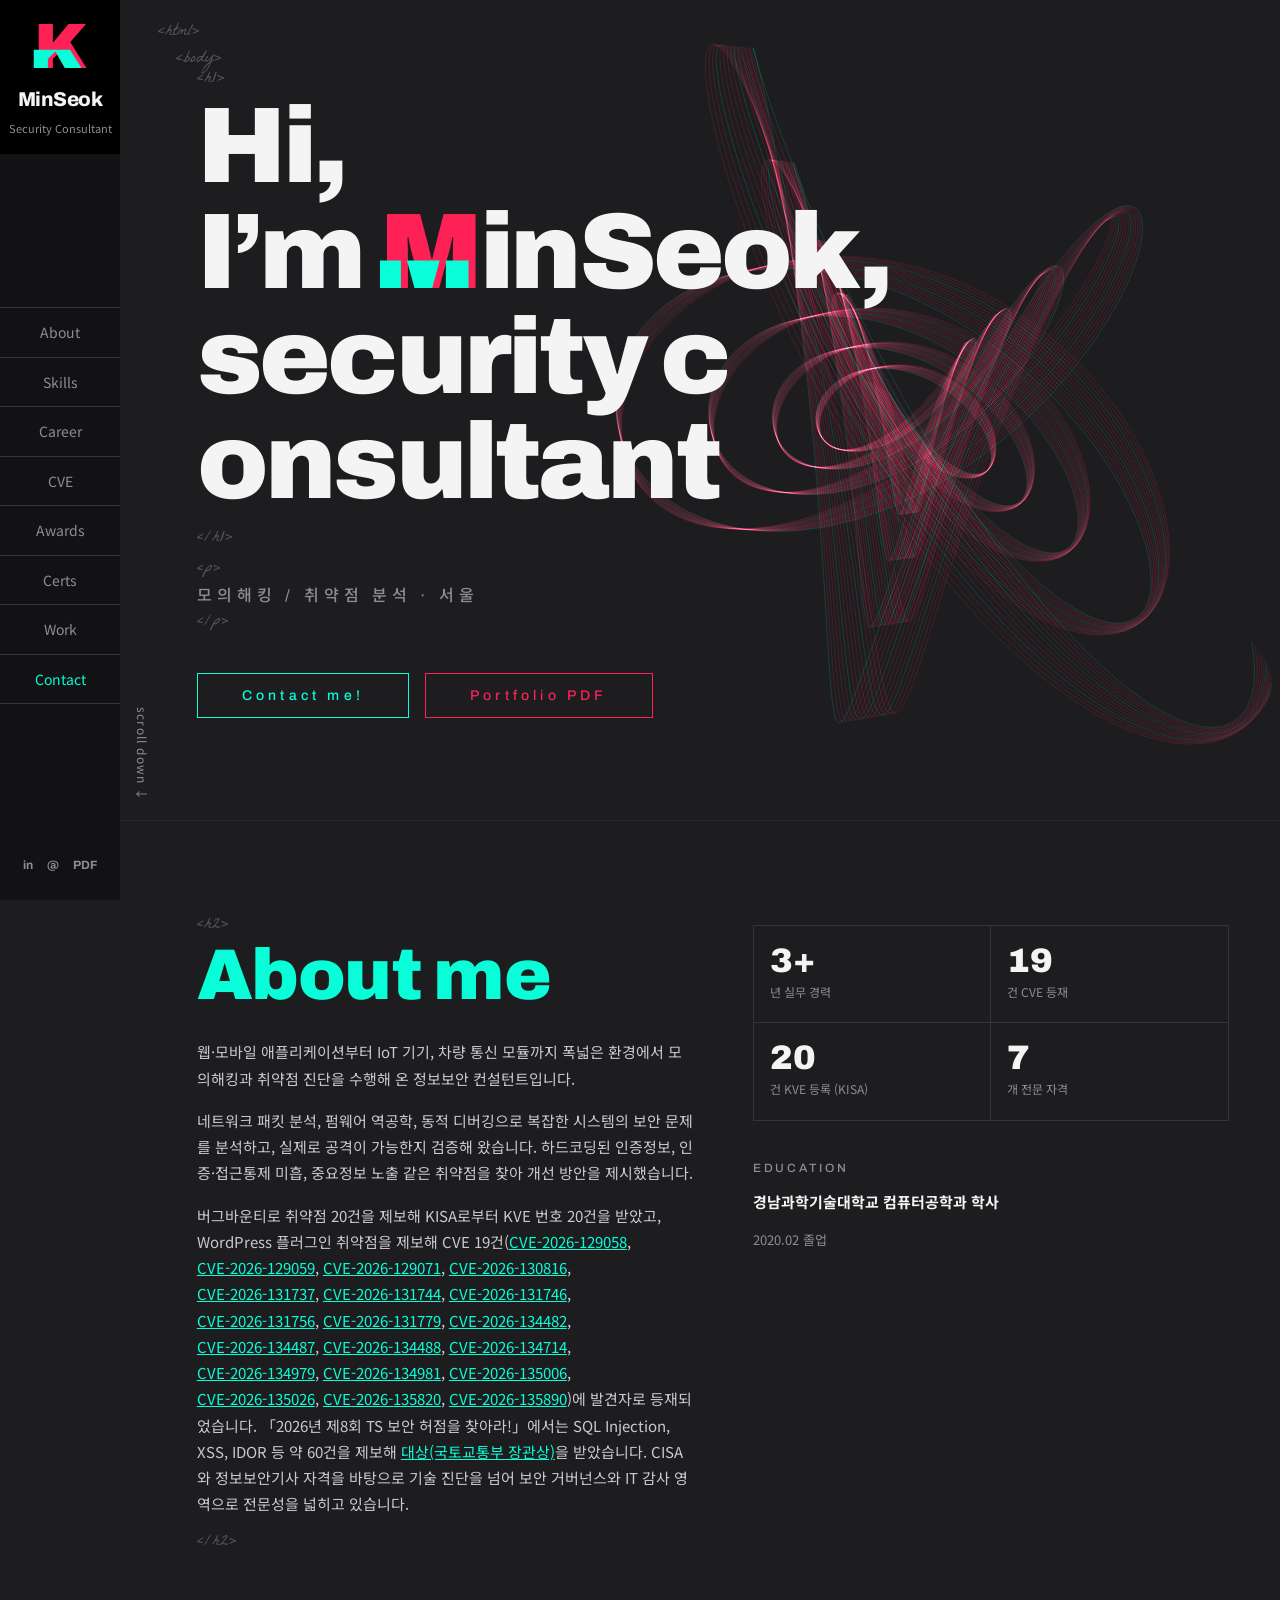
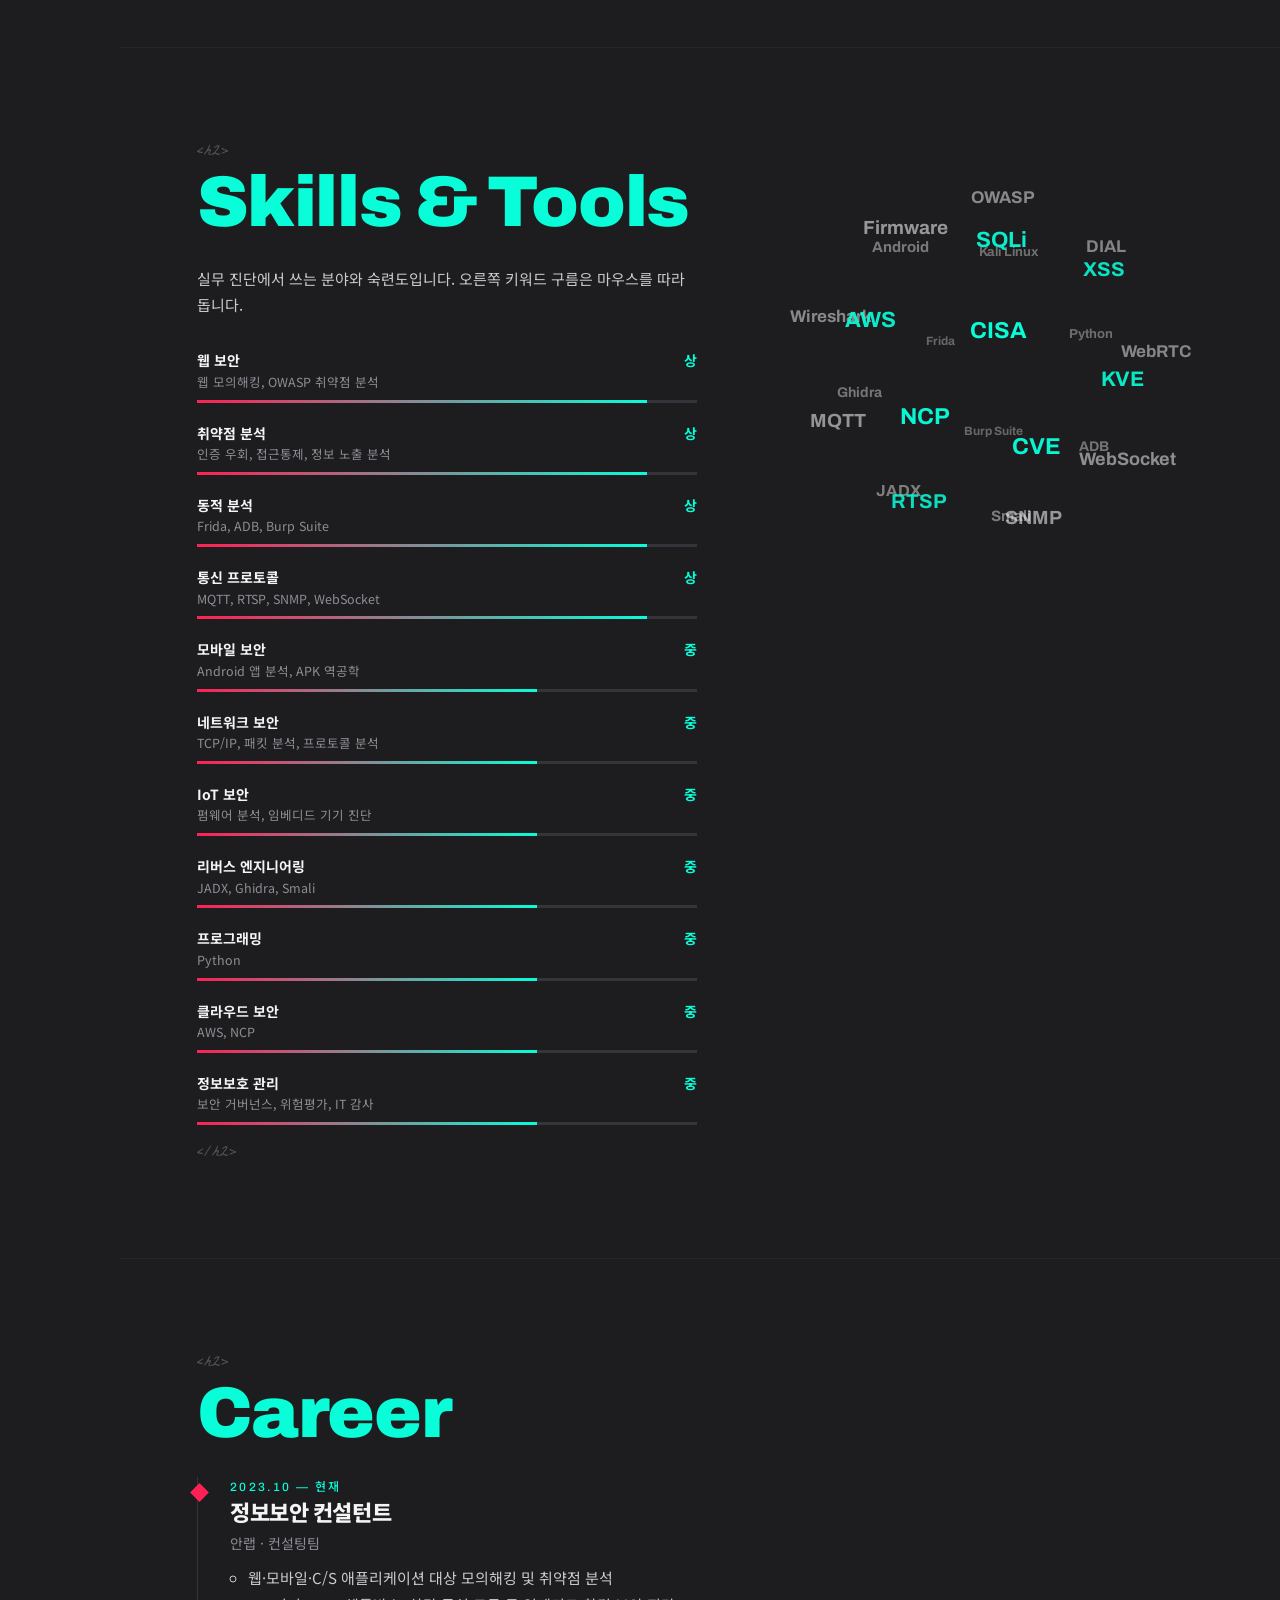
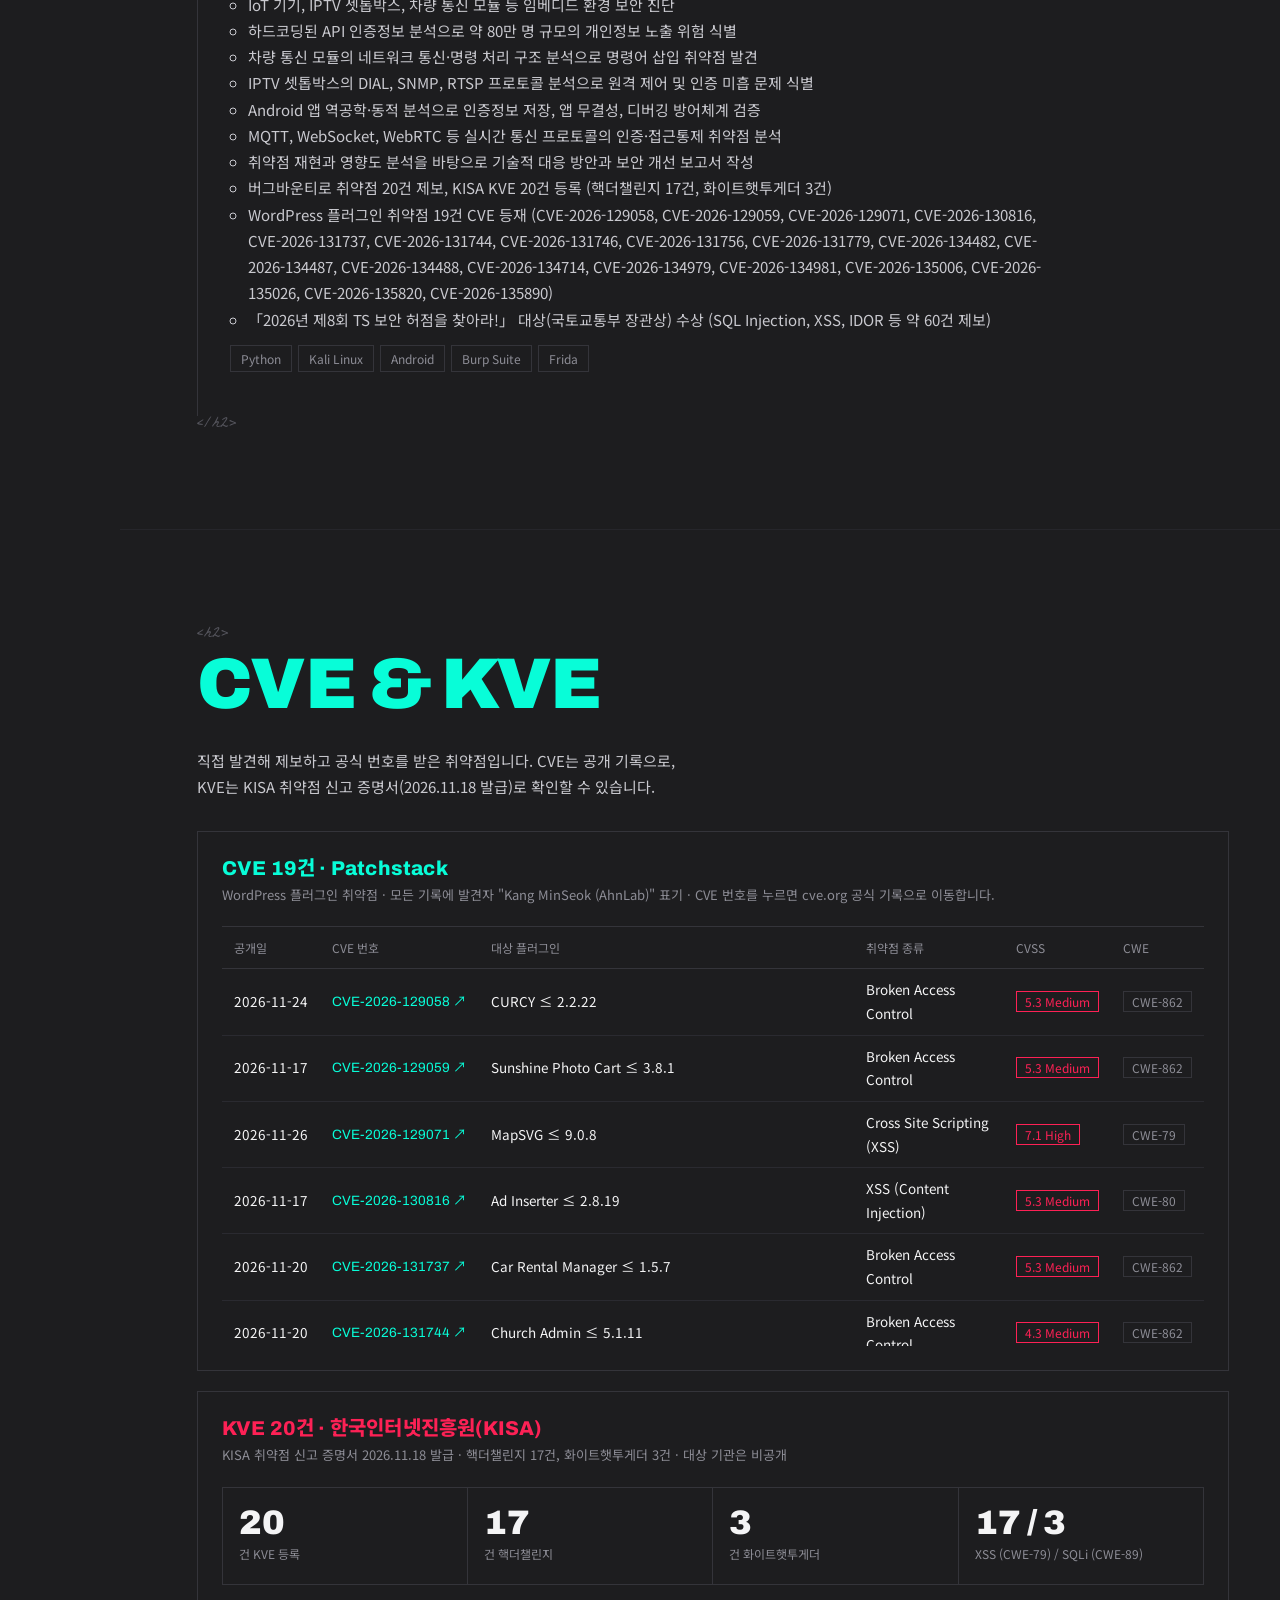
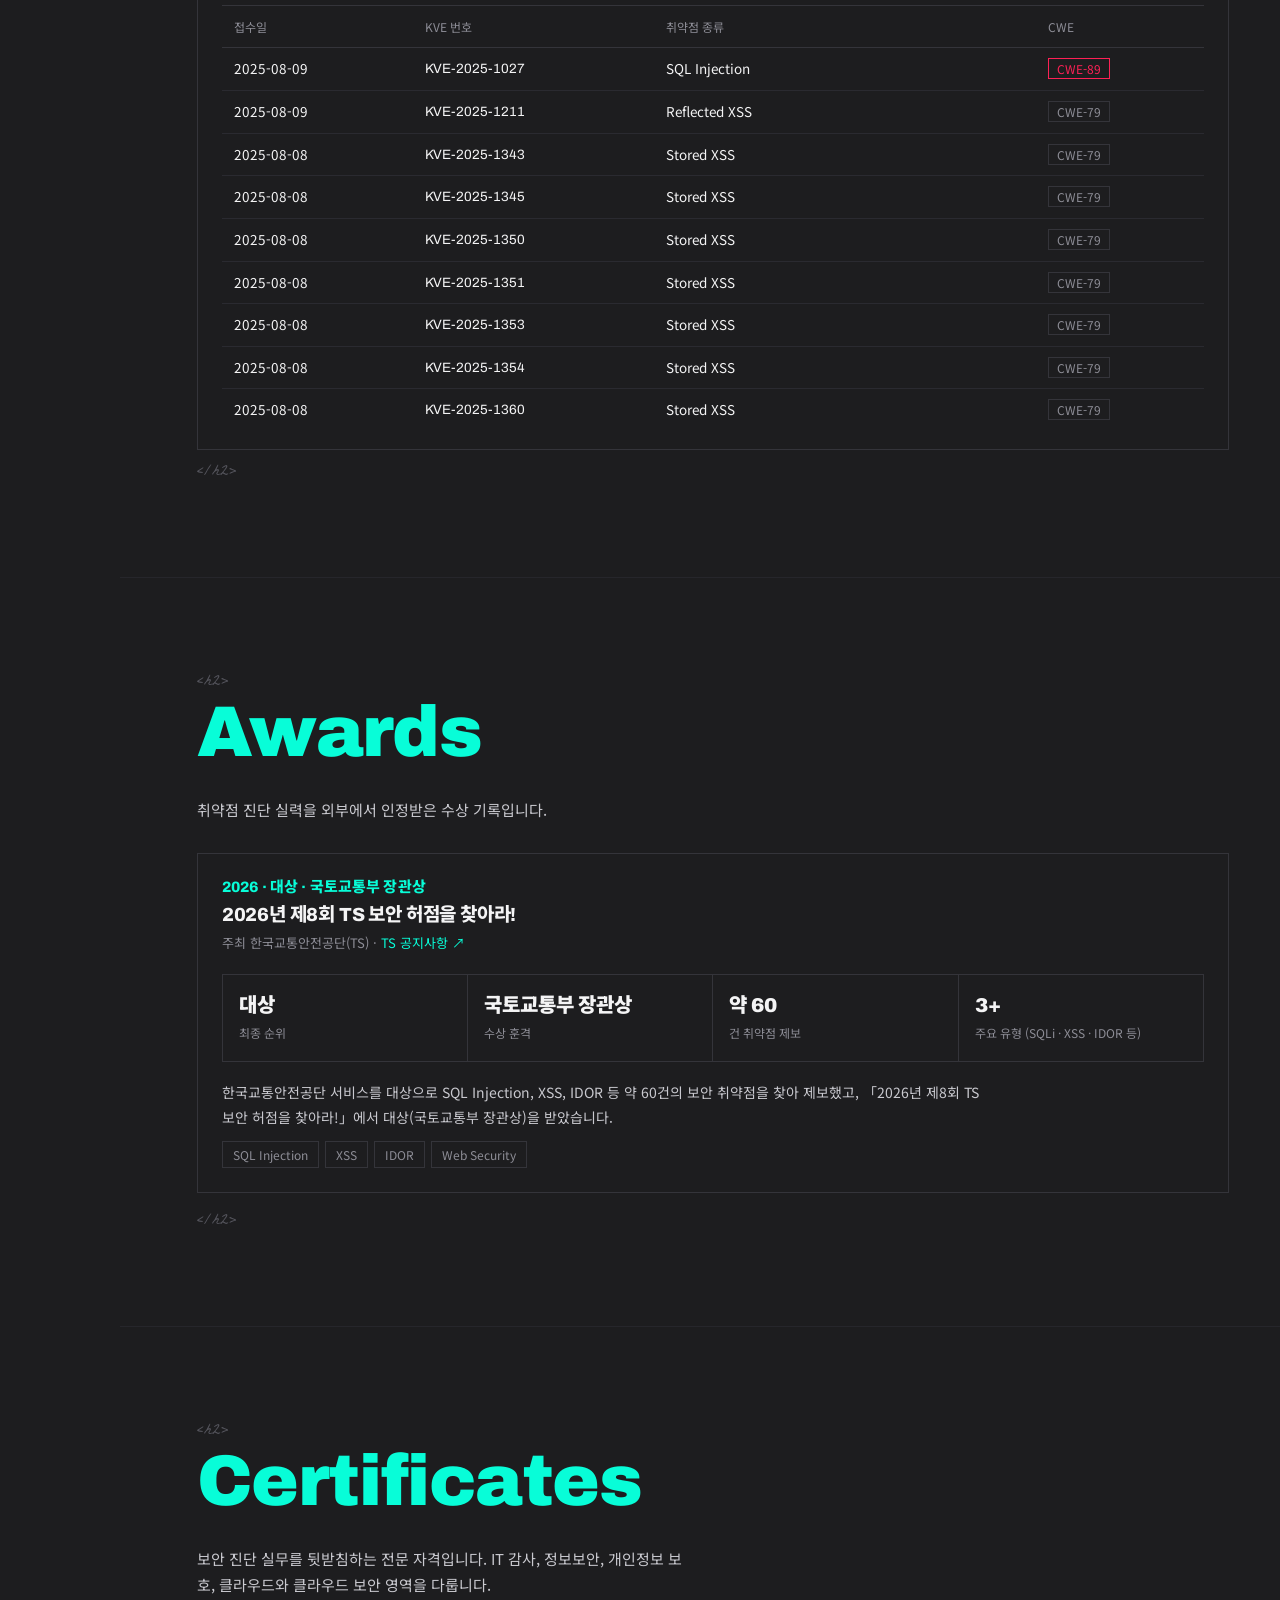
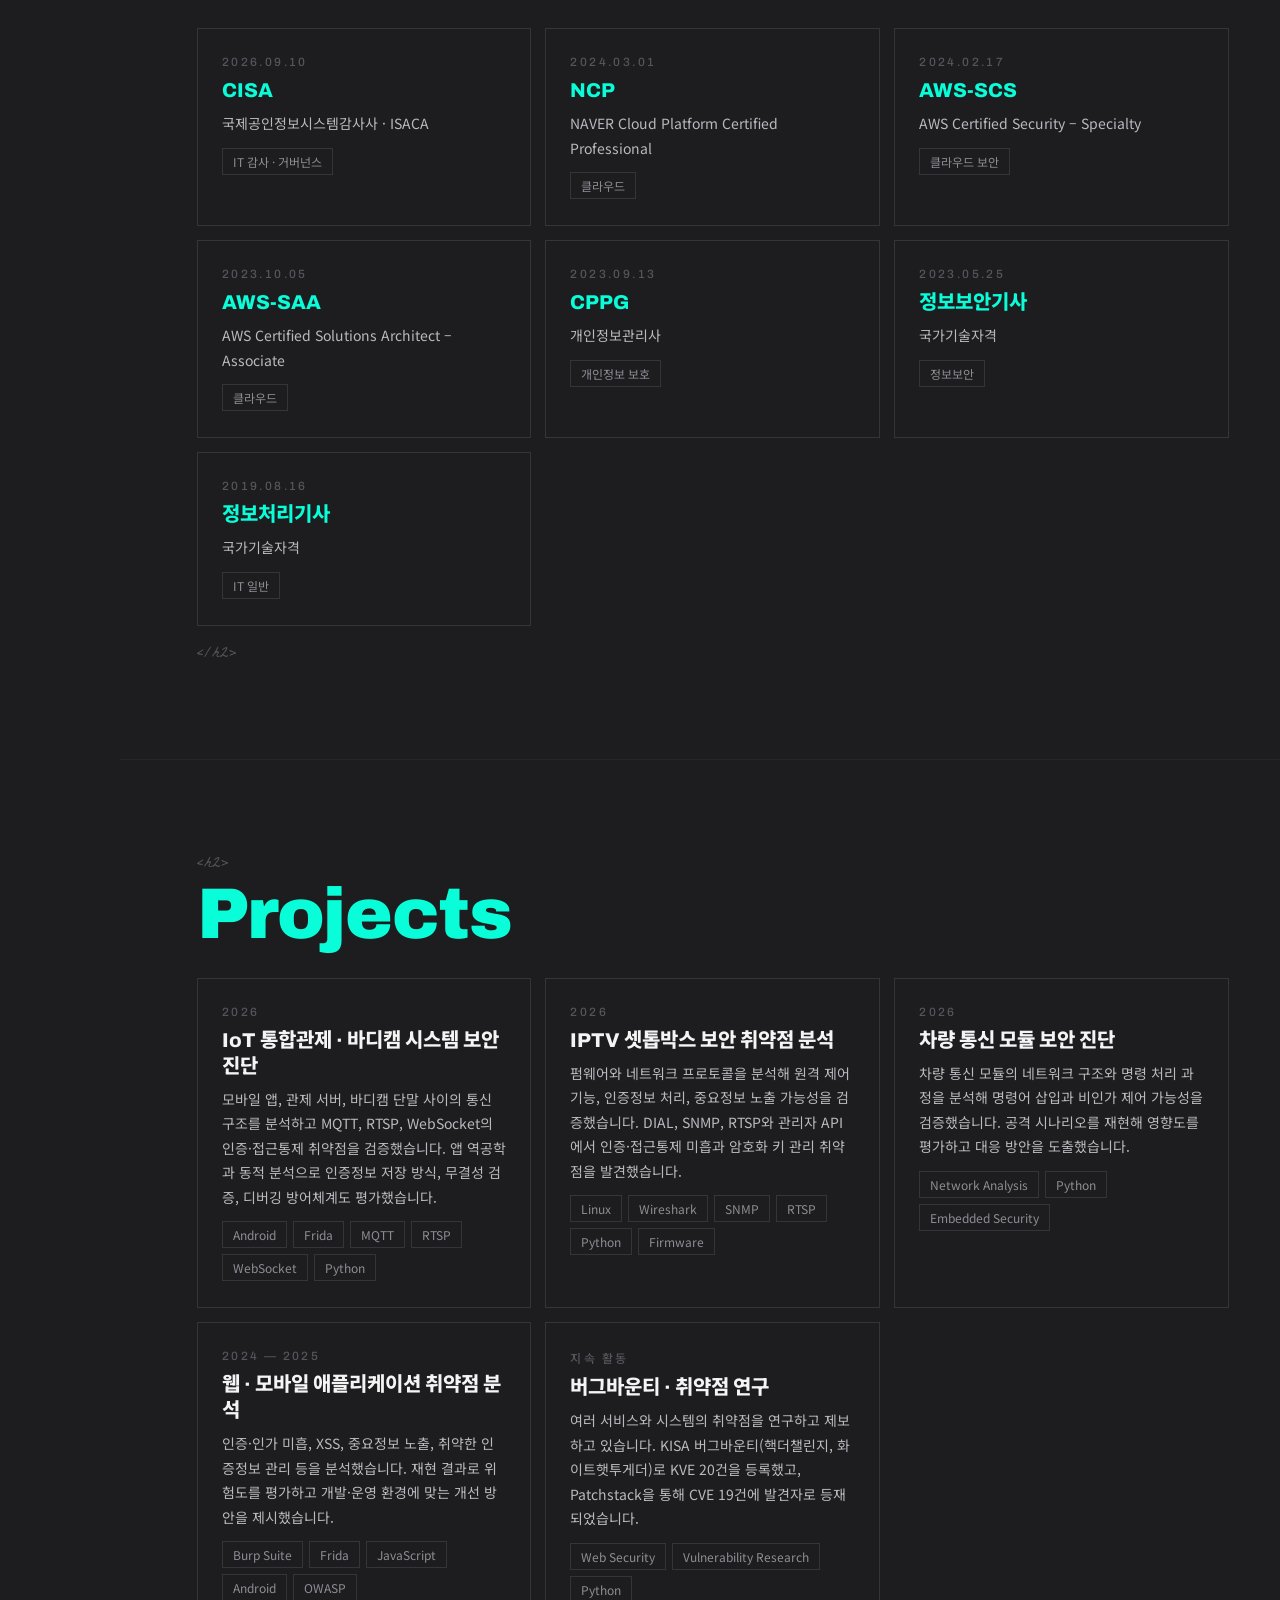
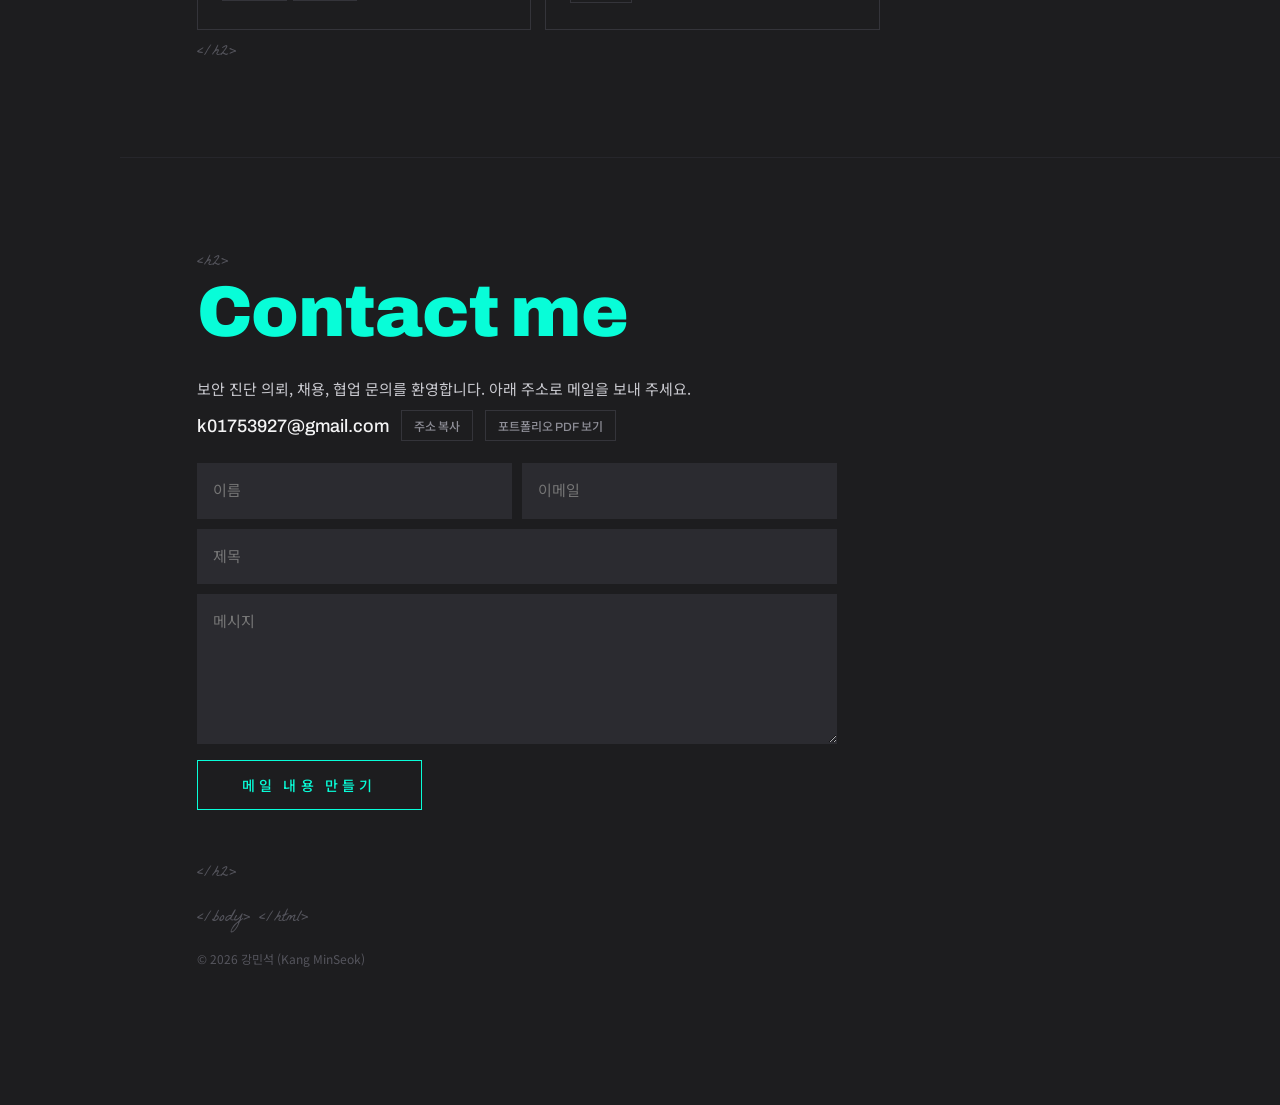
<file: index.html>
<!doctype html>
<html lang="ko">
<head>
<meta charset="utf-8">
<meta name="viewport" content="width=device-width, initial-scale=1, viewport-fit=cover">
<meta name="description" content="강민석 · 정보보안 컨설턴트 / 모의해킹 및 취약점 분석 전문가">
<title>강민석 · Security Consultant</title>
<link rel="preconnect" href="https://fonts.googleapis.com">
<link rel="preconnect" href="https://fonts.gstatic.com" crossorigin>
<link rel="stylesheet" href="https://fonts.googleapis.com/css2?family=Archivo:wght@500;800;900&family=La+Belle+Aurore&family=Noto+Sans+KR:wght@300;400;700;900&display=swap">
<style>
/* Layout: fixed left rail (monogram + nav) beside one long dark scroll; hero type on the left, ink-line canvas on the right */
:root{
  color-scheme: dark;
  --bg:#1d1d1f;
  --rail:#121214;
  --panel:#252528;
  --line:#34343a;
  --fg:#f4f4f5;
  --muted:#8d8d96;
  --faint:#55555d;
  --pink:#fd2155;
  --mint:#08fdd8;
  --display:"Archivo","Noto Sans KR",system-ui,sans-serif;
  --body:"Noto Sans KR",system-ui,-apple-system,"Apple SD Gothic Neo",sans-serif;
  --hand:"La Belle Aurore","Comic Sans MS",cursive;
  --railw:120px;
}
*{box-sizing:border-box}
html{scroll-behavior:smooth}
body{margin:0;background:var(--bg);color:var(--fg);font-family:var(--body);font-size:15px;line-height:1.75;overflow-x:hidden}
a{color:inherit}
:focus-visible{outline:2px solid var(--mint);outline-offset:3px}

/* ---------- left rail ---------- */
.rail{position:fixed;inset:0 auto 0 0;width:calc(var(--railw) + env(safe-area-inset-left,0px));padding-left:env(safe-area-inset-left,0px);background:var(--rail);display:flex;flex-direction:column;z-index:20}
.brand{background:#000;padding:18px 8px 16px;text-align:center;text-decoration:none;display:block}
.mono{font-family:var(--display);font-weight:900;font-size:64px;line-height:.9;position:relative;display:inline-block;color:var(--pink)}
.mono::before{content:attr(data-l);position:absolute;left:-5px;top:0;color:var(--mint);clip-path:inset(55% 0 0 0)}
.brand b{display:block;font-family:var(--display);font-weight:800;font-size:20px;letter-spacing:-.5px;margin-top:6px}
.brand small{display:block;font-size:11px;color:var(--muted);margin-top:2px}
.nav{margin-top:auto;margin-bottom:auto;border-top:1px solid var(--line)}
.nav a{display:block;text-align:center;padding:12px 4px;border-bottom:1px solid var(--line);color:var(--muted);text-decoration:none;font-size:14px;transition:color .2s}
.nav a:hover,.nav a.on{color:var(--mint)}
.social{display:flex;justify-content:center;gap:14px;padding:0 0 28px}
.social a{color:var(--muted);text-decoration:none;font:700 12px var(--display)}
.social a:hover{color:var(--mint)}

/* ---------- main ---------- */
main{margin-left:calc(var(--railw) + env(safe-area-inset-left,0px))}
.wrap{padding-left:max(16px,6vw);padding-right:max(16px,env(safe-area-inset-right,0px),4vw);position:relative}
.tag{font-family:var(--hand);color:var(--faint);font-size:17px;line-height:1;display:block;user-select:none}
.tag.in{margin-left:-24px}
section{padding-block:96px;border-top:1px solid #26262b}

/* hero */
.hero{position:relative;min-height:min(820px,100svh);display:flex;flex-direction:column;justify-content:center;padding-block:48px 72px;border-top:0;overflow:hidden}
#ink{position:absolute;inset:0;width:100%;height:100%;z-index:0}
.hero .wrap{z-index:1}
.top-tags{position:absolute;top:24px;left:max(16px,3vw);z-index:1}
.top-tags .tag + .tag{margin:10px 0 0 18px}
h1{font-family:var(--display);font-weight:900;font-size:clamp(46px,8.4vw,112px);line-height:.98;letter-spacing:-.035em;margin:6px 0 14px;text-wrap:balance}
h1 .ln{display:block}
.ch{display:inline-block;transition:color .2s}
.ch:hover{color:var(--mint)}
.ch.rb{animation:rubber .8s}
.ch.hi{color:var(--pink);position:relative}
.ch.hi::before{content:attr(data-c);position:absolute;left:-.06em;top:0;color:var(--mint);clip-path:inset(58% 0 0 0)}
@keyframes rubber{0%{transform:scale(1,1)}30%{transform:scale(1.25,.75)}40%{transform:scale(.75,1.25)}50%{transform:scale(1.15,.85)}65%{transform:scale(.95,1.05)}75%{transform:scale(1.05,.95)}100%{transform:scale(1,1)}}
.sub{font-family:var(--display);font-weight:500;letter-spacing:.32em;color:var(--muted);font-size:clamp(12px,1.4vw,16px);margin:4px 0}
.btn{display:inline-block;margin-top:42px;border:1px solid var(--mint);color:var(--mint);padding:14px 44px;letter-spacing:.3em;font:500 14px var(--display);text-decoration:none;background:transparent;cursor:pointer;position:relative;overflow:hidden;transition:color .3s}
.btn::after{content:"";position:absolute;inset:0;background:var(--mint);transform:scaleX(0);transform-origin:left;transition:transform .35s;z-index:-1}
.btn:hover{color:var(--bg)}
.btn.ghost{margin-left:12px;border-color:var(--pink);color:var(--pink)}
.btn.ghost::after{background:var(--pink)}
.btn.ghost:hover{color:#fff}
@media (max-width:420px){.btn.ghost{margin-left:0}}
.btn:hover::after{transform:scaleX(1)}
.btn{z-index:0}
.scroll{position:absolute;left:12px;bottom:18px;writing-mode:vertical-rl;font-size:12px;color:var(--muted);letter-spacing:.1em;z-index:1}

/* section heads */
h2{font-family:var(--display);font-weight:900;color:var(--mint);font-size:clamp(36px,5.6vw,72px);line-height:1.05;letter-spacing:-.02em;margin:4px 0 26px;text-wrap:balance}
.lead{max-width:62ch;color:#c9c9cf}
.lead p{margin:0 0 16px}
.two{display:grid;grid-template-columns:minmax(0,1.05fr) minmax(0,1fr);gap:56px;align-items:start}

/* stats */
.facts{display:grid;grid-template-columns:repeat(3,minmax(0,1fr));gap:1px;background:var(--line);border:1px solid var(--line);margin-top:28px}
.facts div{background:var(--bg);padding:18px 16px}
.facts b{display:block;font:900 34px/1 var(--display);color:var(--fg);font-variant-numeric:tabular-nums}
.facts span{font-size:12px;color:var(--muted)}

.about-facts{grid-template-columns:repeat(2,minmax(0,1fr))}
/* skills */
.bars{display:grid;gap:18px;margin-top:6px}
.bar header{display:flex;justify-content:space-between;font-size:14px;margin-bottom:8px}
.bar header{gap:12px}.bar header>span:last-child{color:var(--mint);font-weight:700;flex:none}.bn{color:var(--fg)!important;font-weight:700}.bn small{display:block;font-weight:400;color:var(--muted);font-size:12.5px;line-height:1.5}
.track{height:3px;background:var(--line);position:relative}
.fill{position:absolute;inset:0 auto 0 0;background:linear-gradient(90deg,var(--pink),var(--mint));transform-origin:left}
@media (prefers-reduced-motion:no-preference){.fill{animation:grow 1.4s cubic-bezier(.2,.7,.2,1) both}}
@keyframes grow{from{transform:scaleX(.08)}to{transform:scaleX(1)}}
#cloud{width:100%;max-width:440px;aspect-ratio:1;display:block;margin:0 auto}

/* experience */
.tl{list-style:none;margin:0;padding:0;border-left:1px solid var(--line);max-width:860px}
.tl li{position:relative;padding:0 0 44px 32px}
.tl li::before{content:"";position:absolute;left:-5px;top:9px;width:9px;height:9px;background:var(--bg);border:2px solid var(--pink);transform:rotate(45deg)}
.tl li:first-child::before{background:var(--pink)}
.when{font:500 12px var(--display);letter-spacing:.2em;color:var(--mint);font-variant-numeric:tabular-nums}
.tl h3{font:800 22px/1.3 var(--display);margin:6px 0 2px;letter-spacing:-.01em}
.org{color:var(--muted);font-size:14px;margin-bottom:10px}
.tl ul{margin:0;padding-left:18px;color:#c9c9cf}
.tl ul li{padding:0;border:0}
.tl ul li::before{display:none}
.chips{display:flex;flex-wrap:wrap;gap:6px;margin-top:12px}
.chips span{font-size:12px;border:1px solid var(--line);color:var(--muted);padding:2px 10px}

/* projects */
.grid{display:grid;grid-template-columns:repeat(auto-fill,minmax(min(100%,300px),1fr));gap:14px}
.card{border:1px solid var(--line)}
.card{background:var(--bg);padding:26px 24px;position:relative;transition:background .25s}
.card:hover{background:var(--panel)}
.card .yr{font:500 12px var(--display);letter-spacing:.2em;color:var(--faint)}
.card h3{font:800 20px/1.3 var(--display);margin:8px 0 8px}
.card p{margin:0;color:#b9b9c0;font-size:14px}
.card:hover h3{color:var(--pink)}

.certs .card h3{color:var(--mint)}.certs .card:hover h3{color:var(--pink)}

.award .vid{font-size:15px}
.award-t{font:800 19px/1.35 var(--display);margin:6px 0 4px;letter-spacing:-.01em}
.award-d{margin:18px 0 0;color:#c9c9cf;font-size:14px;max-width:760px}
.award .facts b{font-size:20px;line-height:1.25;word-break:keep-all}
.award .facts span{display:block;margin-top:4px}

/* cve */
.vid{font:800 20px/1.2 var(--display);color:var(--mint);letter-spacing:.01em;font-variant-numeric:tabular-nums}
.bb{margin-top:28px;border:1px solid var(--line);padding:24px;max-width:1100px}
.bb-head{display:flex;flex-wrap:wrap;justify-content:space-between;align-items:flex-start;gap:12px}
.bb-sub{margin:4px 0 0;color:var(--muted);font-size:13px}
.bb-facts{grid-template-columns:repeat(4,minmax(0,1fr));margin-top:20px}
.bb-table{overflow-x:auto;margin-top:20px;max-height:420px;overflow-y:auto;border-top:1px solid var(--line)}
.bb-table table{width:100%;border-collapse:collapse;font-size:13.5px;min-width:520px}
.bb-table th{position:sticky;top:0;background:var(--bg);text-align:left;color:var(--muted);font-weight:400;font-size:12px;padding:10px 12px;border-bottom:1px solid var(--line)}
.bb-table td{padding:9px 12px;border-bottom:1px solid #2a2a30;font-variant-numeric:tabular-nums}
.bb-table td:nth-child(2){font-family:var(--display);color:var(--fg);white-space:nowrap}
.cvelink{color:var(--mint);text-decoration:none}.cvelink:hover{text-decoration:underline}
.bb + .bb{margin-top:20px}
.cwe{font-size:12px;padding:1px 8px;border:1px solid var(--line);color:var(--muted);white-space:nowrap}
.cwe.sqli{border-color:var(--pink);color:var(--pink)}
@media (max-width:760px){.bb{padding:18px}.bb-facts{grid-template-columns:repeat(2,minmax(0,1fr))}}
/* edu */
.edu{display:grid;grid-template-columns:repeat(auto-fit,minmax(min(100%,260px),1fr));gap:36px}
.edu h4{font:500 12px var(--display);letter-spacing:.24em;color:var(--muted);margin:0 0 14px;text-transform:uppercase}
.edu dl{margin:0;display:grid;gap:14px}
.edu dt{font-weight:700}
.edu dd{margin:0;color:var(--muted);font-size:13px;font-variant-numeric:tabular-nums}

/* contact */
form{display:grid;grid-template-columns:1fr 1fr;gap:10px;max-width:640px;margin-top:22px}
form .full{grid-column:1/-1}
input,textarea{width:100%;background:#2b2b30;border:0;border-bottom:1px solid transparent;color:var(--fg);font:inherit;padding:14px 16px}
input:focus,textarea:focus{outline:none;border-bottom-color:var(--mint)}
textarea{min-height:150px;resize:vertical}
.mail{display:flex;flex-wrap:wrap;align-items:center;gap:12px;margin-top:8px}
.mail code{font:500 18px var(--display);color:var(--fg);user-select:all}
.mini{border:1px solid var(--line);background:none;color:var(--muted);font:500 12px var(--display);padding:6px 12px;cursor:pointer}
.mini:hover{color:var(--mint);border-color:var(--mint)}
.note{color:var(--mint);font-size:13px;min-height:1.5em}
footer{padding-block:28px 40px;color:var(--faint);font-size:12px}

/* ---------- phone ---------- */
@media (max-width:760px){
  :root{--railw:0px}
  .rail{position:sticky;top:env(safe-area-inset-top,0px);inset:auto;width:auto;flex-direction:row;align-items:center;padding-left:max(12px,env(safe-area-inset-left,0px));padding-right:max(12px,env(safe-area-inset-right,0px));height:56px;border-bottom:1px solid var(--line)}
  body::before{content:"";position:fixed;inset:0 0 auto;height:env(safe-area-inset-top,0px);z-index:30;background:var(--rail)}
  .brand{background:none;padding:0;display:flex;align-items:center;gap:8px}
  .mono{font-size:30px}.mono::before{left:-3px}
  .brand b{font-size:16px;margin:0}.brand small{display:none}
  .nav{display:flex;margin:0 0 0 auto;border:0;overflow-x:auto}
  .nav a{border:0;padding:8px 7px;font-size:13px;white-space:nowrap}
  .social{display:none}
  main{margin-left:0}
  .two{grid-template-columns:minmax(0,1fr);gap:36px}
  .hero{min-height:0;padding-block:72px 64px}
  .scroll{display:none}
  section{padding-block:64px}
  form{grid-template-columns:1fr}
  .facts b{font-size:26px}
  #ink{opacity:.55}
}
@media (max-width:460px){.nav a:nth-child(n+5){display:none}}
@media (prefers-reduced-motion:reduce){*{animation:none!important;transition:none!important}html{scroll-behavior:auto}}
</style>
</head>
<body>

<aside class="rail">
  <a class="brand" href="#top" aria-label="맨 위로">
    <span class="mono" data-l="K" id="mono">K</span>
    <b id="brandName">MinSeok</b>
    <small id="brandRole">Security Consultant</small>
  </a>
  <nav class="nav" id="nav">
    <a href="#about">About</a>
    <a href="#skills">Skills</a>
    <a href="#career">Career</a>
    <a href="#cve">CVE</a>
    <a href="#awards">Awards</a>
    <a href="#certs">Certs</a>
    <a href="#work">Work</a>
    <a href="#contact">Contact</a>
  </nav>
  <div class="social">
    <a href="https://www.linkedin.com/in/minseok-kang-399813284/" target="_blank" rel="noopener" aria-label="LinkedIn">in</a>
    <a href="#contact" aria-label="이메일">@</a>
    <a href="portfolio.pdf" target="_blank" rel="noopener" aria-label="포트폴리오 PDF">PDF</a>
  </div>
</aside>

<main id="top">
  <!-- HERO -->
  <header class="hero">
    <canvas id="ink" aria-hidden="true"></canvas>
    <div class="top-tags"><span class="tag">&lt;html&gt;</span><span class="tag">&lt;body&gt;</span></div>
    <div class="wrap">
      <span class="tag">&lt;h1&gt;</span>
      <h1 id="hero" aria-label="Hi, I'm MinSeok, security consultant">
        <span class="ln">Hi,</span>
        <span class="ln">I’m <span data-name>MinSeok</span>,</span>
        <span class="ln">security consultant</span>
      </h1>
      <span class="tag">&lt;/h1&gt;</span>
      <span class="tag" style="margin-top:14px">&lt;p&gt;</span>
      <p class="sub">모의해킹 / 취약점 분석 · 서울</p>
      <span class="tag">&lt;/p&gt;</span>
      <a class="btn" href="#contact">Contact me!</a>
      <a class="btn ghost" href="portfolio.pdf" target="_blank" rel="noopener">Portfolio PDF</a>
    </div>
    <span class="scroll">scroll down ↓</span>
  </header>

  <!-- ABOUT -->
  <section id="about">
    <div class="wrap two">
      <div>
        <span class="tag">&lt;h2&gt;</span>
        <h2>About me</h2>
        <div class="lead">
          <p>웹·모바일 애플리케이션부터 IoT 기기, 차량 통신 모듈까지 폭넓은 환경에서 모의해킹과 취약점 진단을 수행해 온 정보보안 컨설턴트입니다.</p>
          <p>네트워크 패킷 분석, 펌웨어 역공학, 동적 디버깅으로 복잡한 시스템의 보안 문제를 분석하고, 실제로 공격이 가능한지 검증해 왔습니다. 하드코딩된 인증정보, 인증·접근통제 미흡, 중요정보 노출 같은 취약점을 찾아 개선 방안을 제시했습니다.</p>
          <p>버그바운티로 취약점 20건을 제보해 KISA로부터 KVE 번호 20건을 받았고, WordPress 플러그인 취약점을 제보해 CVE 19건(<a href="#cve" style="color:var(--mint);white-space:nowrap">CVE-2026-129058</a>, <a href="#cve" style="color:var(--mint);white-space:nowrap">CVE-2026-129059</a>, <a href="#cve" style="color:var(--mint);white-space:nowrap">CVE-2026-129071</a>, <a href="#cve" style="color:var(--mint);white-space:nowrap">CVE-2026-130816</a>, <a href="#cve" style="color:var(--mint);white-space:nowrap">CVE-2026-131737</a>, <a href="#cve" style="color:var(--mint);white-space:nowrap">CVE-2026-131744</a>, <a href="#cve" style="color:var(--mint);white-space:nowrap">CVE-2026-131746</a>, <a href="#cve" style="color:var(--mint);white-space:nowrap">CVE-2026-131756</a>, <a href="#cve" style="color:var(--mint);white-space:nowrap">CVE-2026-131779</a>, <a href="#cve" style="color:var(--mint);white-space:nowrap">CVE-2026-134482</a>, <a href="#cve" style="color:var(--mint);white-space:nowrap">CVE-2026-134487</a>, <a href="#cve" style="color:var(--mint);white-space:nowrap">CVE-2026-134488</a>, <a href="#cve" style="color:var(--mint);white-space:nowrap">CVE-2026-134714</a>, <a href="#cve" style="color:var(--mint);white-space:nowrap">CVE-2026-134979</a>, <a href="#cve" style="color:var(--mint);white-space:nowrap">CVE-2026-134981</a>, <a href="#cve" style="color:var(--mint);white-space:nowrap">CVE-2026-135006</a>, <a href="#cve" style="color:var(--mint);white-space:nowrap">CVE-2026-135026</a>, <a href="#cve" style="color:var(--mint);white-space:nowrap">CVE-2026-135820</a>, <a href="#cve" style="color:var(--mint);white-space:nowrap">CVE-2026-135890</a>)에 발견자로 등재되었습니다. 「2026년 제8회 TS 보안 허점을 찾아라!」에서는 SQL Injection, XSS, IDOR 등 약 60건을 제보해 <a href="#awards" style="color:var(--mint)">대상(국토교통부 장관상)</a>을 받았습니다. CISA와 정보보안기사 자격을 바탕으로 기술 진단을 넘어 보안 거버넌스와 IT 감사 영역으로 전문성을 넓히고 있습니다.</p>
        </div>
        <span class="tag">&lt;/h2&gt;</span>
      </div>
      <div>
        <div class="facts about-facts" style="margin-top:8px">
          <div><b>3+</b><span>년 실무 경력</span></div>
          <div><b>19</b><span>건 CVE 등재</span></div>
          <div><b>20</b><span>건 KVE 등록 (KISA)</span></div>
          <div><b>7</b><span>개 전문 자격</span></div>
        </div>
        <div class="edu" style="margin-top:40px" id="edu">
          <div>
            <h4>Education</h4>
            <dl>
              <dt>경남과학기술대학교 컴퓨터공학과 학사</dt><dd>2020.02 졸업</dd>
            </dl>
          </div>
        </div>
      </div>
    </div>
  </section>

  <!-- SKILLS -->
  <section id="skills">
    <div class="wrap two">
      <div>
        <span class="tag">&lt;h2&gt;</span>
        <h2>Skills &amp; Tools</h2>
        <p class="lead" style="margin:0 0 30px">실무 진단에서 쓰는 분야와 숙련도입니다. 오른쪽 키워드 구름은 마우스를 따라 돕니다.</p>
        <div class="bars" id="bars"></div>
        <span class="tag" style="margin-top:20px">&lt;/h2&gt;</span>
      </div>
      <canvas id="cloud" aria-label="기술 키워드 구름"></canvas>
    </div>
  </section>

  <!-- CAREER -->
  <section id="career">
    <div class="wrap">
      <span class="tag">&lt;h2&gt;</span>
      <h2>Career</h2>
      <ol class="tl" id="tl"></ol>
      <span class="tag">&lt;/h2&gt;</span>
    </div>
  </section>

  <!-- CVE / BUG BOUNTY -->
  <section id="cve">
    <div class="wrap">
      <span class="tag">&lt;h2&gt;</span>
      <h2>CVE &amp; KVE</h2>
      <p class="lead" style="margin:0 0 30px">직접 발견해 제보하고 공식 번호를 받은 취약점입니다. CVE는 공개 기록으로, KVE는 KISA 취약점 신고 증명서(2026.11.18 발급)로 확인할 수 있습니다.</p>
      <div class="bb" style="margin-top:0">
        <div class="bb-head">
          <div>
            <div class="vid">CVE 19건 · Patchstack</div>
            <p class="bb-sub">WordPress 플러그인 취약점 · 모든 기록에 발견자 "Kang MinSeok (AhnLab)" 표기 · CVE 번호를 누르면 cve.org 공식 기록으로 이동합니다.</p>
          </div>
        </div>
        <div class="bb-table"><table>
          <thead><tr><th>공개일</th><th>CVE 번호</th><th>대상 플러그인</th><th>취약점 종류</th><th>CVSS</th><th>CWE</th></tr></thead>
          <tbody id="cverows"></tbody>
        </table></div>
      </div>
      <div class="bb">
        <div class="bb-head">
          <div>
            <div class="vid" style="color:var(--pink)">KVE 20건 · 한국인터넷진흥원(KISA)</div>
            <p class="bb-sub">KISA 취약점 신고 증명서 2026.11.18 발급 · 핵더챌린지 17건, 화이트햇투게더 3건 · 대상 기관은 비공개</p>
          </div>
        </div>
        <div class="facts bb-facts">
          <div><b>20</b><span>건 KVE 등록</span></div>
          <div><b>17</b><span>건 핵더챌린지</span></div>
          <div><b>3</b><span>건 화이트햇투게더</span></div>
          <div><b>17 / 3</b><span>XSS (CWE-79) / SQLi (CWE-89)</span></div>
        </div>
        <div class="bb-table"><table>
          <thead><tr><th>접수일</th><th>KVE 번호</th><th>취약점 종류</th><th>CWE</th></tr></thead>
          <tbody id="bbrows"></tbody>
        </table></div>
      </div>
      <span class="tag" style="margin-top:14px">&lt;/h2&gt;</span>
    </div>
  </section>

  <!-- AWARDS -->
  <section id="awards">
    <div class="wrap">
      <span class="tag">&lt;h2&gt;</span>
      <h2>Awards</h2>
      <p class="lead" style="margin:0 0 30px">취약점 진단 실력을 외부에서 인정받은 수상 기록입니다.</p>
      <div class="bb award" style="margin-top:0">
        <div class="bb-head">
          <div>
            <div class="vid">2026 · 대상 · 국토교통부 장관상</div>
            <h3 class="award-t">2026년 제8회 TS 보안 허점을 찾아라!</h3>
            <p class="bb-sub">주최 한국교통안전공단(TS) · <a class="cvelink" href="https://main.kotsa.or.kr/portal/bbs/notice_view.do?bbscCode=notice&amp;cateCode=&amp;bbscSeqn=18462&amp;pageNumb=1&amp;sechCdtn=&amp;sechKywd=&amp;menuCode=05010100" target="_blank" rel="noopener">TS 공지사항 ↗</a></p>
          </div>
        </div>
        <div class="facts bb-facts">
          <div><b>대상</b><span>최종 순위</span></div>
          <div><b>국토교통부 장관상</b><span>수상 훈격</span></div>
          <div><b>약 60</b><span>건 취약점 제보</span></div>
          <div><b>3+</b><span>주요 유형 (SQLi · XSS · IDOR 등)</span></div>
        </div>
        <p class="award-d">한국교통안전공단 서비스를 대상으로 SQL Injection, XSS, IDOR 등 약 60건의 보안 취약점을 찾아 제보했고, 「2026년 제8회 TS 보안 허점을 찾아라!」에서 대상(국토교통부 장관상)을 받았습니다.</p>
        <div class="chips"><span>SQL Injection</span><span>XSS</span><span>IDOR</span><span>Web Security</span></div>
      </div>
      <span class="tag" style="margin-top:20px">&lt;/h2&gt;</span>
    </div>
  </section>

  <!-- CERTIFICATES -->
  <section id="certs">
    <div class="wrap">
      <span class="tag">&lt;h2&gt;</span>
      <h2>Certificates</h2>
      <p class="lead" style="margin:0 0 30px">보안 진단 실무를 뒷받침하는 전문 자격입니다. IT 감사, 정보보안, 개인정보 보호, 클라우드와 클라우드 보안 영역을 다룹니다.</p>
      <div class="grid certs" id="certgrid"></div>
      <span class="tag" style="margin-top:20px">&lt;/h2&gt;</span>
    </div>
  </section>

  <!-- WORK -->
  <section id="work">
    <div class="wrap">
      <span class="tag">&lt;h2&gt;</span>
      <h2>Projects</h2>
      <div class="grid" id="grid"></div>
      <span class="tag" style="margin-top:14px">&lt;/h2&gt;</span>
    </div>
  </section>

  <!-- CONTACT -->
  <section id="contact">
    <div class="wrap">
      <span class="tag">&lt;h2&gt;</span>
      <h2>Contact me</h2>
      <p class="lead" style="margin:0">보안 진단 의뢰, 채용, 협업 문의를 환영합니다. 아래 주소로 메일을 보내 주세요.</p>
      <div class="mail">
        <code id="email">k01753927@gmail.com</code>
        <button class="mini" id="copy" type="button">주소 복사</button>
        <a class="mini" href="portfolio.pdf" target="_blank" rel="noopener" style="text-decoration:none">포트폴리오 PDF 보기</a>
      </div>
      <form id="form">
        <input id="f-name" placeholder="이름" required>
        <input id="f-mail" type="email" placeholder="이메일" required>
        <input id="f-subj" class="full" placeholder="제목">
        <textarea id="f-msg" class="full" placeholder="메시지" required></textarea>
        <div class="full"><button class="btn" style="margin-top:6px" type="submit">메일 내용 만들기</button></div>
        <p class="note full" id="note" aria-live="polite"></p>
      </form>
      <span class="tag">&lt;/h2&gt;</span>
    </div>
    <footer class="wrap"><span class="tag">&lt;/body&gt; &lt;/html&gt;</span><br>© 2026 강민석 (Kang MinSeok)</footer>
  </section>
</main>

<script>
/* ===== 내용 수정은 여기서 ===== */
const SKILLS=[
 ["웹 보안","웹 모의해킹, OWASP 취약점 분석","상"],
 ["취약점 분석","인증 우회, 접근통제, 정보 노출 분석","상"],
 ["동적 분석","Frida, ADB, Burp Suite","상"],
 ["통신 프로토콜","MQTT, RTSP, SNMP, WebSocket","상"],
 ["모바일 보안","Android 앱 분석, APK 역공학","중"],
 ["네트워크 보안","TCP/IP, 패킷 분석, 프로토콜 분석","중"],
 ["IoT 보안","펌웨어 분석, 임베디드 기기 진단","중"],
 ["리버스 엔지니어링","JADX, Ghidra, Smali","중"],
 ["프로그래밍","Python","중"],
 ["클라우드 보안","AWS, NCP","중"],
 ["정보보호 관리","보안 거버넌스, 위험평가, IT 감사","중"]
];
const CLOUD=["Burp Suite","Frida","Ghidra","JADX","Smali","ADB","Python","Kali Linux","Android","Wireshark","MQTT","RTSP","SNMP","WebSocket","WebRTC","DIAL","OWASP","Firmware","AWS","NCP","CVE","KVE","XSS","SQLi","CISA"];
const CAREER=[
 {when:"2023.10 — 현재",title:"정보보안 컨설턴트",org:"안랩 · 컨설팅팀",
  items:[
   "웹·모바일·C/S 애플리케이션 대상 모의해킹 및 취약점 분석",
   "IoT 기기, IPTV 셋톱박스, 차량 통신 모듈 등 임베디드 환경 보안 진단",
   "하드코딩된 API 인증정보 분석으로 약 80만 명 규모의 개인정보 노출 위험 식별",
   "차량 통신 모듈의 네트워크 통신·명령 처리 구조 분석으로 명령어 삽입 취약점 발견",
   "IPTV 셋톱박스의 DIAL, SNMP, RTSP 프로토콜 분석으로 원격 제어 및 인증 미흡 문제 식별",
   "Android 앱 역공학·동적 분석으로 인증정보 저장, 앱 무결성, 디버깅 방어체계 검증",
   "MQTT, WebSocket, WebRTC 등 실시간 통신 프로토콜의 인증·접근통제 취약점 분석",
   "취약점 재현과 영향도 분석을 바탕으로 기술적 대응 방안과 보안 개선 보고서 작성",
   "버그바운티로 취약점 20건 제보, KISA KVE 20건 등록 (핵더챌린지 17건, 화이트햇투게더 3건)","WordPress 플러그인 취약점 19건 CVE 등재 (CVE-2026-129058, CVE-2026-129059, CVE-2026-129071, CVE-2026-130816, CVE-2026-131737, CVE-2026-131744, CVE-2026-131746, CVE-2026-131756, CVE-2026-131779, CVE-2026-134482, CVE-2026-134487, CVE-2026-134488, CVE-2026-134714, CVE-2026-134979, CVE-2026-134981, CVE-2026-135006, CVE-2026-135026, CVE-2026-135820, CVE-2026-135890)","「2026년 제8회 TS 보안 허점을 찾아라!」 대상(국토교통부 장관상) 수상 (SQL Injection, XSS, IDOR 등 약 60건 제보)"],
  tags:["Python","Kali Linux","Android","Burp Suite","Frida"]}
];
const VULNS=[
 ["2026-11-24","CVE-2026-129058","CURCY ≤ 2.2.22","Broken Access Control","5.3",862],
 ["2026-11-17","CVE-2026-129059","Sunshine Photo Cart ≤ 3.8.1","Broken Access Control","5.3",862],
 ["2026-11-26","CVE-2026-129071","MapSVG ≤ 9.0.8","Cross Site Scripting (XSS)","7.1",79],
 ["2026-11-17","CVE-2026-130816","Ad Inserter ≤ 2.8.19","XSS (Content Injection)","5.3",80],
 ["2026-11-20","CVE-2026-131737","Car Rental Manager ≤ 1.5.7","Broken Access Control","5.3",862],
 ["2026-11-20","CVE-2026-131744","Church Admin ≤ 5.1.11","Broken Access Control","4.3",862],
 ["2026-11-24","CVE-2026-131746","Coupzy ≤ 2.1.14","Broken Access Control","5.3",862],
 ["2026-11-20","CVE-2026-131756","EventPrime ≤ 4.3.9.0","Broken Access Control","5.3",862],
 ["2026-11-24","CVE-2026-131779","Flexible Quantity – Measurement Price Calculator for WooCommerce ≤ 2.4.0","Broken Access Control","5.3",862],
 ["2026-11-24","CVE-2026-134482","Thank You Page Customizer for WooCommerce ≤ 1.2.5","Broken Access Control","5.3",862],
 ["2026-11-24","CVE-2026-134487","Radius Booking — Booking Calendar for Appointments & Services ≤ 1.0.22","Broken Access Control","6.5",862],
 ["2026-11-26","CVE-2026-134488","Radius Booking — Booking Calendar for Appointments & Services ≤ 1.0.22","Broken Access Control","7.5",862],
 ["2026-11-26","CVE-2026-134714","RepairBuddy ≤ 4.1237","Broken Access Control","7.5",862],
 ["2026-11-25","CVE-2026-134979","Prime Slider – Addons For Elementor ≤ 5.1.4","Broken Access Control","4.3",862],
 ["2026-11-25","CVE-2026-134981","Passster ≤ 4.3.25","Broken Access Control","5.3",862],
 ["2026-11-25","CVE-2026-135006","Converter for Media ≤ 6.7.2","Sensitive Data Exposure","5.3",538],
 ["2026-11-24","CVE-2026-135026","Tourfic ≤ 3.0.2","Broken Access Control","5.3",862],
 ["2026-11-25","CVE-2026-135820","WP User Manager ≤ 2.10.6","Broken Access Control","5.3",862],
 ["2026-11-25","CVE-2026-135890","Qi Blocks ≤ 1.5.4","Broken Access Control","4.3",862]
];
const BOUNTY=[
 ["2025-08-09","KVE-2025-1027","SQL Injection",89],
 ["2025-08-09","KVE-2025-1211","Reflected XSS",79],
 ["2025-08-08","KVE-2025-1343","Stored XSS",79],
 ["2025-08-08","KVE-2025-1345","Stored XSS",79],
 ["2025-08-08","KVE-2025-1350","Stored XSS",79],
 ["2025-08-08","KVE-2025-1351","Stored XSS",79],
 ["2025-08-08","KVE-2025-1353","Stored XSS",79],
 ["2025-08-08","KVE-2025-1354","Stored XSS",79],
 ["2025-08-08","KVE-2025-1360","Stored XSS",79],
 ["2025-08-08","KVE-2025-1363","Stored XSS",79],
 ["2025-08-08","KVE-2025-1372","SQL Injection",89],
 ["2025-08-01","KVE-2025-1406","Reflected XSS",79],
 ["2025-08-01","KVE-2025-1407","Reflected XSS",79],
 ["2025-08-01","KVE-2025-1410","Reflected XSS",79],
 ["2025-07-01","KVE-2025-2300","XSS를 이용한 관리자 계정 탈취",79],
 ["2025-07-01","KVE-2025-2310","Stored XSS",79],
 ["2025-07-01","KVE-2025-2315","Stored XSS",79],
 ["2024-07-31","KVE-2024-1609","Stored XSS",79],
 ["2024-07-31","KVE-2024-1610","Reflected XSS",79],
 ["2024-07-30","KVE-2024-1947","Time-based SQL Injection",89]
];
const CERTS=[
 {d:"2026.09.10",n:"CISA",f:"국제공인정보시스템감사사 · ISACA",k:"IT 감사 · 거버넌스"},
 {d:"2024.03.01",n:"NCP",f:"NAVER Cloud Platform Certified Professional",k:"클라우드"},
 {d:"2024.02.17",n:"AWS-SCS",f:"AWS Certified Security – Specialty",k:"클라우드 보안"},
 {d:"2023.10.05",n:"AWS-SAA",f:"AWS Certified Solutions Architect – Associate",k:"클라우드"},
 {d:"2023.09.13",n:"CPPG",f:"개인정보관리사",k:"개인정보 보호"},
 {d:"2023.05.25",n:"정보보안기사",f:"국가기술자격",k:"정보보안"},
 {d:"2019.08.16",n:"정보처리기사",f:"국가기술자격",k:"IT 일반"}
];
const WORK=[
 {yr:"2026",t:"IoT 통합관제 · 바디캠 시스템 보안 진단",d:"모바일 앱, 관제 서버, 바디캠 단말 사이의 통신 구조를 분석하고 MQTT, RTSP, WebSocket의 인증·접근통제 취약점을 검증했습니다. 앱 역공학과 동적 분석으로 인증정보 저장 방식, 무결성 검증, 디버깅 방어체계도 평가했습니다.",tags:["Android","Frida","MQTT","RTSP","WebSocket","Python"]},
 {yr:"2026",t:"IPTV 셋톱박스 보안 취약점 분석",d:"펌웨어와 네트워크 프로토콜을 분석해 원격 제어 기능, 인증정보 처리, 중요정보 노출 가능성을 검증했습니다. DIAL, SNMP, RTSP와 관리자 API에서 인증·접근통제 미흡과 암호화 키 관리 취약점을 발견했습니다.",tags:["Linux","Wireshark","SNMP","RTSP","Python","Firmware"]},
 {yr:"2026",t:"차량 통신 모듈 보안 진단",d:"차량 통신 모듈의 네트워크 구조와 명령 처리 과정을 분석해 명령어 삽입과 비인가 제어 가능성을 검증했습니다. 공격 시나리오를 재현해 영향도를 평가하고 대응 방안을 도출했습니다.",tags:["Network Analysis","Python","Embedded Security"]},
 {yr:"2024 — 2025",t:"웹 · 모바일 애플리케이션 취약점 분석",d:"인증·인가 미흡, XSS, 중요정보 노출, 취약한 인증정보 관리 등을 분석했습니다. 재현 결과로 위험도를 평가하고 개발·운영 환경에 맞는 개선 방안을 제시했습니다.",tags:["Burp Suite","Frida","JavaScript","Android","OWASP"]},
 {yr:"지속 활동",t:"버그바운티 · 취약점 연구",d:"여러 서비스와 시스템의 취약점을 연구하고 제보하고 있습니다. KISA 버그바운티(핵더챌린지, 화이트햇투게더)로 KVE 20건을 등록했고, Patchstack을 통해 CVE 19건에 발견자로 등재되었습니다.",tags:["Web Security","Vulnerability Research","Python"]}
];

/* ===== render ===== */
const $=s=>document.querySelector(s), esc=s=>String(s).replace(/[&<>"]/g,c=>({"&":"&amp;","<":"&lt;",">":"&gt;",'"':"&quot;"}[c]));
const LV={"상":90,"중":68};
$("#bars").innerHTML=SKILLS.map(([n,d,l])=>`<div class="bar"><header><span class="bn">${esc(n)}<small>${esc(d)}</small></span><span>${esc(l)}</span></header><div class="track"><div class="fill" style="width:${LV[l]}%"></div></div></div>`).join("");
$("#tl").innerHTML=CAREER.map(c=>`<li><div class="when">${esc(c.when)}</div><h3>${esc(c.title)}</h3><div class="org">${esc(c.org)}</div><ul>${c.items.map(i=>`<li>${esc(i)}</li>`).join("")}</ul><div class="chips">${c.tags.map(t=>`<span>${esc(t)}</span>`).join("")}</div></li>`).join("");
$("#grid").innerHTML=WORK.map(w=>`<article class="card"><div class="yr">${esc(w.yr)}</div><h3>${esc(w.t)}</h3><p>${esc(w.d)}</p><div class="chips">${w.tags.map(t=>`<span>${esc(t)}</span>`).join("")}</div></article>`).join("");

$("#certgrid").innerHTML=CERTS.map(c=>`<article class="card">${c.d?`<div class="yr">${esc(c.d)}</div>`:""}<h3>${esc(c.n)}</h3><p>${esc(c.f)}</p><div class="chips"><span>${esc(c.k)}</span></div></article>`).join("");

$("#cverows").innerHTML=VULNS.map(([d,id,pl,t,sc,w])=>`<tr><td style="white-space:nowrap">${d}</td><td><a class="cvelink" href="https://www.cve.org/CVERecord?id=${id}" target="_blank" rel="noopener">${id} ↗</a></td><td>${esc(pl)}</td><td>${esc(t)}</td><td><span class="cwe sqli">${sc} ${+sc>=9?"Critical":+sc>=7?"High":+sc>=4?"Medium":"Low"}</span></td><td><span class="cwe">CWE-${w}</span></td></tr>`).join("");

$("#bbrows").innerHTML=BOUNTY.map(([d,c,t,w])=>`<tr><td>${d}</td><td>${esc(c)}</td><td>${esc(t)}</td><td><span class="cwe${w===89?" sqli":""}">CWE-${w}</span></td></tr>`).join("");

/* hero letters: split into spans, first letter of name highlighted */
document.querySelectorAll("#hero .ln").forEach(ln=>{
  const walk=(node,isName)=>{
    [...node.childNodes].forEach(n=>{
      if(n.nodeType===3){
        const frag=document.createDocumentFragment();
        [...n.textContent].forEach((ch,i)=>{
          if(ch===" "){frag.append(" ");return}
          const s=document.createElement("span");s.className="ch";s.textContent=ch;s.setAttribute("aria-hidden","true");
          if(isName&&!node.dataset.done){s.classList.add("hi");s.dataset.c=ch;node.dataset.done=1}
          frag.append(s);
        });
        n.replaceWith(frag);
      } else walk(n,n.hasAttribute&&n.hasAttribute("data-name"));
    });
  };
  walk(ln,false);
});
document.querySelectorAll(".ch").forEach(s=>{
  s.addEventListener("mouseenter",()=>{s.classList.remove("rb");void s.offsetWidth;s.classList.add("rb")});
  s.addEventListener("animationend",()=>s.classList.remove("rb"));
});

/* nav highlight */
const links=[...document.querySelectorAll("#nav a")];
const io=new IntersectionObserver(es=>es.forEach(e=>{if(e.isIntersecting)links.forEach(a=>a.classList.toggle("on",a.getAttribute("href")==="#"+e.target.id))}),{rootMargin:"-45% 0px -50% 0px"});
document.querySelectorAll("section[id]").forEach(s=>io.observe(s));

/* contact */
$("#copy").addEventListener("click",()=>{
  const t=$("#email").textContent;
  navigator.clipboard?.writeText(t).then(()=>{$("#note").textContent="메일 주소를 복사했습니다."}).catch(()=>{
    const r=document.createRange();r.selectNodeContents($("#email"));const sel=getSelection();sel.removeAllRanges();sel.addRange(r);
    $("#note").textContent="주소를 선택해 두었습니다. Ctrl+C로 복사하세요.";
  }) ?? ($("#note").textContent="주소를 선택해서 복사하세요.");
});
$("#form").addEventListener("submit",e=>{
  e.preventDefault();
  const body=`[${$("#f-subj").value||"문의"}] ${$("#f-name").value} (${$("#f-mail").value})\n\n${$("#f-msg").value}`;
  navigator.clipboard?.writeText(body).then(()=>{$("#note").textContent="메일 내용을 복사했습니다. "+$("#email").textContent+" 으로 붙여 넣어 보내 주세요."})
    .catch(()=>{$("#note").textContent="복사하지 못했습니다. 위 주소로 직접 메일을 보내 주세요."});
});

const reduce=matchMedia("(prefers-reduced-motion: reduce)").matches;

/* ink lines: a damped harmonograph traced many times with slowly drifting phases */
(()=>{
  const c=$("#ink"),x=c.getContext("2d");let W,H,t=0,mx=.5,my=.5;
  const fit=()=>{const r=c.getBoundingClientRect(),d=Math.min(devicePixelRatio||1,2);W=r.width;H=r.height;c.width=W*d;c.height=H*d;x.setTransform(d,0,0,d,0,0)};
  addEventListener("resize",fit);fit();
  c.parentElement.addEventListener("pointermove",e=>{const r=c.getBoundingClientRect();mx=(e.clientX-r.left)/r.width;my=(e.clientY-r.top)/r.height});
  const draw=()=>{
    x.clearRect(0,0,W,H);
    const narrow=W<760, cx=narrow?W*.55:W*.68, cy=H*.5, R=Math.min(W*(narrow?.45:.3),H*.42);
    x.globalCompositeOperation="lighter";
    for(let k=0;k<14;k++){
      const ph=t*.0004+k*.035, f1=2.01+(mx-.5)*.04, f2=3+(my-.5)*.04;
      x.beginPath();
      for(let i=0;i<=900;i++){
        const s=i/900*26, d=Math.exp(-s*.06);
        const px=cx+R*d*(Math.sin(f1*s+ph)+.55*Math.sin(f2*s+1.3+ph*.7))*.75;
        const py=cy+R*d*(Math.sin(f2*s+ph*.5)*.8+.35*Math.sin(f1*s+2.1));
        i?x.lineTo(px,py):x.moveTo(px,py);
      }
      x.strokeStyle=k%5===0?"rgba(8,253,216,.18)":"rgba(253,33,85,.22)";x.lineWidth=.8;x.stroke();
    }
    x.globalCompositeOperation="source-over";
    t+=16; if(!reduce) requestAnimationFrame(draw);
  };
  draw();
})();

/* skill cloud: words on a sphere, rotation follows pointer */
(()=>{
  const c=$("#cloud"),x=c.getContext("2d");let S;
  const n=CLOUD.length,pts=CLOUD.map((w,i)=>{const p=Math.acos(-1+2*(i+.5)/n),th=Math.sqrt(n*Math.PI)*p;return{w,x:Math.cos(th)*Math.sin(p),y:Math.sin(th)*Math.sin(p),z:Math.cos(p)}});
  let vx=.004,vy=.003;
  const fit=()=>{const d=Math.min(devicePixelRatio||1,2);S=c.getBoundingClientRect().width;c.width=c.height=S*d;x.setTransform(d,0,0,d,0,0)};
  addEventListener("resize",fit);fit();
  c.addEventListener("pointermove",e=>{const r=c.getBoundingClientRect();vy=((e.clientX-r.left)/r.width-.5)*.03;vx=-((e.clientY-r.top)/r.height-.5)*.03});
  const frame=()=>{
    x.clearRect(0,0,S,S);
    const ca=Math.cos(vx),sa=Math.sin(vx),cb=Math.cos(vy),sb=Math.sin(vy);
    pts.forEach(p=>{let y=p.y*ca-p.z*sa,z=p.y*sa+p.z*ca;p.y=y;p.z=z;let X=p.x*cb+p.z*sb;z=-p.x*sb+p.z*cb;p.x=X;p.z=z});
    [...pts].sort((a,b)=>a.z-b.z).forEach(p=>{
      const k=(p.z+2)/3, r=S*.38;
      x.font=`700 ${Math.round(S*.04*k+6)}px Archivo, sans-serif`;
      x.fillStyle=p.z>.35?`rgba(8,253,216,${.35+.65*k})`:`rgba(244,244,245,${.15+.55*k})`;
      x.textAlign="center";x.textBaseline="middle";x.fillText(p.w,S/2+p.x*r,S/2+p.y*r);
    });
    if(!reduce) requestAnimationFrame(frame);
  };
  (document.fonts?document.fonts.ready:Promise.resolve()).then(frame);
})();
</script>
</body>
</html>
</file>
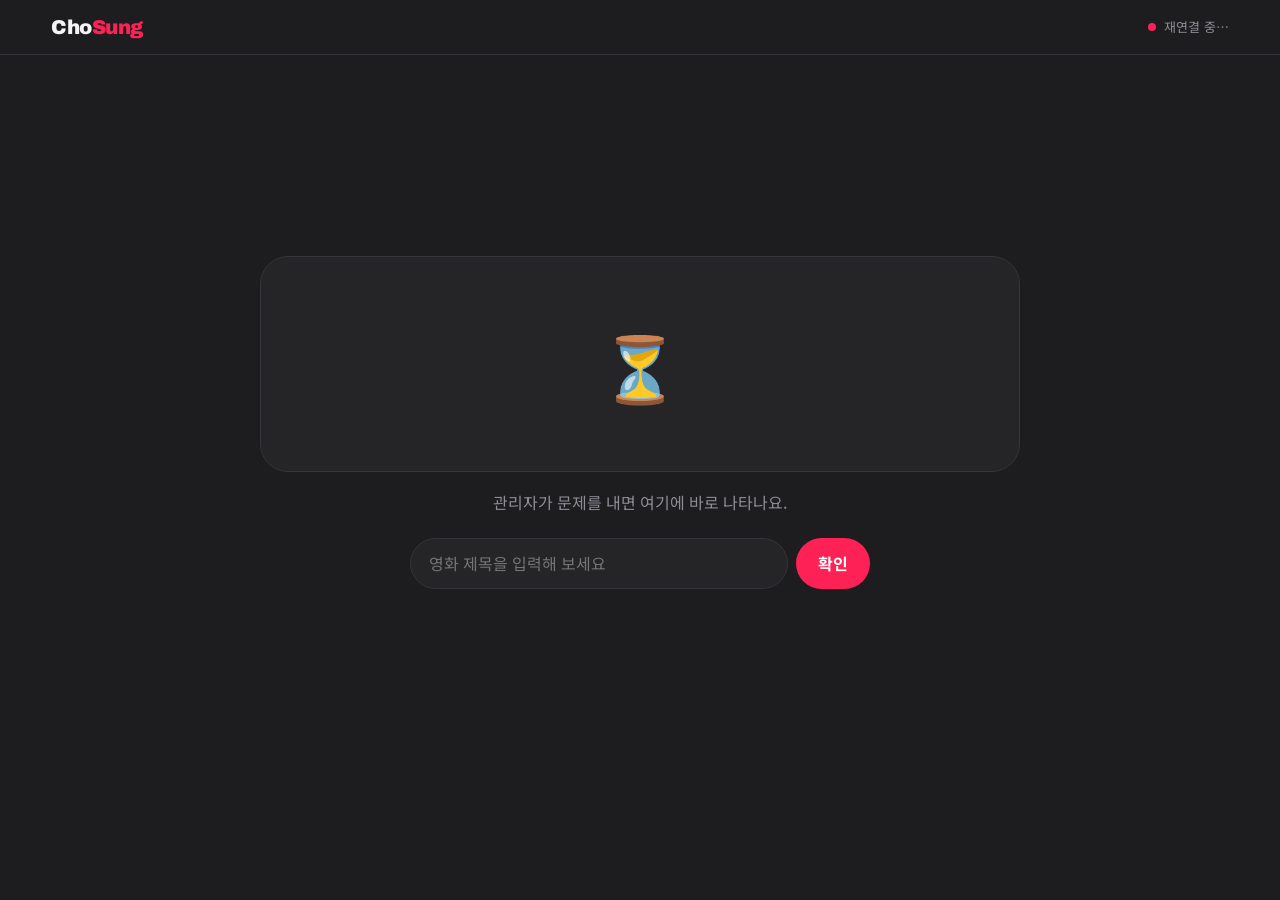
<file: chosung/index.html>
<!doctype html>
<html lang="ko">
<head>
<meta charset="utf-8">
<meta name="viewport" content="width=device-width, initial-scale=1, viewport-fit=cover">
<meta name="description" content="관리자가 내는 초성을 보고 영화 제목을 맞혀 보세요.">
<title>초성 영화 퀴즈</title>
<link rel="preconnect" href="https://fonts.googleapis.com">
<link rel="preconnect" href="https://fonts.gstatic.com" crossorigin>
<link rel="stylesheet" href="https://fonts.googleapis.com/css2?family=Archivo:wght@800;900&family=Noto+Sans+KR:wght@400;700;900&display=swap">
<style>
:root{
  color-scheme: dark;
  --bg:#1d1d1f; --panel:#252528; --line:#34343a;
  --fg:#f4f4f5; --muted:#8d8d96; --pink:#fd2155; --mint:#08fdd8; --gold:#ffc94d;
  --display:"Archivo","Noto Sans KR",system-ui,sans-serif;
  --body:"Noto Sans KR",system-ui,-apple-system,"Apple SD Gothic Neo",sans-serif;
}
*{box-sizing:border-box}
body{margin:0;min-height:100svh;background:var(--bg);color:var(--fg);font-family:var(--body);line-height:1.6;display:flex;flex-direction:column}
button,input{font:inherit;color:inherit}
:focus-visible{outline:2px solid var(--mint);outline-offset:3px}
header{display:flex;justify-content:space-between;align-items:center;gap:12px;padding:16px max(16px,4vw);border-bottom:1px solid var(--line)}
header h1{margin:0;font:900 20px var(--display);letter-spacing:-.5px}
header h1 span{color:var(--pink)}
.status{display:flex;align-items:center;gap:8px;font-size:13px;color:var(--muted);white-space:nowrap}
.status i{width:8px;height:8px;border-radius:50%;background:var(--muted)}
.status.live i{background:var(--mint);box-shadow:0 0 0 4px rgba(8,253,216,.15)}
.status.offline i{background:var(--pink)}

main{flex:1;display:flex;align-items:center;justify-content:center;padding:24px 16px 56px}
.stage{width:100%;max-width:760px;text-align:center}
.label{font:800 14px var(--display);color:var(--mint);letter-spacing:2px;text-transform:uppercase;margin-bottom:16px;min-height:26px}
.board{background:var(--panel);border:1px solid var(--line);border-radius:28px;padding:clamp(28px,7vw,56px) clamp(12px,3vw,28px);display:flex;flex-wrap:wrap;justify-content:center;gap:clamp(14px,3vw,28px);user-select:none}
.word{display:flex;gap:clamp(5px,1.2vw,10px)}
.ch{--s:clamp(40px,11vw,84px);width:var(--s);height:var(--s);display:grid;place-items:center;border-radius:14px;background:var(--bg);border:1px solid var(--line);font:900 calc(var(--s)*.56) var(--body);color:var(--fg)}
.ch.sym{background:transparent;border-color:transparent;width:auto;min-width:calc(var(--s)*.35);color:var(--muted)}
.board.small .ch{--s:clamp(30px,7.5vw,60px)}
.board.pop .ch{animation:pop .45s cubic-bezier(.2,1.4,.4,1) both}
@keyframes pop{from{transform:scale(.6);opacity:0}to{transform:none;opacity:1}}
.waiting .board{font-size:clamp(40px,10vw,64px);color:var(--muted)}
.hint{color:var(--muted);margin:18px 0 0;min-height:26px}

.guess{display:flex;gap:8px;max-width:460px;margin:22px auto 0}
.guess input{flex:1;min-width:0;background:var(--panel);border:1px solid var(--line);border-radius:999px;padding:12px 18px;font-size:16px}
.guess input:focus{border-color:var(--mint);outline:none}
.guess button{border:0;border-radius:999px;padding:12px 22px;font-weight:700;background:var(--pink);color:#fff;cursor:pointer;white-space:nowrap}
.guess button:disabled{opacity:.35;cursor:not-allowed}
.guess.shake{animation:shake .35s}
@keyframes shake{20%,60%{transform:translateX(-8px)}40%,80%{transform:translateX(8px)}}
.result{min-height:24px;margin-top:10px;font-size:14px;color:var(--muted)}
.result.ok{color:var(--mint);font-weight:700}
.result.no{color:var(--pink)}

.answer{margin-top:22px;min-height:64px}
.answer b{display:inline-block;font:900 clamp(28px,7vw,44px) var(--body);color:var(--mint);animation:pop .45s cubic-bezier(.2,1.4,.4,1)}
.answer small{display:block;color:var(--muted);font-size:13px;margin-bottom:4px}
</style>
</head>
<body>
<header>
  <h1>Cho<span>Sung</span></h1>
  <div class="status" id="status"><i></i><span>연결 중…</span></div>
</header>

<main>
  <div class="stage waiting" id="stage">
    <div class="label" id="label"></div>
    <div class="board" id="board" aria-live="polite">⏳</div>
    <p class="hint" id="hint">관리자가 문제를 내면 여기에 바로 나타나요.</p>
    <form class="guess" id="guess" hidden autocomplete="off">
      <input id="guessIn" placeholder="영화 제목을 입력해 보세요" aria-label="정답 입력" maxlength="60">
      <button id="guessBtn">확인</button>
    </form>
    <div class="result" id="result" aria-live="polite"></div>
    <div class="answer" id="answer" aria-live="polite"></div>
  </div>
</main>

<script src="game.js"></script>
<script>
const $ = id => document.getElementById(id);
let state = CS.EMPTY;
let count = 0;                  // 몇 번째 문제인지 (화면 비우기 하면 0부터 다시)
let shownQ = null, shownTitle = null;
let tries = 0, solved = false;

function drawBoard(c) {
  const b = $("board");
  b.innerHTML = "";
  let i = 0;
  c.split(" ").forEach(w => {
    const word = document.createElement("div");
    word.className = "word";
    [...w].forEach(ch => {
      const s = document.createElement("span");
      s.className = "ch" + (/[ㄱ-ㅎ]/.test(ch) ? "" : " sym");
      s.textContent = ch;
      s.style.animationDelay = `${(i++ * 0.05).toFixed(2)}s`;
      word.appendChild(s);
    });
    b.appendChild(word);
  });
  b.classList.toggle("small", c.replace(/ /g, "").length > 8);
}

function render(animate) {
  const has = !!state.q;
  $("stage").classList.toggle("waiting", !has);
  if (!has) {
    $("label").textContent = "";
    $("board").className = "board";
    $("board").textContent = "⏳";
    $("hint").textContent = "관리자가 문제를 내면 여기에 바로 나타나요.";
    $("guess").hidden = true;
    $("result").textContent = "";
    $("answer").innerHTML = "";
    shownQ = shownTitle = null;
    return;
  }
  if (shownQ !== state.q) {
    shownQ = state.q; shownTitle = null; tries = 0; solved = false;
    $("label").textContent = `Question ${count}`;
    $("board").className = "board";
    drawBoard(state.c);
    if (animate) { void $("board").offsetWidth; $("board").classList.add("pop"); }
    $("guessIn").value = "";
    $("result").textContent = "";
    $("result").className = "result";
    $("answer").innerHTML = "";
  }
  const n = state.c.replace(/[^ㄱ-ㅎ]/g, "").length;
  $("hint").textContent = state.title ? "" : `어떤 영화일까요? 🤔 (한글 ${n}글자)`;
  $("guess").hidden = !!state.title || !state.h || !CS.canHash || solved;
  if (state.title && shownTitle !== state.title) {
    shownTitle = state.title;
    $("answer").innerHTML = "<small>정답</small><b></b>";
    $("answer").querySelector("b").textContent = state.title;
  }
}

$("guess").onsubmit = async e => {
  e.preventDefault();
  const v = $("guessIn").value.trim();
  if (!v || !state.h) return;
  const q = state.q;
  const ok = (await CS.hash(q, v)) === state.h;
  if (q !== state.q) return;      // 확인하는 사이 문제가 바뀜
  tries++;
  if (ok) {
    solved = true;
    $("result").className = "result ok";
    $("result").textContent = `정답이에요! 🎉 (${tries}번 만에 맞힘)`;
    render(false);
  } else {
    $("result").className = "result no";
    $("result").textContent = `아니에요. 다시 생각해 보세요! (${tries}번째 시도)`;
    $("guess").classList.remove("shake"); void $("guess").offsetWidth; $("guess").classList.add("shake");
    $("guessIn").select();
  }
};

CS.subscribe((msg, live) => {
  if (!msg) return;
  if (msg.t === "q") count++;
  if (msg.t === "c") count = 0;
  state = CS.reduceState(state, msg);
  render(live);
}, s => {
  $("status").className = "status " + s;
  $("status").querySelector("span").textContent = CS.statusText(s);
});
render(false);
</script>
</body>
</html>
</file>
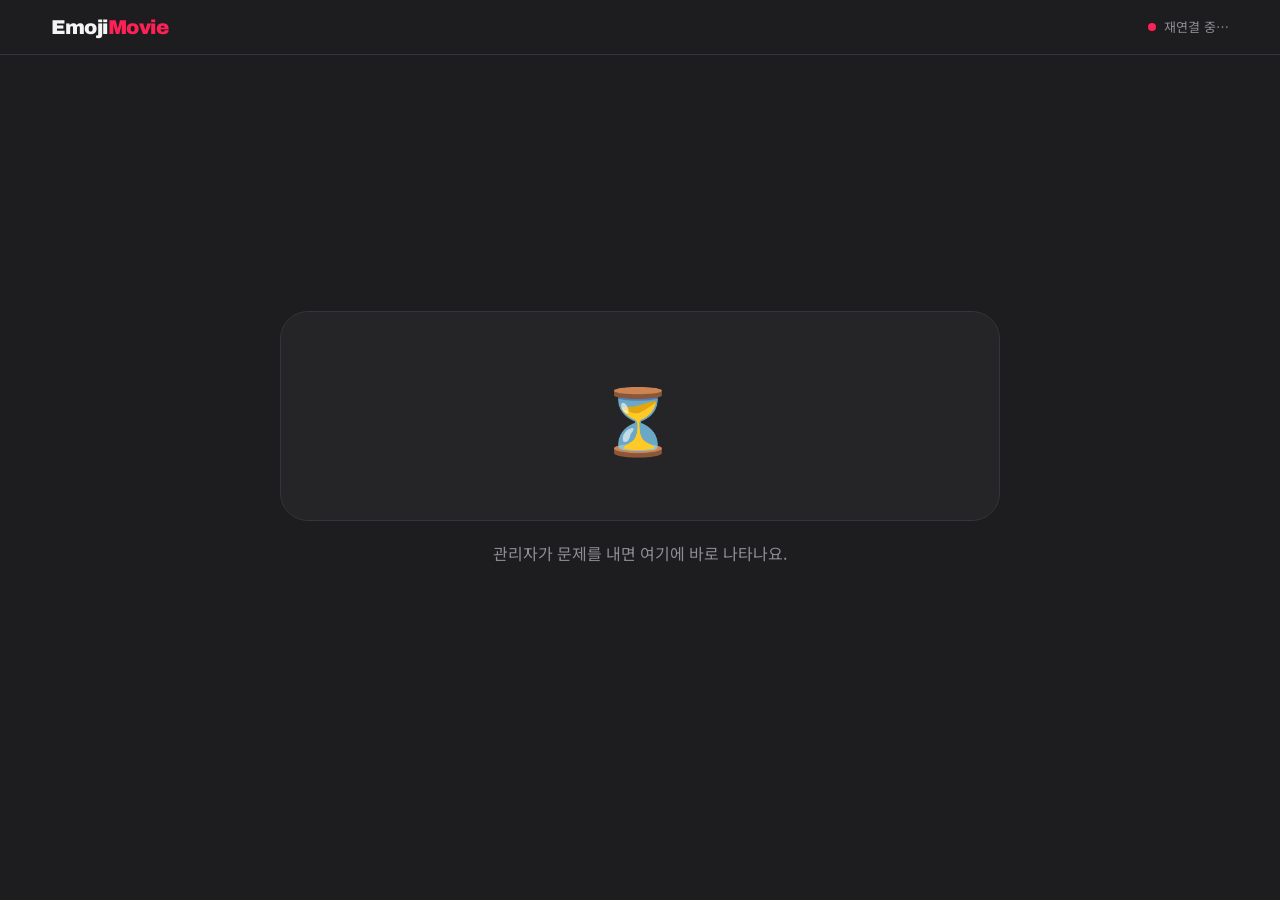
<file: movie/index.html>
<!doctype html>
<html lang="ko">
<head>
<meta charset="utf-8">
<meta name="viewport" content="width=device-width, initial-scale=1, viewport-fit=cover">
<meta name="description" content="관리자가 내는 이모지 문제를 보고 영화 제목을 맞혀 보세요.">
<title>이모지 영화 맞추기</title>
<link rel="preconnect" href="https://fonts.googleapis.com">
<link rel="preconnect" href="https://fonts.gstatic.com" crossorigin>
<link rel="stylesheet" href="https://fonts.googleapis.com/css2?family=Archivo:wght@800;900&family=Noto+Sans+KR:wght@400;700;900&display=swap">
<style>
:root{
  color-scheme: dark;
  --bg:#1d1d1f; --panel:#252528; --line:#34343a;
  --fg:#f4f4f5; --muted:#8d8d96; --pink:#fd2155; --mint:#08fdd8; --gold:#ffc94d;
  --display:"Archivo","Noto Sans KR",system-ui,sans-serif;
  --body:"Noto Sans KR",system-ui,-apple-system,"Apple SD Gothic Neo",sans-serif;
}
*{box-sizing:border-box}
body{margin:0;min-height:100svh;background:var(--bg);color:var(--fg);font-family:var(--body);line-height:1.6;display:flex;flex-direction:column}
header{display:flex;justify-content:space-between;align-items:center;gap:12px;padding:16px max(16px,4vw);border-bottom:1px solid var(--line)}
header h1{margin:0;font:900 20px var(--display);letter-spacing:-.5px}
header h1 span{color:var(--pink)}
.status{display:flex;align-items:center;gap:8px;font-size:13px;color:var(--muted);white-space:nowrap}
.status i{width:8px;height:8px;border-radius:50%;background:var(--muted)}
.status.live i{background:var(--mint);box-shadow:0 0 0 4px rgba(8,253,216,.15)}
.status.offline i{background:var(--pink)}

main{flex:1;display:flex;align-items:center;justify-content:center;padding:24px 16px 56px}
.stage{width:100%;max-width:720px;text-align:center}
.label{font:800 14px var(--display);color:var(--mint);letter-spacing:2px;text-transform:uppercase;margin-bottom:16px;min-height:26px;display:flex;justify-content:center;align-items:center;gap:10px}
.lv{font:700 12px var(--body);letter-spacing:0;border:1px solid currentColor;border-radius:999px;padding:1px 10px}
.lv1{color:var(--mint)} .lv2{color:var(--gold)} .lv3{color:var(--pink)}
.emoji{background:var(--panel);border:1px solid var(--line);border-radius:28px;font-size:clamp(40px,13vw,120px);line-height:1.25;padding:clamp(32px,8vw,64px) 8px;letter-spacing:.06em;white-space:nowrap;overflow:hidden;user-select:none}
.emoji.pop{animation:pop .45s cubic-bezier(.2,1.4,.4,1)}
@keyframes pop{from{transform:scale(.85);opacity:0}to{transform:none;opacity:1}}
.waiting .emoji{font-size:clamp(40px,10vw,64px);color:var(--muted)}
.hint{color:var(--muted);margin:20px 0 0;min-height:26px}
.answer{margin-top:24px;min-height:64px}
.answer b{display:inline-block;font:900 clamp(28px,7vw,44px) var(--body);color:var(--mint);animation:pop .45s cubic-bezier(.2,1.4,.4,1)}
.answer small{display:block;color:var(--muted);font-size:13px;margin-bottom:4px}
</style>
</head>
<body>
<header>
  <h1>Emoji<span>Movie</span></h1>
  <div class="status" id="status"><i></i><span>연결 중…</span></div>
</header>

<main>
  <div class="stage waiting" id="stage">
    <div class="label" id="label"></div>
    <div class="emoji" id="emoji" aria-live="polite">⏳</div>
    <p class="hint" id="hint">관리자가 문제를 내면 여기에 바로 나타나요.</p>
    <div class="answer" id="answer" aria-live="polite"></div>
  </div>
</main>

<script src="movies.js"></script>
<script>
const $ = id => document.getElementById(id);
let state = { id: null, revealed: false };
let count = 0;                       // 몇 번째 문제인지 (화면 비우기 하면 0부터 다시)
let shown = { count: -1, revealed: false };

function render(animate) {
  const m = findMovie(state.id);
  $("stage").classList.toggle("waiting", !m);
  if (!m) {
    $("label").textContent = "";
    $("emoji").textContent = "⏳";
    $("hint").textContent = "관리자가 문제를 내면 여기에 바로 나타나요.";
    $("answer").innerHTML = "";
  } else {
    const isNew = shown.count !== count;
    if (isNew) {
      $("label").innerHTML = "<span></span><span></span>";
      $("label").firstChild.textContent = `Question ${count}`;
      $("label").lastChild.className = `lv lv${m.level}`;
      $("label").lastChild.textContent = LEVELS[m.level];
      $("emoji").textContent = m.emoji;
      // 이모지가 많을수록 작게 (한 줄 유지)
      const n = Math.max(3, emojiCount(m.emoji));
      $("emoji").style.fontSize = `clamp(28px, ${(62 / n).toFixed(1)}vw, ${Math.round(340 / n)}px)`;
      if (animate) { $("emoji").classList.remove("pop"); void $("emoji").offsetWidth; $("emoji").classList.add("pop"); }
    }
    $("hint").textContent = state.revealed ? "" : "어떤 영화일까요? 🤔";
    if (!state.revealed) {
      $("answer").innerHTML = "";
    } else if (isNew || !shown.revealed) {
      $("answer").innerHTML = "<small>정답</small><b></b>";
      $("answer").querySelector("b").textContent = m.title;
    }
  }
  shown = { count, revealed: state.revealed };
}

subscribe((msg, live) => {
  if (!msg) return;
  if (msg.t === "q") count++;
  if (msg.t === "c") count = 0;
  state = reduceState(state, msg);
  render(live);
}, s => {
  $("status").className = "status " + s;
  $("status").querySelector("span").textContent =
    s === "live" ? "실시간 연결됨" : s === "connecting" ? "연결 중…" : "재연결 중…";
});
render(false);
</script>
</body>
</html>
</file>
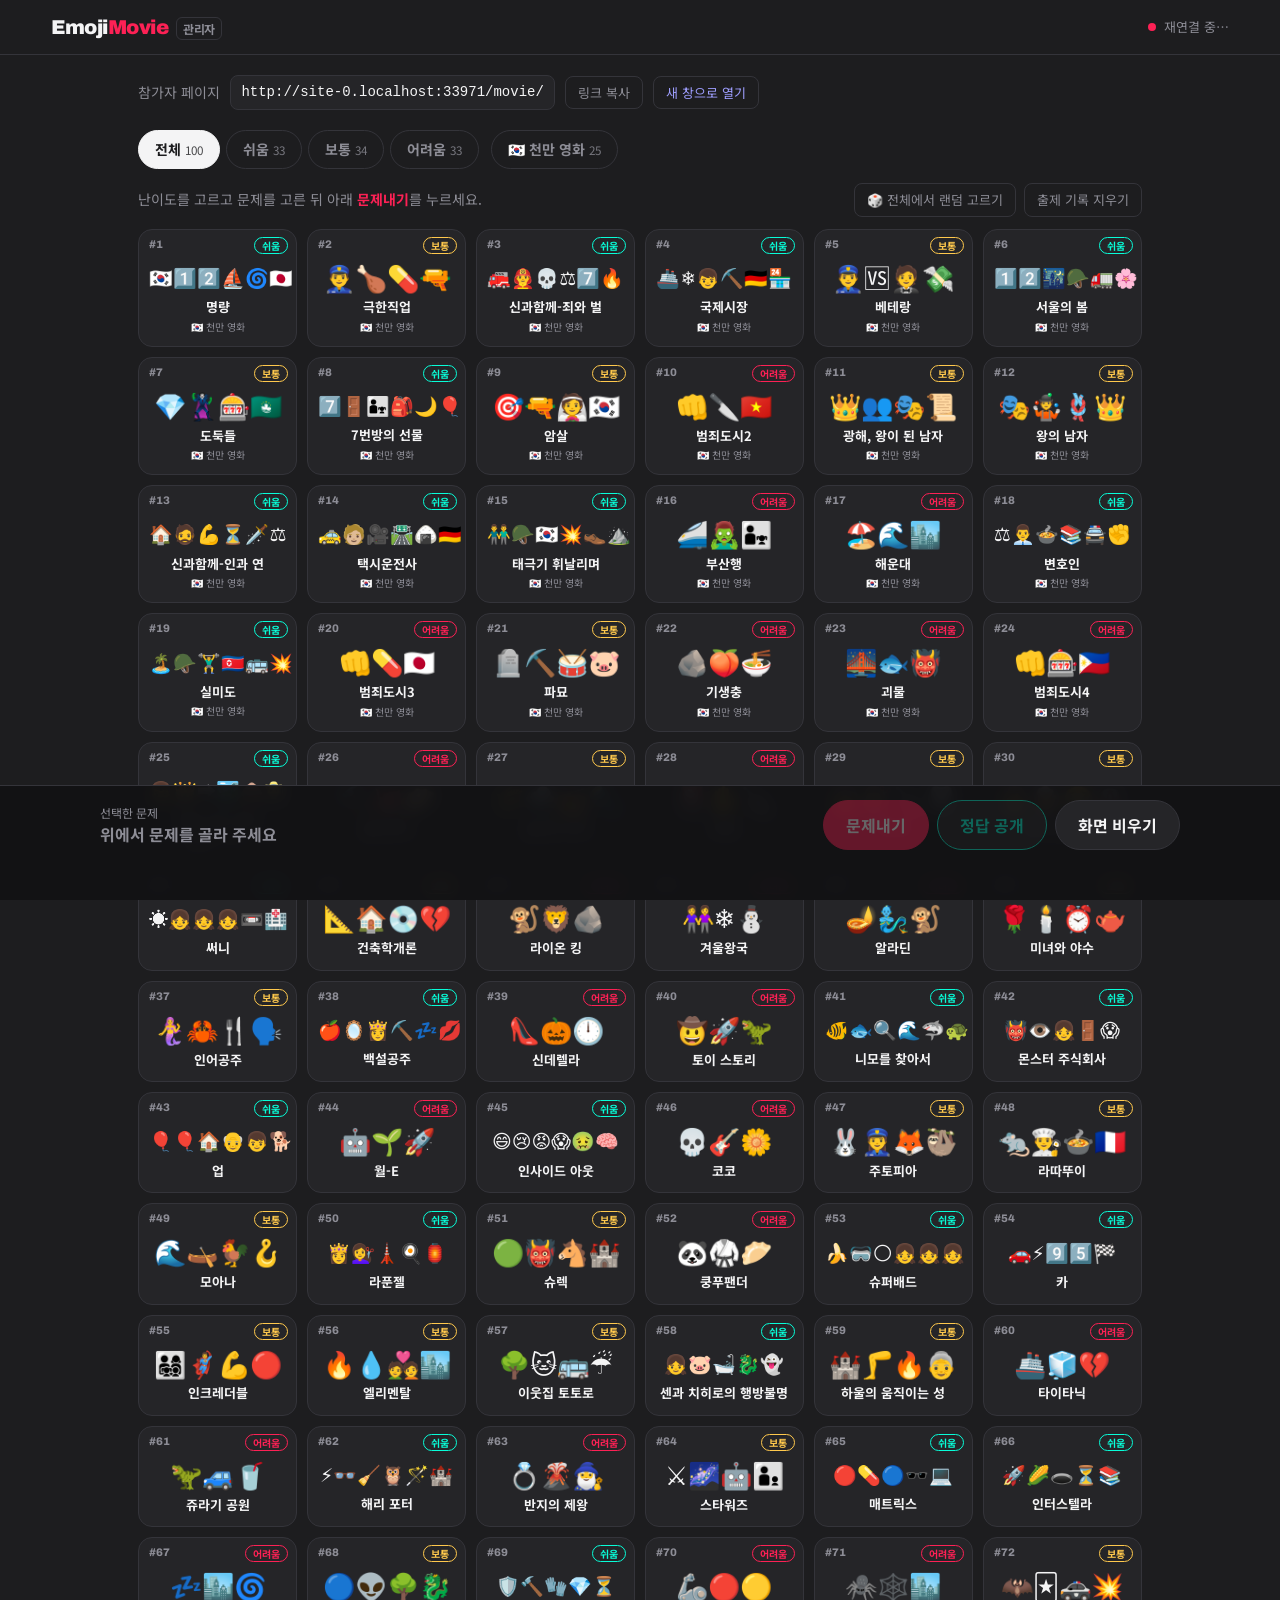
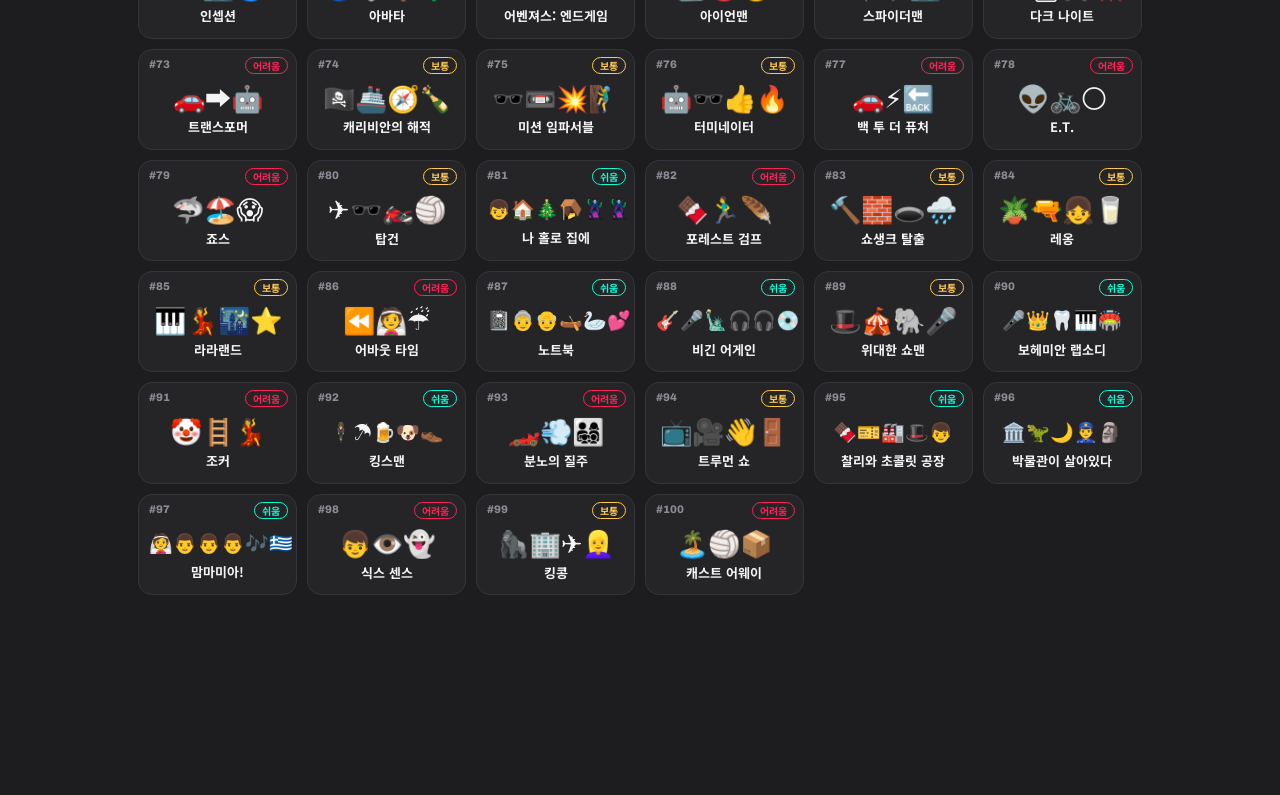
<file: admin.html>
<!doctype html>
<html lang="ko">
<head>
<meta charset="utf-8">
<meta name="viewport" content="width=device-width, initial-scale=1">
<meta name="robots" content="noindex">
<title>관리자 페이지로 이동</title>
<!-- 주소에서 movie/ 를 빠뜨려도 이모지 영화 관리자 페이지로 보낸다 -->
<meta http-equiv="refresh" content="0; url=movie/admin.html">
<script>location.replace("movie/admin.html" + location.search + location.hash);</script>
<style>
:root{color-scheme:dark}
body{margin:0;min-height:100svh;display:grid;place-items:center;background:#1d1d1f;color:#f4f4f5;font-family:system-ui,-apple-system,"Apple SD Gothic Neo","Noto Sans KR",sans-serif;padding:16px;text-align:center}
a{color:#08fdd8}
</style>
</head>
<body>
<p>관리자 페이지로 이동하는 중…<br><a href="movie/admin.html">바로 가기</a></p>
</body>
</html>
</file>
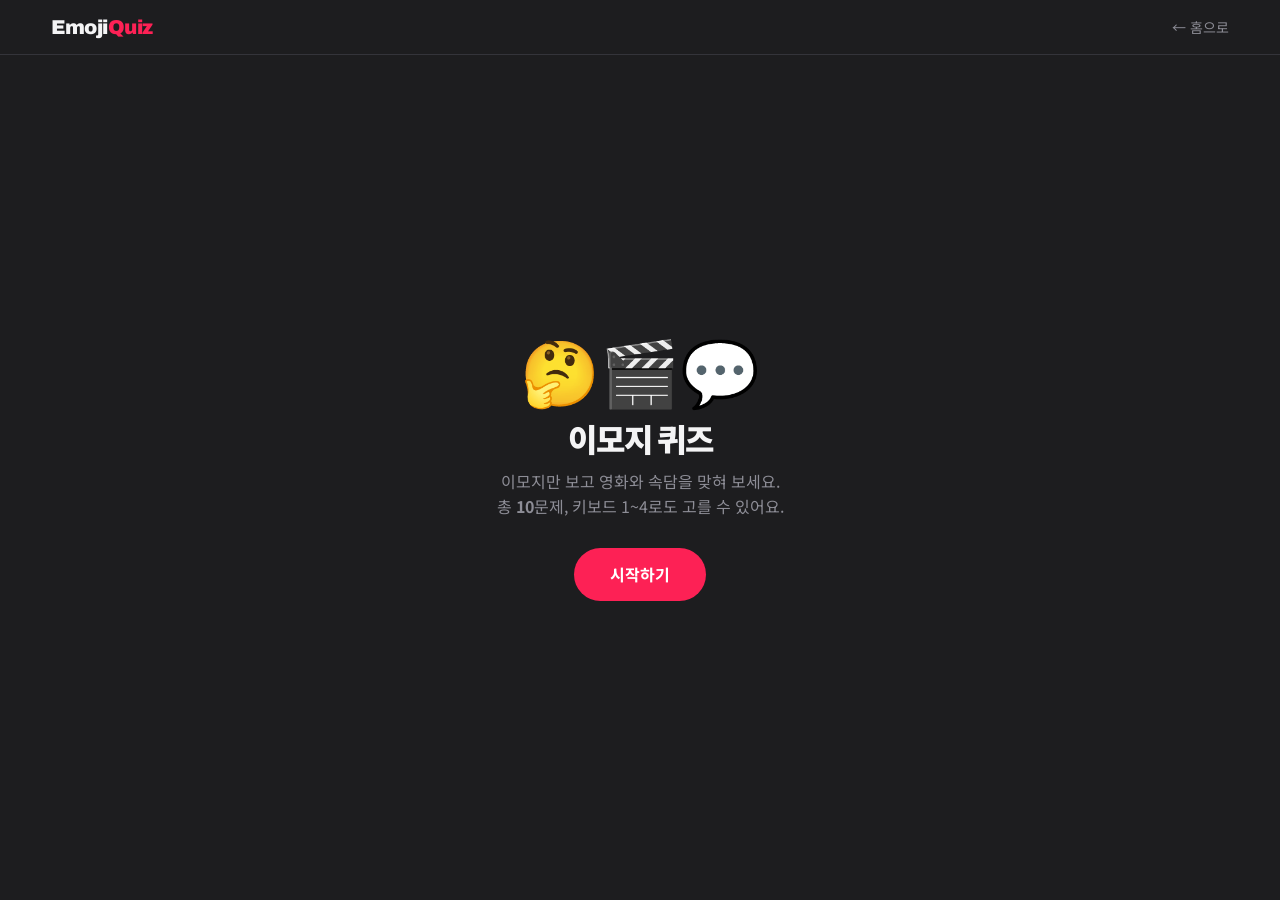
<file: quiz.html>
<!doctype html>
<html lang="ko">
<head>
<meta charset="utf-8">
<meta name="viewport" content="width=device-width, initial-scale=1, viewport-fit=cover">
<meta name="description" content="이모지만 보고 영화와 속담을 맞혀 보세요.">
<title>이모지 퀴즈</title>
<link rel="preconnect" href="https://fonts.googleapis.com">
<link rel="preconnect" href="https://fonts.gstatic.com" crossorigin>
<link rel="stylesheet" href="https://fonts.googleapis.com/css2?family=Archivo:wght@800;900&family=Noto+Sans+KR:wght@400;700;900&display=swap">
<style>
:root{
  color-scheme: dark;
  --bg:#1d1d1f;
  --panel:#252528;
  --line:#34343a;
  --fg:#f4f4f5;
  --muted:#8d8d96;
  --pink:#fd2155;
  --mint:#08fdd8;
  --display:"Archivo","Noto Sans KR",system-ui,sans-serif;
  --body:"Noto Sans KR",system-ui,-apple-system,"Apple SD Gothic Neo",sans-serif;
}
*{box-sizing:border-box}
body{margin:0;min-height:100svh;background:var(--bg);color:var(--fg);font-family:var(--body);font-size:16px;line-height:1.6;display:flex;flex-direction:column}
a{color:inherit}
button{font:inherit;color:inherit}
:focus-visible{outline:2px solid var(--mint);outline-offset:3px}

header{display:flex;justify-content:space-between;align-items:center;padding:16px max(16px,4vw);border-bottom:1px solid var(--line)}
header h1{margin:0;font:900 20px var(--display);letter-spacing:-.5px}
header h1 span{color:var(--pink)}
header a{color:var(--muted);text-decoration:none;font-size:14px}
header a:hover{color:var(--mint)}

main{flex:1;display:flex;align-items:center;justify-content:center;padding:24px 16px 48px}
.card{width:100%;max-width:520px}
.hidden{display:none !important}

/* start / result */
.intro{text-align:center}
.intro .big{font-size:64px;line-height:1.2;margin:0 0 8px}
.intro h2{font:900 32px var(--display);margin:0 0 8px;letter-spacing:-1px}
.intro p{color:var(--muted);margin:0 0 28px}
.btn{display:inline-block;border:0;border-radius:999px;background:var(--pink);color:#fff;font-weight:700;padding:14px 36px;cursor:pointer;transition:transform .15s,background .2s}
.btn:hover{transform:translateY(-2px)}
.btn.ghost{background:transparent;border:1px solid var(--line);color:var(--fg)}
.btn.ghost:hover{border-color:var(--mint);color:var(--mint)}
.actions{display:flex;gap:12px;justify-content:center;flex-wrap:wrap}

/* quiz */
.meta{display:flex;justify-content:space-between;align-items:center;font-size:14px;color:var(--muted);margin-bottom:10px}
.meta .cat{color:var(--mint);font-weight:700}
.bar{height:4px;background:var(--line);border-radius:2px;overflow:hidden;margin-bottom:24px}
.bar i{display:block;height:100%;width:0;background:var(--mint);transition:width .3s}
.emoji{background:var(--panel);border:1px solid var(--line);border-radius:20px;text-align:center;font-size:clamp(44px,13vw,72px);line-height:1.3;padding:36px 12px;margin-bottom:20px;letter-spacing:4px;user-select:none}
.choices{display:grid;gap:10px}
.choice{display:flex;align-items:center;gap:12px;width:100%;text-align:left;background:var(--panel);border:1px solid var(--line);border-radius:14px;padding:14px 16px;cursor:pointer;transition:border-color .15s,background .15s}
.choice kbd{flex:none;width:24px;height:24px;border-radius:6px;border:1px solid var(--line);display:grid;place-items:center;font:700 12px var(--display);color:var(--muted)}
.choice:hover:not(:disabled){border-color:var(--mint)}
.choice:disabled{cursor:default}
.choice.right{border-color:var(--mint);background:rgba(8,253,216,.12)}
.choice.right kbd{border-color:var(--mint);color:var(--mint)}
.choice.wrong{border-color:var(--pink);background:rgba(253,33,85,.12)}
.choice.wrong kbd{border-color:var(--pink);color:var(--pink)}
.feedback{min-height:28px;text-align:center;margin:16px 0 8px;font-weight:700}
.feedback.ok{color:var(--mint)}
.feedback.no{color:var(--pink)}
.next{display:flex;justify-content:center}

.score{font:900 72px var(--display);line-height:1;margin:8px 0 4px}
.score small{font-size:28px;color:var(--muted)}
.best{color:var(--muted);font-size:14px;margin-bottom:28px}
</style>
</head>
<body>
<header>
  <h1>Emoji<span>Quiz</span></h1>
  <a href="./">← 홈으로</a>
</header>

<main>
  <div class="card">
    <!-- start -->
    <section id="start" class="intro">
      <p class="big">🤔🎬💬</p>
      <h2>이모지 퀴즈</h2>
      <p>이모지만 보고 영화와 속담을 맞혀 보세요.<br>총 <b id="total"></b>문제, 키보드 1~4로도 고를 수 있어요.</p>
      <button class="btn" id="startBtn">시작하기</button>
    </section>

    <!-- quiz -->
    <section id="quiz" class="hidden">
      <div class="meta"><span class="cat" id="cat"></span><span id="progress"></span></div>
      <div class="bar"><i id="bar"></i></div>
      <div class="emoji" id="emoji" aria-live="polite"></div>
      <div class="choices" id="choices"></div>
      <p class="feedback" id="feedback" aria-live="polite"></p>
      <div class="next"><button class="btn hidden" id="nextBtn">다음 문제 →</button></div>
    </section>

    <!-- result -->
    <section id="result" class="intro hidden">
      <p class="big" id="resultEmoji"></p>
      <h2 id="resultTitle"></h2>
      <div class="score" id="score"></div>
      <p class="best" id="best"></p>
      <div class="actions">
        <button class="btn" id="retryBtn">다시 하기</button>
        <a class="btn ghost" href="./">홈으로</a>
      </div>
    </section>
  </div>
</main>

<script>
// 문제 목록: 여기에 { cat, emoji, answer } 를 추가하면 자동으로 출제됩니다.
// 보기(오답)는 같은 카테고리의 다른 정답 중에서 무작위로 뽑습니다.
const QUESTIONS = [
  { cat: "영화", emoji: "🦁👑🌅", answer: "라이온 킹" },
  { cat: "영화", emoji: "👸❄️⛄", answer: "겨울왕국" },
  { cat: "영화", emoji: "🚢🧊💔", answer: "타이타닉" },
  { cat: "영화", emoji: "🦖🦕🏝️", answer: "쥬라기 공원" },
  { cat: "영화", emoji: "🐀👨‍🍳🍲", answer: "라따뚜이" },
  { cat: "영화", emoji: "🧙‍♂️💍🌋", answer: "반지의 제왕" },
  { cat: "영화", emoji: "🐠🔍🌊", answer: "니모를 찾아서" },
  { cat: "영화", emoji: "👴🏠🎈", answer: "업" },
  { cat: "영화", emoji: "🤖🌱🚀", answer: "월-E" },
  { cat: "영화", emoji: "🧸🤠🚀", answer: "토이 스토리" },
  { cat: "속담", emoji: "🐒🌳⬇️", answer: "원숭이도 나무에서 떨어진다" },
  { cat: "속담", emoji: "🐸🕳️", answer: "우물 안 개구리" },
  { cat: "속담", emoji: "🐄❌🔨🏚️", answer: "소 잃고 외양간 고친다" },
  { cat: "속담", emoji: "🌾⬇️🙇", answer: "벼는 익을수록 고개를 숙인다" },
  { cat: "속담", emoji: "🐯💬👀", answer: "호랑이도 제 말 하면 온다" },
  { cat: "속담", emoji: "🌅🐦🐛", answer: "일찍 일어나는 새가 벌레를 잡는다" },
  { cat: "사자성어", emoji: "1️⃣🪨2️⃣🐦", answer: "일석이조" },
  { cat: "사자성어", emoji: "🐍🦶", answer: "사족" },
  { cat: "사자성어", emoji: "🔟👤🔟🎨", answer: "십인십색" },
  { cat: "사자성어", emoji: "🎋🐴👫", answer: "죽마고우" },
];
const ROUND_SIZE = 10;
const BEST_KEY = "emoji-quiz-best";

const $ = id => document.getElementById(id);
const shuffle = a => { a = a.slice(); for (let i = a.length - 1; i > 0; i--) { const j = Math.floor(Math.random() * (i + 1)); [a[i], a[j]] = [a[j], a[i]]; } return a; };

let round = [], idx = 0, score = 0, locked = false;

function show(id) {
  ["start", "quiz", "result"].forEach(s => $(s).classList.toggle("hidden", s !== id));
}

function startGame() {
  round = shuffle(QUESTIONS).slice(0, Math.min(ROUND_SIZE, QUESTIONS.length));
  idx = 0; score = 0;
  show("quiz");
  renderQuestion();
}

function renderQuestion() {
  const q = round[idx];
  locked = false;
  $("cat").textContent = q.cat;
  $("progress").textContent = `${idx + 1} / ${round.length} · 점수 ${score}`;
  $("bar").style.width = `${(idx / round.length) * 100}%`;
  $("emoji").textContent = q.emoji;
  $("feedback").textContent = "";
  $("feedback").className = "feedback";
  $("nextBtn").classList.add("hidden");

  const pool = shuffle(QUESTIONS.filter(o => o.cat === q.cat && o.answer !== q.answer).map(o => o.answer));
  const options = shuffle([q.answer, ...pool.slice(0, 3)]);
  const box = $("choices");
  box.innerHTML = "";
  options.forEach((text, i) => {
    const b = document.createElement("button");
    b.className = "choice";
    b.dataset.answer = text;
    b.innerHTML = `<kbd>${i + 1}</kbd><span></span>`;
    b.querySelector("span").textContent = text;
    b.addEventListener("click", () => choose(b));
    box.appendChild(b);
  });
}

function choose(btn) {
  if (locked) return;
  locked = true;
  const q = round[idx];
  const correct = btn.dataset.answer === q.answer;
  if (correct) score++;
  [...$("choices").children].forEach(b => {
    b.disabled = true;
    if (b.dataset.answer === q.answer) b.classList.add("right");
  });
  if (!correct) btn.classList.add("wrong");
  const fb = $("feedback");
  fb.textContent = correct ? "정답! 🎉" : `아쉬워요 😅 정답은 '${q.answer}'`;
  fb.className = "feedback " + (correct ? "ok" : "no");
  $("progress").textContent = `${idx + 1} / ${round.length} · 점수 ${score}`;
  const next = $("nextBtn");
  next.textContent = idx + 1 < round.length ? "다음 문제 →" : "결과 보기 →";
  next.classList.remove("hidden");
  next.focus();
}

function nextQuestion() {
  idx++;
  if (idx < round.length) renderQuestion();
  else showResult();
}

function showResult() {
  const ratio = score / round.length;
  const [emoji, title] =
    ratio === 1 ? ["🏆", "완벽해요!"] :
    ratio >= .7 ? ["😎", "이모지 고수"] :
    ratio >= .4 ? ["🙂", "꽤 잘했어요"] :
                  ["🫠", "다시 도전!"];
  $("resultEmoji").textContent = emoji;
  $("resultTitle").textContent = title;
  $("score").innerHTML = `${score}<small> / ${round.length}</small>`;

  let best = 0;
  try { best = Number(localStorage.getItem(BEST_KEY)) || 0; } catch (e) {}
  if (score > best) {
    best = score;
    try { localStorage.setItem(BEST_KEY, String(best)); } catch (e) {}
    $("best").textContent = "🎊 새 최고 기록!";
  } else {
    $("best").textContent = `최고 기록 ${best}점`;
  }
  show("result");
  $("retryBtn").focus();
}

document.addEventListener("keydown", e => {
  if ($("quiz").classList.contains("hidden")) return;
  const n = Number(e.key);
  if (!locked && n >= 1 && n <= 4) {
    const b = $("choices").children[n - 1];
    if (b) b.click();
  } else if (locked && e.key === "Enter" && document.activeElement !== $("nextBtn")) {
    nextQuestion();
  }
});

$("total").textContent = Math.min(ROUND_SIZE, QUESTIONS.length);
$("startBtn").addEventListener("click", startGame);
$("nextBtn").addEventListener("click", nextQuestion);
$("retryBtn").addEventListener("click", startGame);
</script>
</body>
</html>
</file>
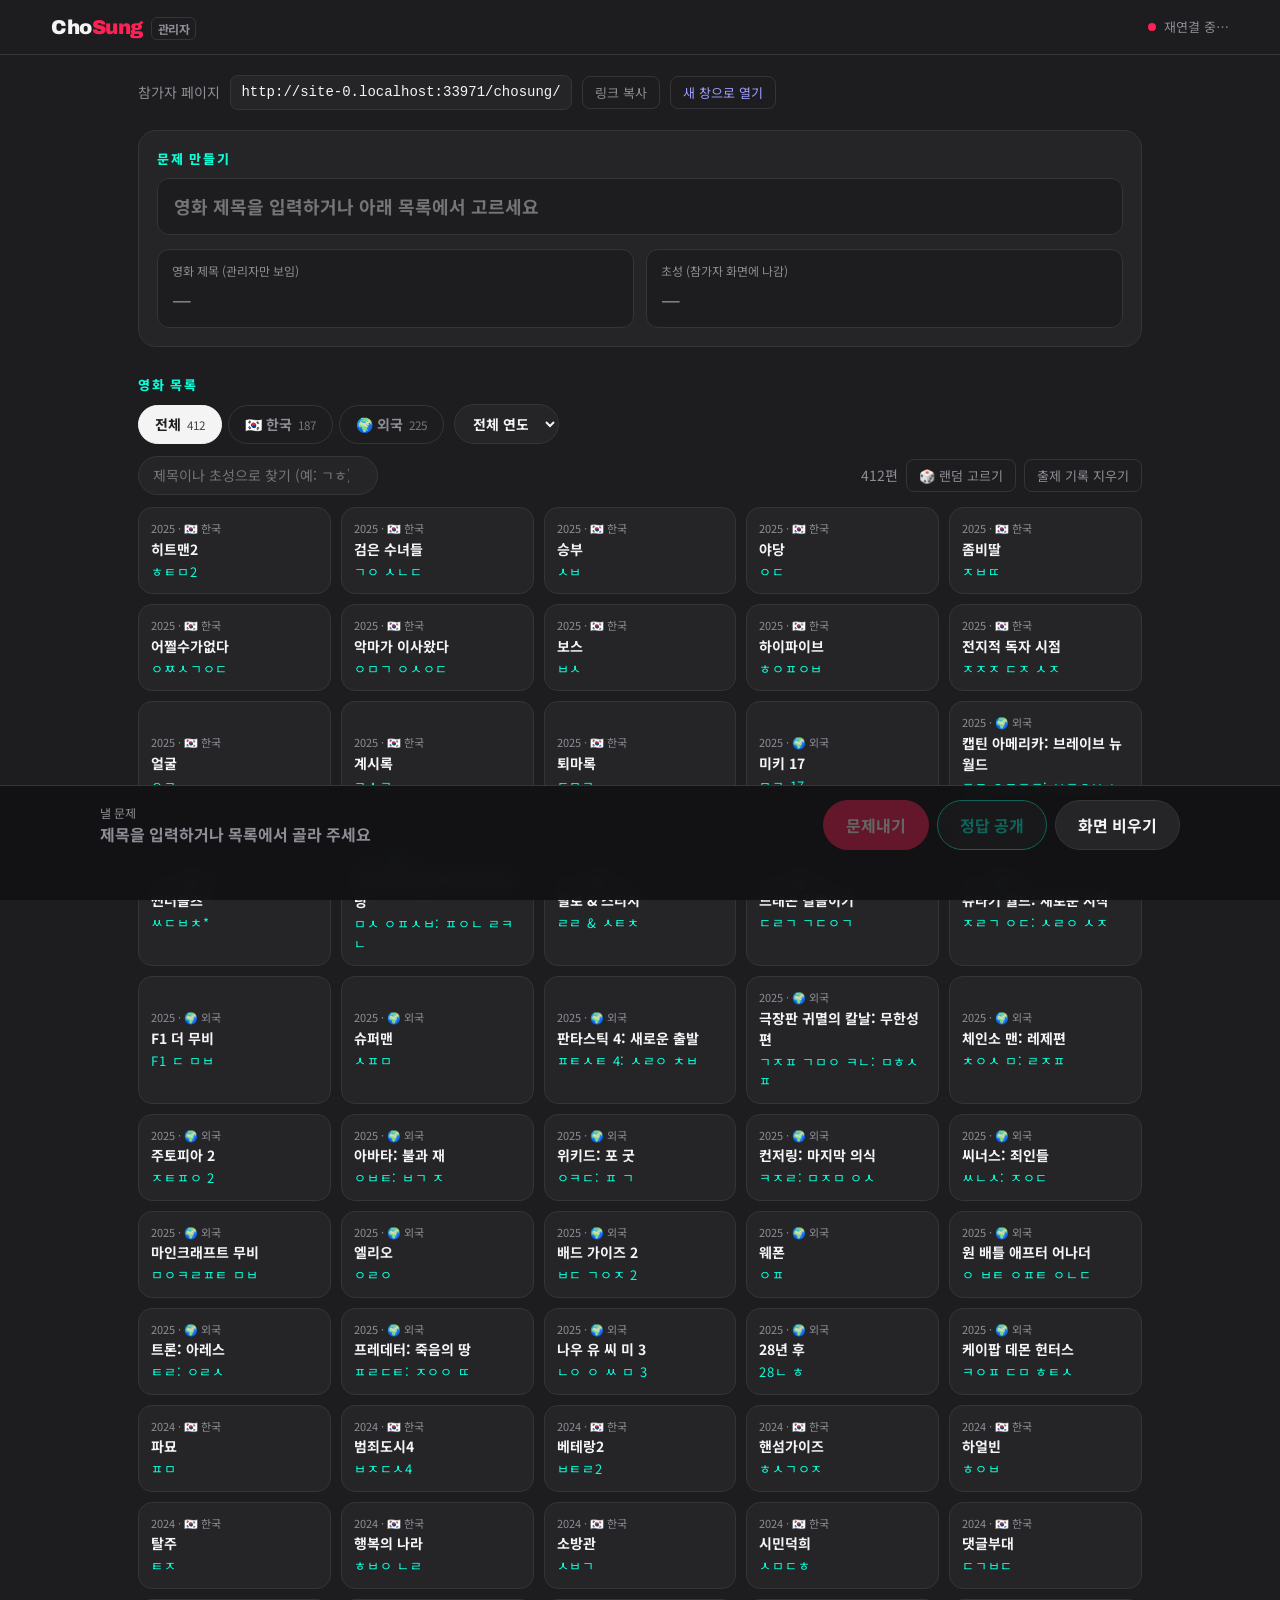
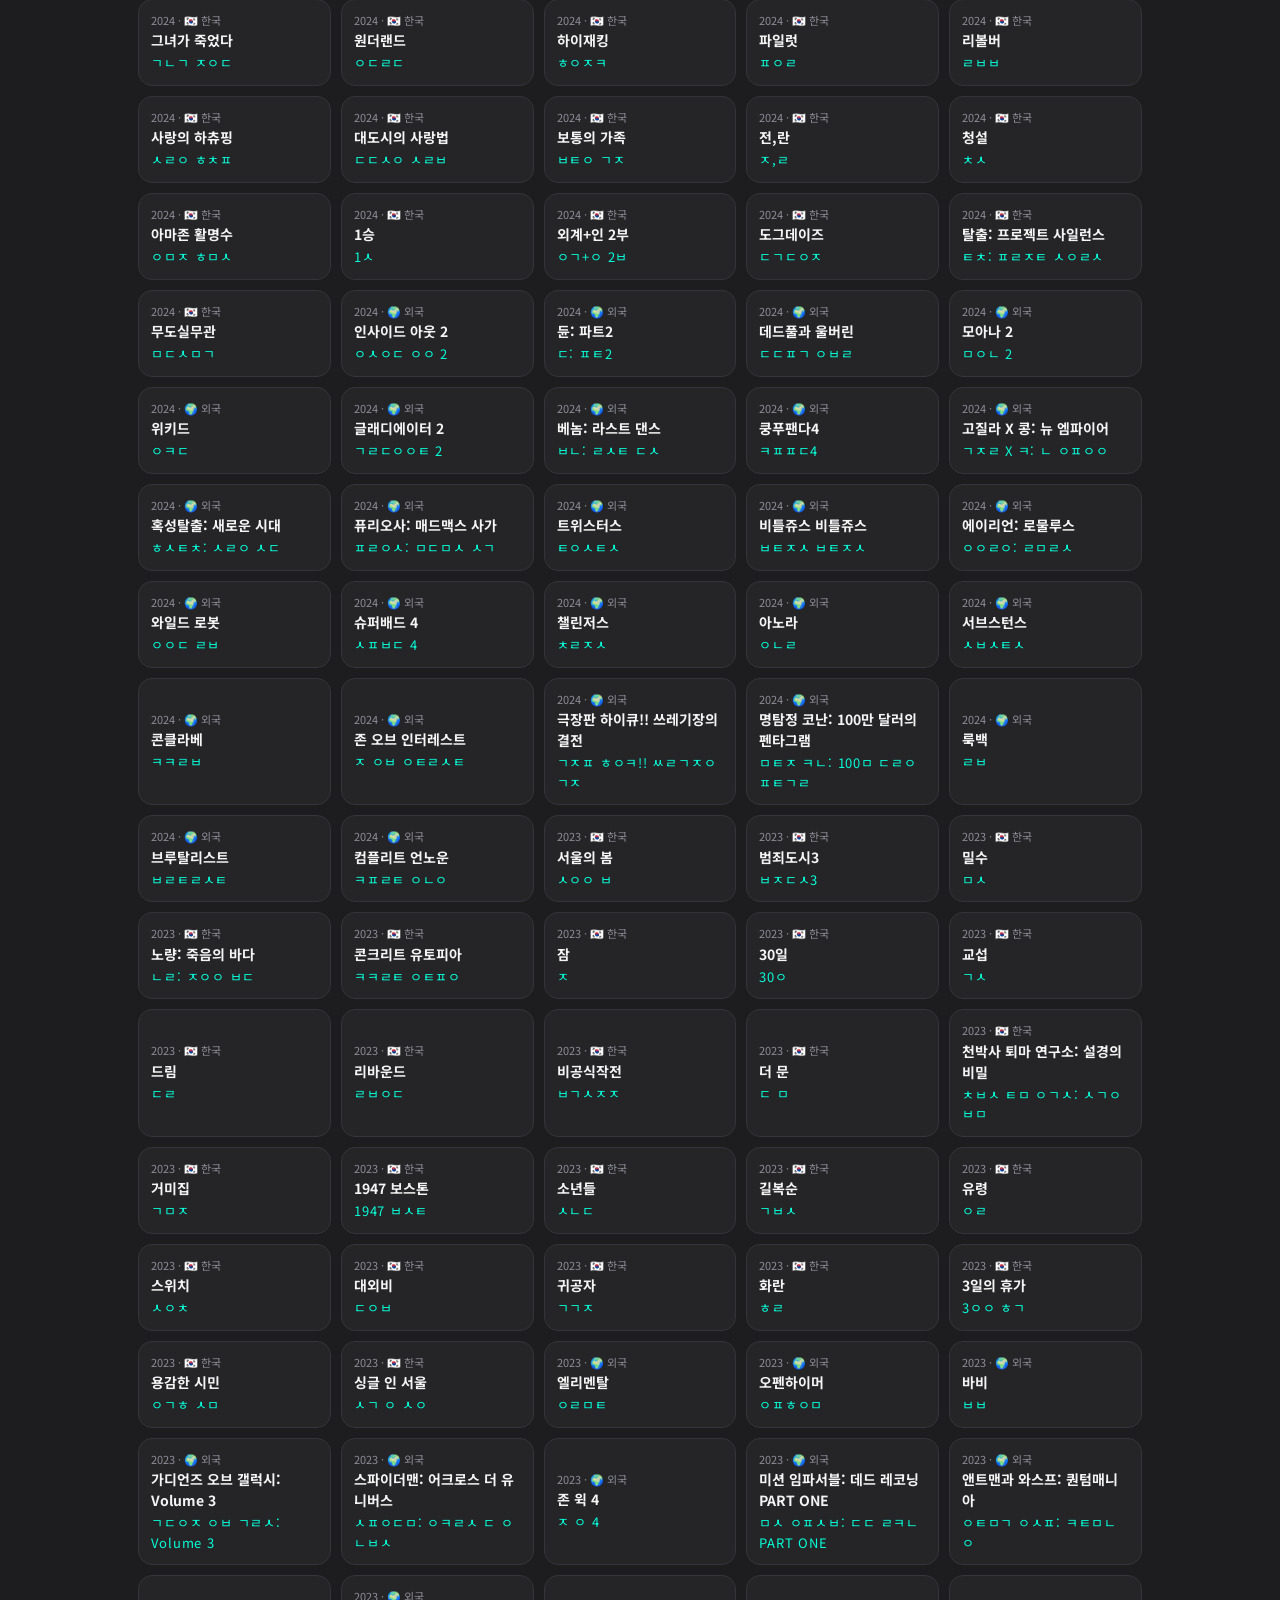
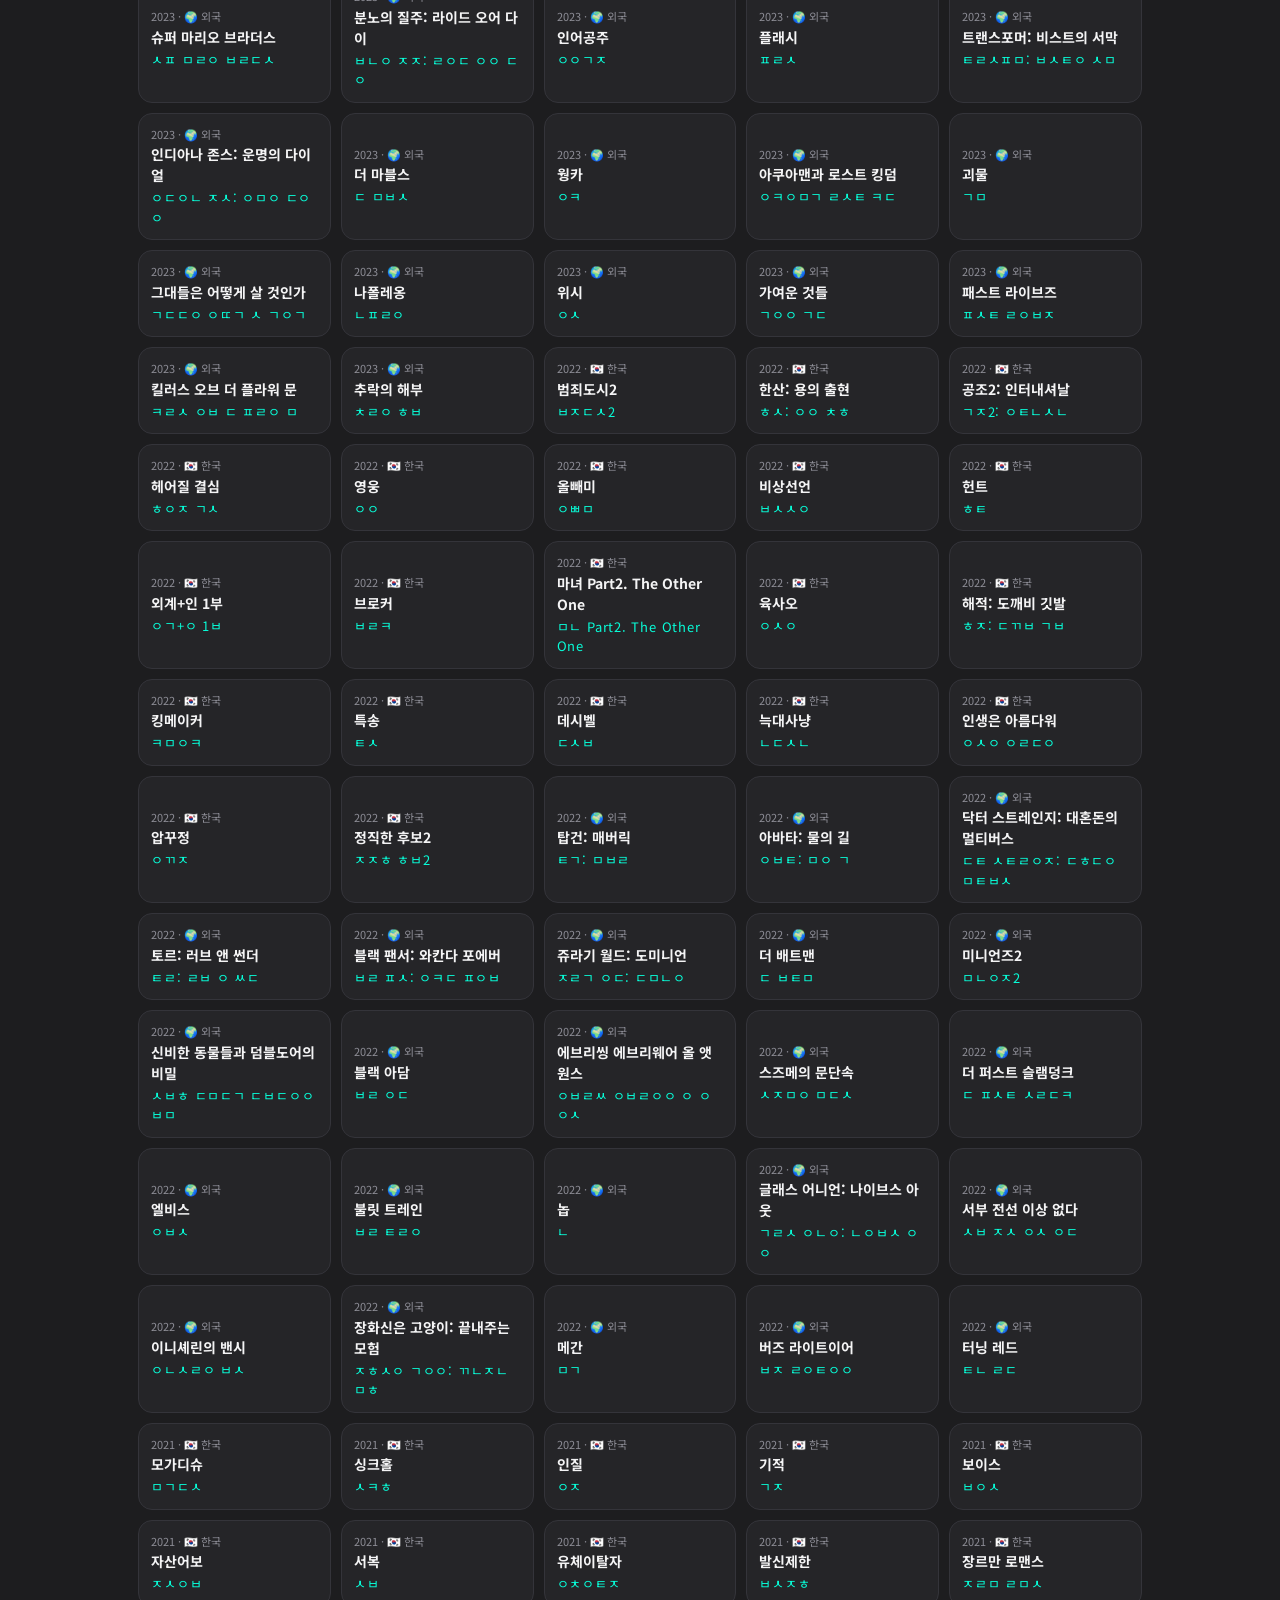
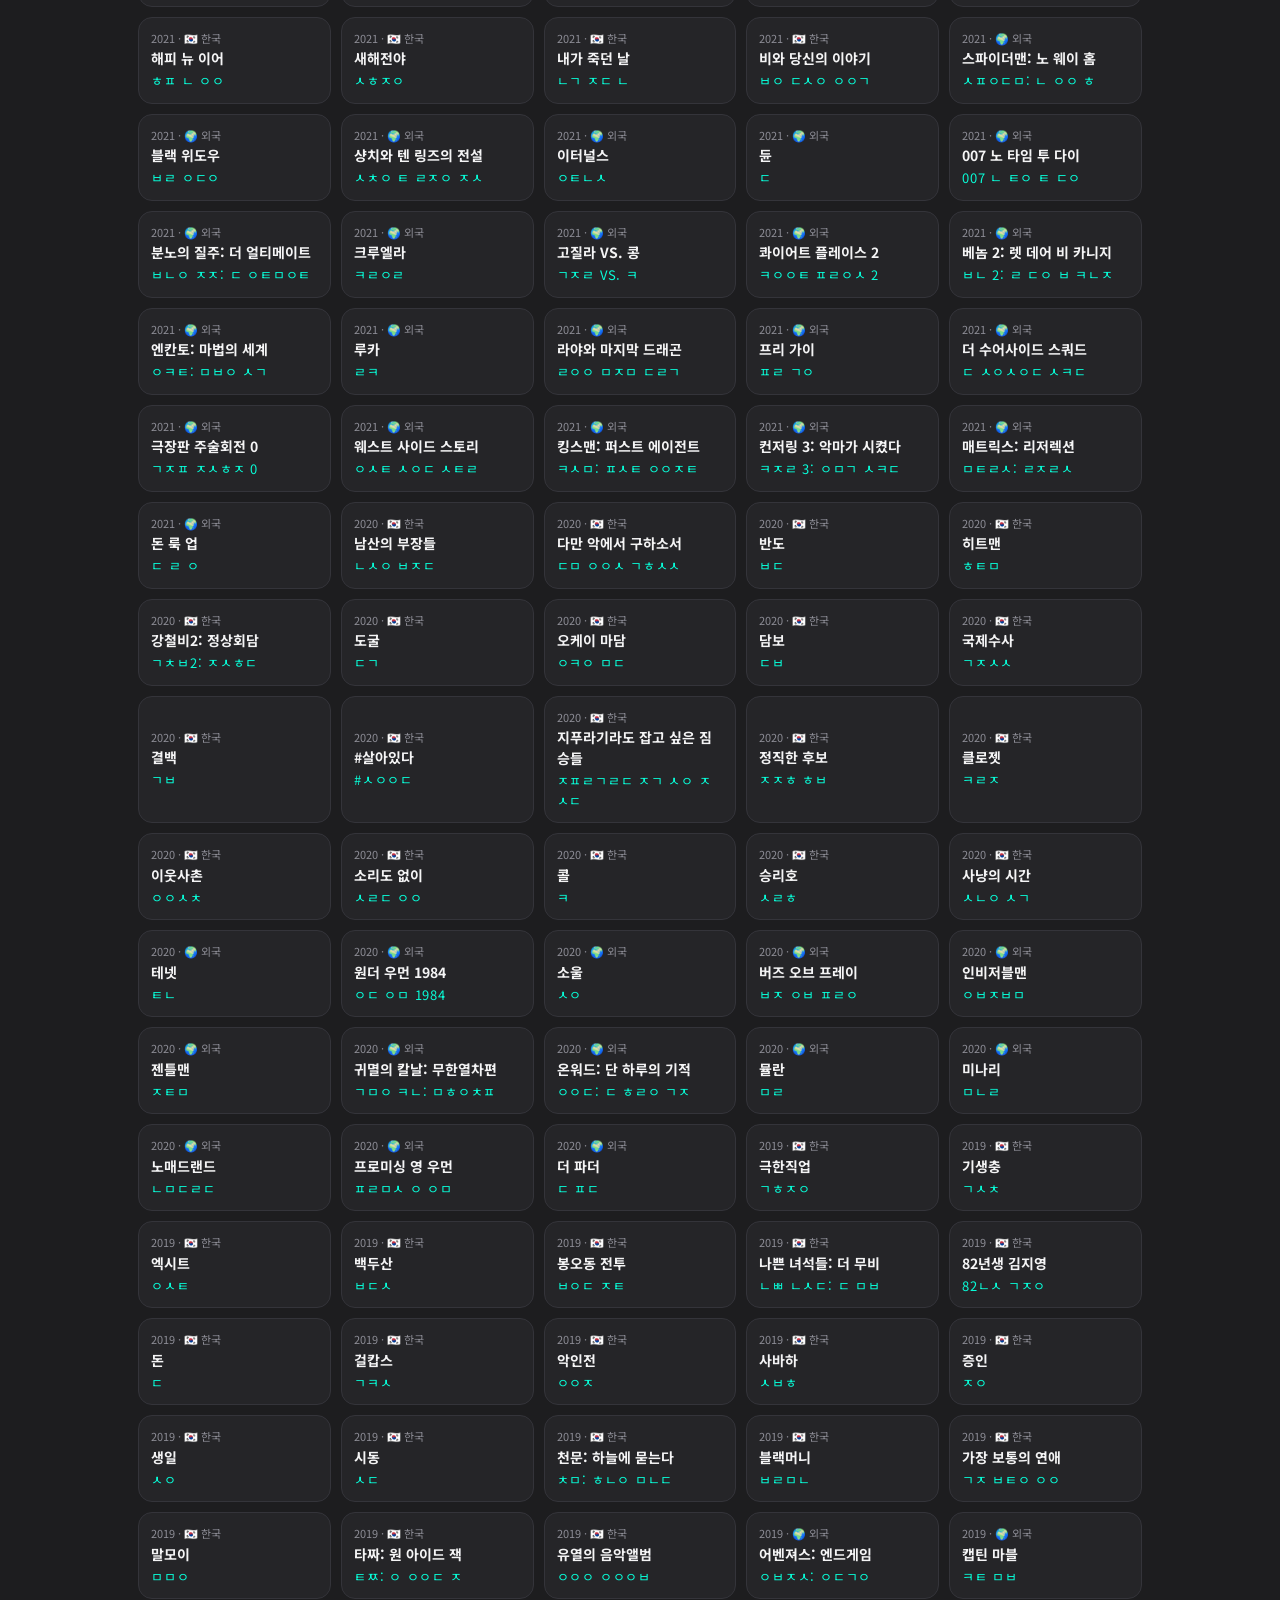
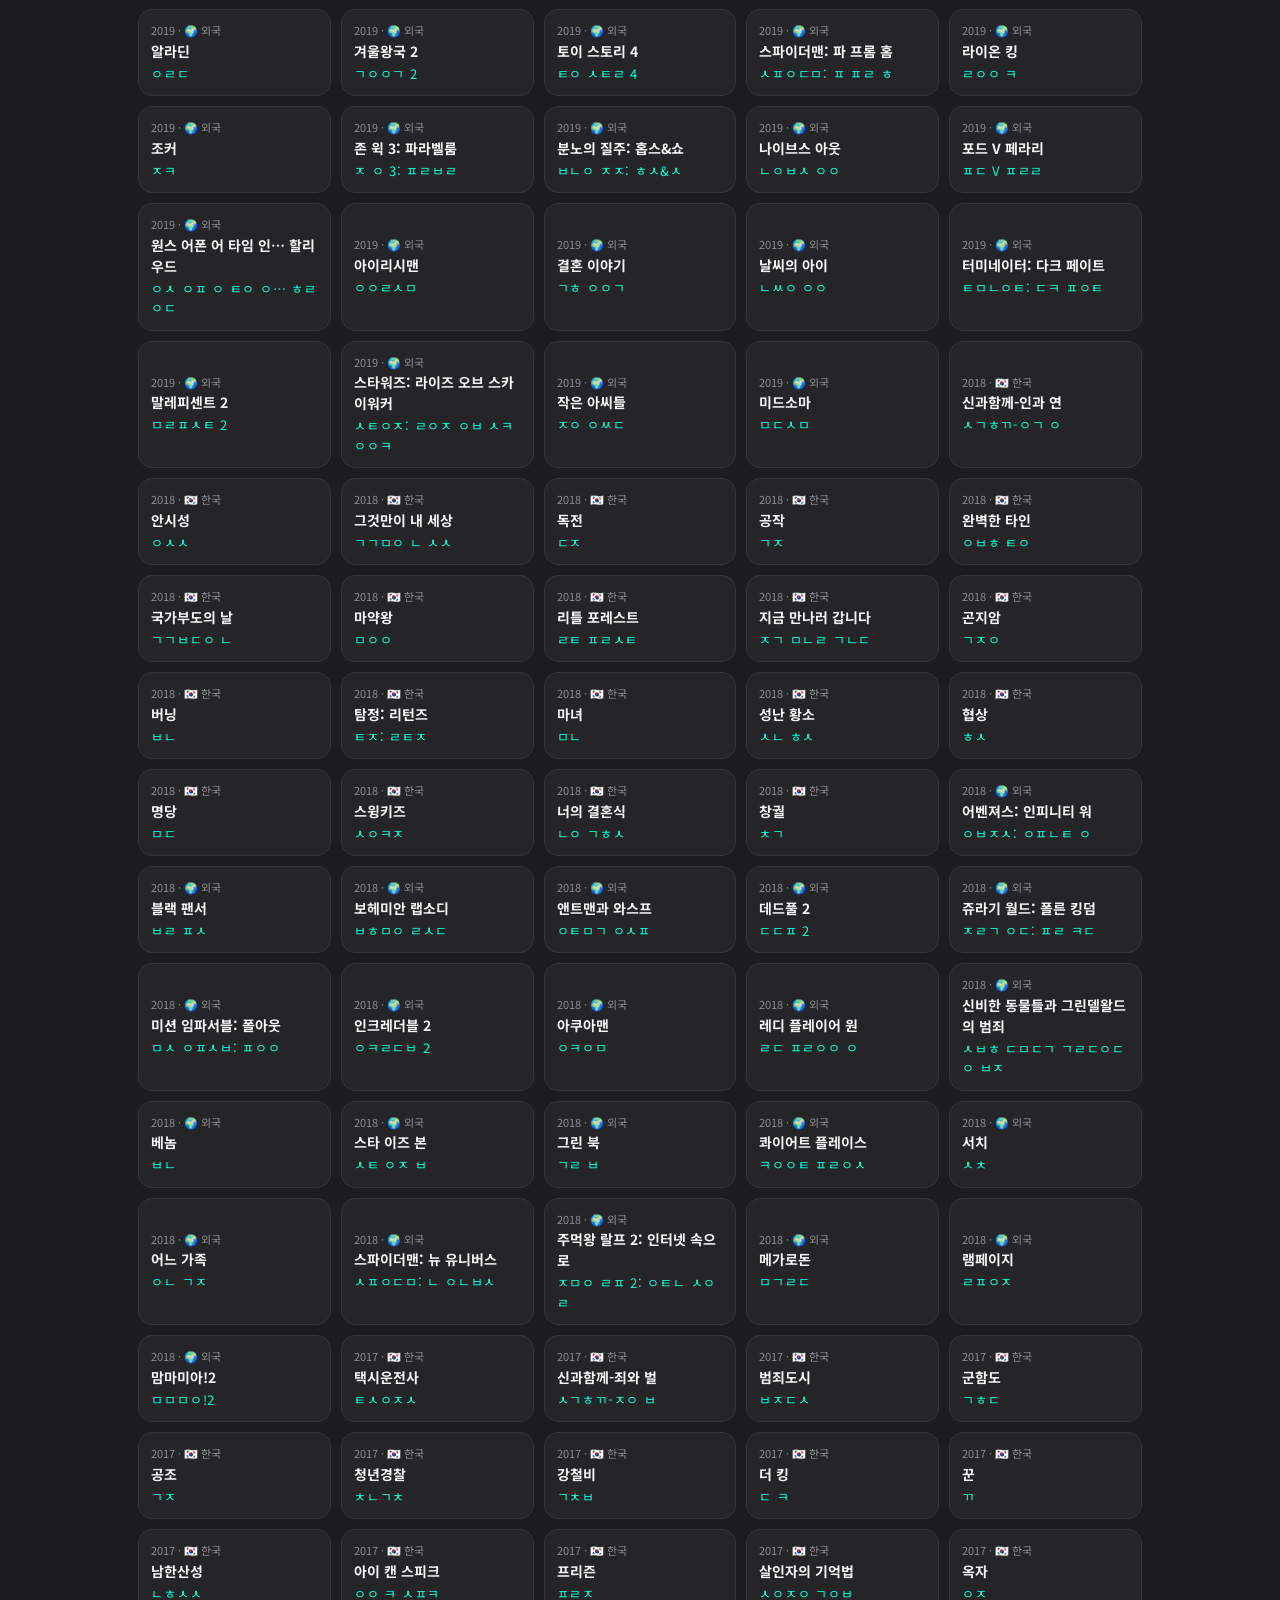
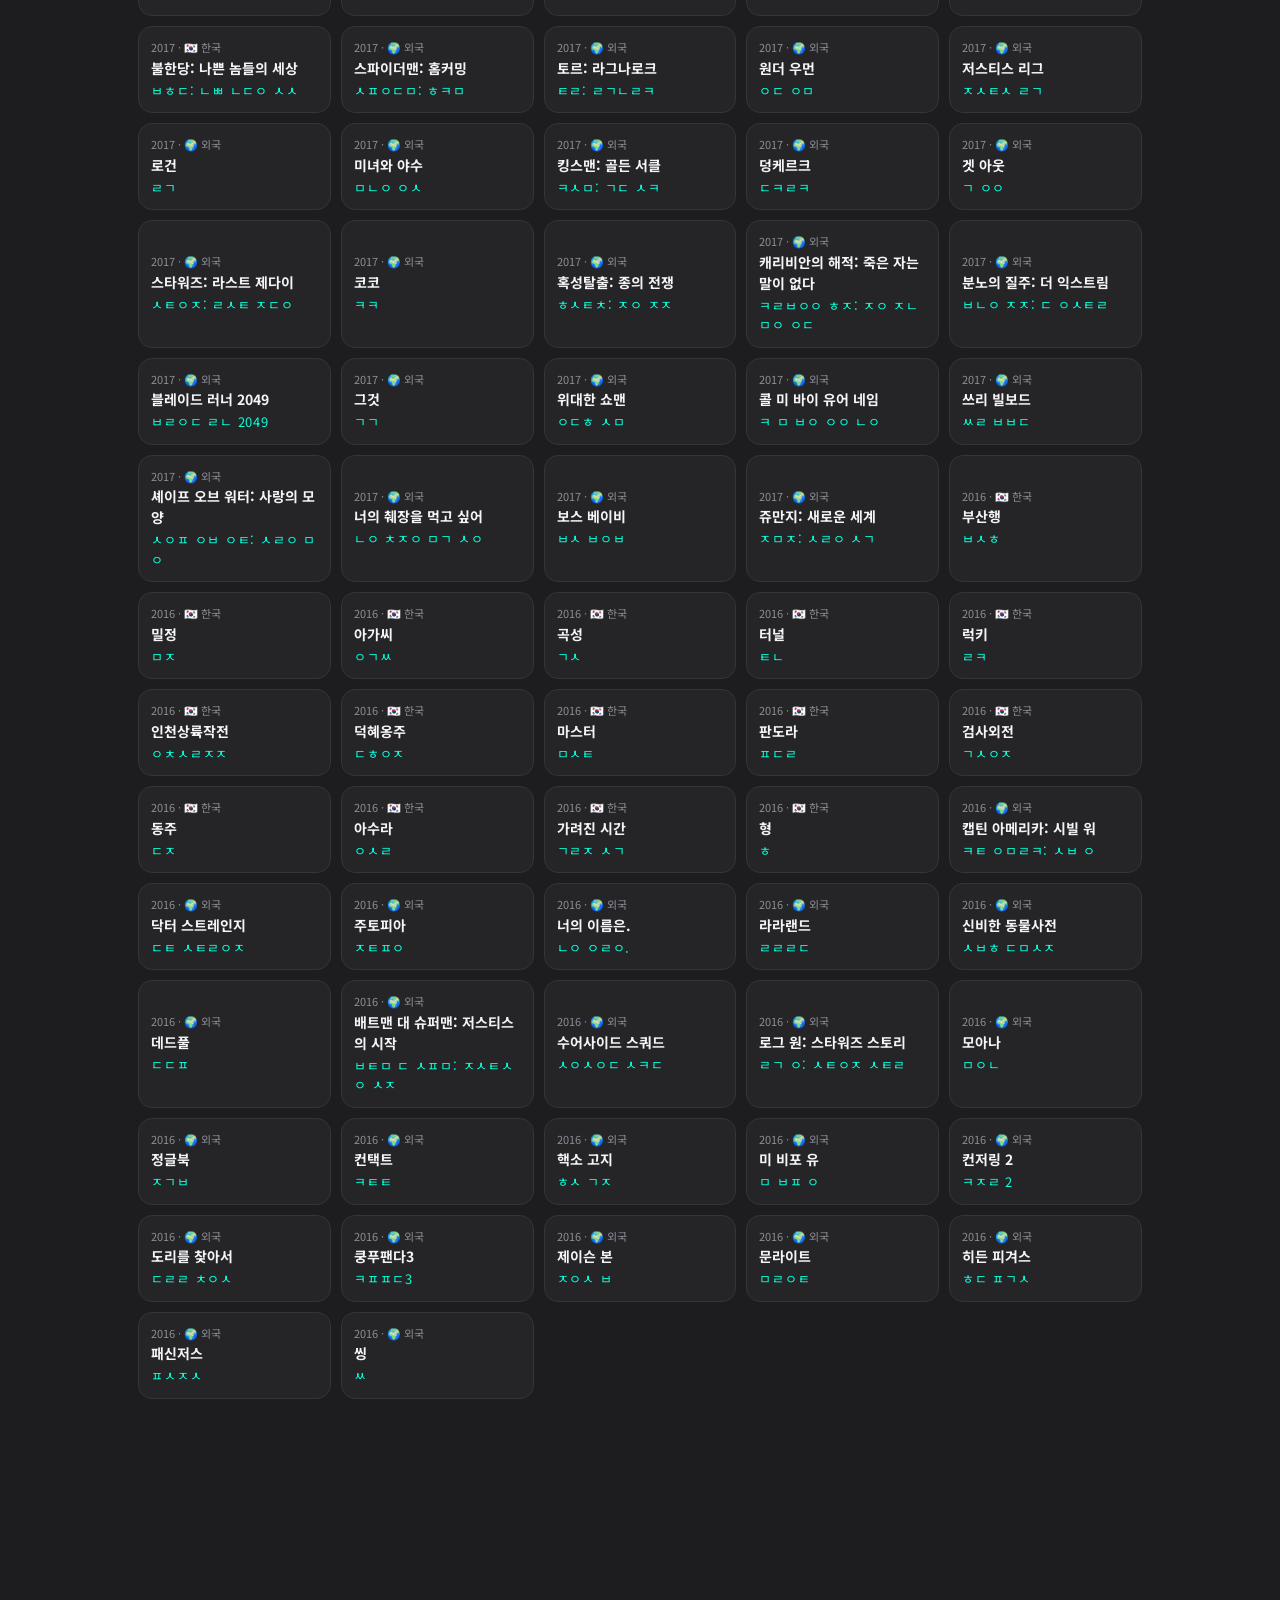
<file: chosung/admin.html>
<!doctype html>
<html lang="ko">
<head>
<meta charset="utf-8">
<meta name="viewport" content="width=device-width, initial-scale=1, viewport-fit=cover">
<meta name="robots" content="noindex">
<title>초성 퀴즈 관리자</title>
<link rel="preconnect" href="https://fonts.googleapis.com">
<link rel="preconnect" href="https://fonts.gstatic.com" crossorigin>
<link rel="stylesheet" href="https://fonts.googleapis.com/css2?family=Archivo:wght@800;900&family=Noto+Sans+KR:wght@400;700;900&display=swap">
<style>
:root{
  color-scheme: dark;
  --bg:#1d1d1f; --panel:#252528; --line:#34343a;
  --fg:#f4f4f5; --muted:#8d8d96; --pink:#fd2155; --mint:#08fdd8; --gold:#ffc94d;
  --display:"Archivo","Noto Sans KR",system-ui,sans-serif;
  --body:"Noto Sans KR",system-ui,-apple-system,"Apple SD Gothic Neo",sans-serif;
}
*{box-sizing:border-box}
body{margin:0;background:var(--bg);color:var(--fg);font-family:var(--body);line-height:1.5;padding-bottom:190px}
button,input,select{font:inherit;color:inherit}
:focus-visible{outline:2px solid var(--mint);outline-offset:3px}
header{display:flex;justify-content:space-between;align-items:center;gap:12px;flex-wrap:wrap;padding:16px max(16px,4vw);border-bottom:1px solid var(--line)}
header h1{margin:0;font:900 20px var(--display);letter-spacing:-.5px}
header h1 span{color:var(--pink)}
header h1 em{font:700 12px var(--body);color:var(--muted);font-style:normal;margin-left:8px;border:1px solid var(--line);border-radius:6px;padding:2px 6px;vertical-align:middle}
.status{display:flex;align-items:center;gap:8px;font-size:13px;color:var(--muted)}
.status i{width:8px;height:8px;border-radius:50%;background:var(--muted)}
.status.live i{background:var(--mint);box-shadow:0 0 0 4px rgba(8,253,216,.15)}
.status.offline i{background:var(--pink)}

.wrap{max-width:1080px;margin:0 auto;padding:20px max(16px,3vw)}
.share{display:flex;align-items:center;gap:10px;flex-wrap:wrap;font-size:14px;color:var(--muted);margin-bottom:20px}
.share code{background:var(--panel);border:1px solid var(--line);border-radius:8px;padding:6px 10px;color:var(--fg);word-break:break-all}
.small{border:1px solid var(--line);background:transparent;border-radius:8px;padding:6px 12px;cursor:pointer;font-size:13px;white-space:nowrap;text-decoration:none}
.small:hover{border-color:var(--mint);color:var(--mint)}
h2{font:800 13px var(--display);letter-spacing:2px;text-transform:uppercase;color:var(--mint);margin:0 0 10px}

.compose{background:var(--panel);border:1px solid var(--line);border-radius:18px;padding:18px;margin-bottom:28px}
.compose input{width:100%;background:var(--bg);border:1px solid var(--line);border-radius:12px;padding:14px 16px;font-size:18px;font-weight:700}
.compose input:focus{border-color:var(--mint);outline:none}
.pair{display:grid;grid-template-columns:1fr 1fr;gap:12px;margin-top:14px}
.pair > div{background:var(--bg);border:1px solid var(--line);border-radius:12px;padding:12px 14px;min-width:0}
.pair small{display:block;font-size:12px;color:var(--muted);margin-bottom:2px}
.pair .v{font-size:22px;font-weight:900;word-break:keep-all;overflow-wrap:anywhere}
.pair .cs .v{color:var(--mint);letter-spacing:.08em}
.pair .v:empty::before{content:"—";color:var(--muted);font-weight:400}
.warn{font-size:13px;color:var(--gold);margin:10px 0 0;min-height:0}
.warn:empty{display:none}
@media (max-width:560px){.pair{grid-template-columns:1fr}}

.tools{display:flex;justify-content:space-between;align-items:center;flex-wrap:wrap;gap:10px;margin-bottom:12px;font-size:14px;color:var(--muted)}
.tools .right{display:flex;gap:8px;flex-wrap:wrap}
.search{background:var(--panel);border:1px solid var(--line);border-radius:999px;padding:8px 14px;font-size:14px;min-width:0;width:240px;max-width:100%}
.search:focus{border-color:var(--mint);outline:none}
.grid{display:grid;grid-template-columns:repeat(auto-fill,minmax(160px,1fr));gap:10px}
.item{position:relative;background:var(--panel);border:1px solid var(--line);border-radius:14px;padding:12px 12px 12px;text-align:left;cursor:pointer;transition:border-color .15s}
.item:hover{border-color:var(--muted)}
.item .meta{display:block;font-size:11px;color:var(--muted);margin-bottom:2px}
.filters{display:flex;align-items:center;gap:10px;flex-wrap:wrap;margin-bottom:12px}
.tabs{display:flex;gap:6px;flex-wrap:wrap}
.tab{border:1px solid var(--line);background:transparent;border-radius:999px;padding:8px 16px;cursor:pointer;font-size:14px;font-weight:700;color:var(--muted);white-space:nowrap}
.tab small{font-weight:400;margin-left:6px;opacity:.8}
.tab:hover{color:var(--fg)}
.tab[aria-selected="true"]{background:var(--fg);border-color:var(--fg);color:var(--bg)}
.yearSel{background:var(--panel);border:1px solid var(--line);border-radius:999px;padding:8px 14px;font-size:14px;font-weight:700}
.item .t{display:block;font-size:14px;font-weight:700}
.item .c{display:block;font-size:13px;color:var(--mint);letter-spacing:.06em;margin-top:2px}
.item.sel{border-color:var(--pink);box-shadow:0 0 0 1px var(--pink) inset}
.item.used{opacity:.45}
.item.used .t::after{content:" ✓";color:var(--muted)}
.item.live{opacity:1;border-color:var(--mint);box-shadow:0 0 0 1px var(--mint) inset}
.item.live .t::after{content:" ● 출제 중";color:var(--mint);font-size:11px}
.empty{color:var(--muted);font-size:14px;padding:16px 0}

.dock{position:fixed;left:0;right:0;bottom:0;background:rgba(18,18,20,.96);backdrop-filter:blur(8px);border-top:1px solid var(--line);padding:14px max(16px,3vw) calc(14px + env(safe-area-inset-bottom,0px))}
.dock-in{max-width:1080px;margin:0 auto;display:flex;align-items:center;gap:16px;flex-wrap:wrap}
.preview{flex:1;min-width:200px}
.preview .t{font-weight:700}
.preview .c{color:var(--mint);letter-spacing:.06em;margin-left:8px}
.preview small{display:block;color:var(--muted);font-size:12px}
.btns{display:flex;gap:8px;flex-wrap:wrap}
.btn{border-radius:999px;padding:12px 22px;font-weight:700;cursor:pointer;background:var(--panel);border:1px solid var(--line)}
.btn.primary{background:var(--pink);border-color:var(--pink);color:#fff}
.btn.mint{border-color:var(--mint);color:var(--mint)}
.btn:disabled{opacity:.35;cursor:not-allowed}
.toast{min-height:20px;font-size:13px;color:var(--muted);flex-basis:100%;text-align:right}
.toast.err{color:var(--pink)}
</style>
</head>
<body>
<header>
  <h1>Cho<span>Sung</span><em>관리자</em></h1>
  <div class="status" id="status"><i></i><span>연결 중…</span></div>
</header>

<div class="wrap">
  <div class="share">
    참가자 페이지 <code id="link"></code>
    <button class="small" id="copyBtn">링크 복사</button>
    <a class="small" id="openLink" target="_blank" rel="noopener">새 창으로 열기</a>
  </div>

  <section class="compose">
    <h2>문제 만들기</h2>
    <input id="titleIn" placeholder="영화 제목을 입력하거나 아래 목록에서 고르세요" maxlength="60" autocomplete="off" aria-label="영화 제목">
    <div class="pair">
      <div><small>영화 제목 (관리자만 보임)</small><div class="v" id="pTitle"></div></div>
      <div class="cs"><small>초성 (참가자 화면에 나감)</small><div class="v" id="pCho"></div></div>
    </div>
    <p class="warn" id="warn"></p>
  </section>

  <h2>영화 목록</h2>
  <div class="filters">
    <div class="tabs" id="kinds" role="tablist" aria-label="한국/외국"></div>
    <select class="yearSel" id="year" aria-label="개봉 연도"></select>
  </div>
  <div class="tools">
    <input class="search" id="search" type="search" placeholder="제목이나 초성으로 찾기 (예: ㄱㅎ)" aria-label="목록 검색">
    <span class="right">
      <span id="usedCount" style="align-self:center"></span>
      <button class="small" id="randomBtn">🎲 랜덤 고르기</button>
      <button class="small" id="resetUsed">출제 기록 지우기</button>
    </span>
  </div>
  <div class="grid" id="grid"></div>
  <p class="empty" id="empty" hidden>조건에 맞는 영화가 없어요. 위 입력칸에 제목을 직접 써도 문제를 낼 수 있어요.</p>
</div>

<div class="dock">
  <div class="dock-in">
    <div class="preview" id="preview"></div>
    <div class="btns">
      <button class="btn primary" id="sendBtn" disabled>문제내기</button>
      <button class="btn mint" id="revealBtn" disabled>정답 공개</button>
      <button class="btn" id="clearBtn">화면 비우기</button>
    </div>
    <div class="toast" id="toast" aria-live="polite"></div>
  </div>
</div>

<!-- 영화 제목 목록(관리자 페이지에서만 불러옴) -->
<script src="titles.js"></script>
<script src="game.js"></script>
<script>
const $ = id => document.getElementById(id);
const USED_KEY = "chosung-used-v1";     // 출제한 제목들
const SENT_KEY = "chosung-sent-v1";     // 문제번호 → 제목 (정답 공개용, 이 브라우저에만 저장)
const load = (k, d) => { try { return JSON.parse(localStorage.getItem(k)) || d; } catch (e) { return d; } };
const save = (k, v) => { try { localStorage.setItem(k, JSON.stringify(v)); } catch (e) {} };

const BOOK = window.TITLES || [];
const TITLES = BOOK.map(m => m.title);
const INFO = Object.fromEntries(BOOK.map(m => [m.title, m]));
const FILTER_KEY = "chosung-filter-v1";
let filter = load(FILTER_KEY, { kind: "all", year: "all" });
let used = new Set(load(USED_KEY, []));
let sent = load(SENT_KEY, {});
let live = CS.EMPTY;

const viewerUrl = new URL("./", location.href).href;
$("link").textContent = viewerUrl;
$("openLink").href = viewerUrl;
$("copyBtn").onclick = () => navigator.clipboard.writeText(viewerUrl).then(() => toast("링크를 복사했어요."), () => toast("복사하지 못했어요. 직접 선택해 복사해 주세요.", true));

const current = () => $("titleIn").value.trim().replace(/\s+/g, " ");

// 영화 목록 카드
BOOK.forEach(({ title, year, kr }) => {
  const b = document.createElement("button");
  b.className = "item";
  b.dataset.title = title;
  b.innerHTML = `<span class="meta"></span><span class="t"></span><span class="c"></span>`;
  b.querySelector(".meta").textContent = `${year} · ${kr ? "🇰🇷 한국" : "🌍 외국"}`;
  b.querySelector(".t").textContent = title;
  b.querySelector(".c").textContent = CS.toChosung(title);
  b.onclick = () => { $("titleIn").value = title; render(); };
  b.ondblclick = () => { $("titleIn").value = title; send(); };
  $("grid").appendChild(b);
});

// 한국/외국, 연도 필터
const KINDS = [["all", "전체"], ["k", "🇰🇷 한국"], ["f", "🌍 외국"]];
KINDS.forEach(([v, name]) => {
  const t = document.createElement("button");
  t.className = "tab";
  t.dataset.kind = v;
  t.onclick = () => { filter.kind = v; save(FILTER_KEY, filter); render(); };
  t.append(name, document.createElement("small"));
  $("kinds").appendChild(t);
});
const YEARS = [...new Set(BOOK.map(m => m.year))].sort((a, b) => b - a);
[["all", "전체 연도"], ...YEARS.map(y => [String(y), `${y}년`])].forEach(([v, name]) => {
  const o = document.createElement("option");
  o.value = v; o.textContent = name;
  $("year").appendChild(o);
});
if (![...$("year").options].some(o => o.value === filter.year)) filter.year = "all";
$("year").value = filter.year;
$("year").onchange = () => { filter.year = $("year").value; save(FILTER_KEY, filter); render(); };

const kindOk = (m, kind) => kind === "all" || (kind === "k") === m.kr;
const yearOk = m => filter.year === "all" || String(m.year) === filter.year;

const matches = (title, q) => {
  const m = INFO[title];
  if (m && !(kindOk(m, filter.kind) && yearOk(m))) return false;
  if (!q) return true;
  const nq = q.replace(/\s+/g, "");
  return title.replace(/\s+/g, "").includes(nq) || CS.toChosung(title).replace(/\s+/g, "").includes(nq);
};

$("search").oninput = render;
$("titleIn").oninput = render;
$("titleIn").onkeydown = e => { if (e.key === "Enter" && !e.isComposing) send(); };

$("randomBtn").onclick = () => {
  const liveTitle = sent[live.q];
  const pool = TITLES.filter(t => matches(t, $("search").value.trim()) && t !== liveTitle);
  const fresh = pool.filter(t => !used.has(t));
  const from = fresh.length ? fresh : pool;
  if (!from.length) return;
  $("titleIn").value = from[Math.floor(Math.random() * from.length)];
  render();
  const el = [...$("grid").children].find(b => b.dataset.title === current());
  if (el) el.scrollIntoView({ block: "center", behavior: "smooth" });
  if (!fresh.length) toast("지금 보이는 목록의 문제를 다 냈어요. 이미 낸 문제 중에서 골랐어요.");
};

function problemOf(title) {
  if (!title) return "";
  if (!/[가-힣]/.test(title)) return "한글이 없는 제목이에요. 초성으로 바꿀 글자가 없어 문제를 낼 수 없어요.";
  if (/[A-Za-z]/.test(title)) return "⚠️ 영어 글자는 초성으로 바뀌지 않고 그대로 참가자 화면에 보여요.";
  return "";
}

function render() {
  const title = current();
  const cho = CS.toChosung(title);
  $("pTitle").textContent = title;
  $("pCho").textContent = title ? cho : "";
  const warn = problemOf(title);
  $("warn").textContent = warn;
  const ok = !!title && /[가-힣]/.test(title);

  const q = $("search").value.trim();
  const liveTitle = live.q ? sent[live.q] : null;
  let shown = 0;
  [...$("grid").children].forEach(b => {
    const t = b.dataset.title;
    b.hidden = !matches(t, q);
    if (!b.hidden) shown++;
    b.classList.toggle("sel", t === title);
    b.classList.toggle("used", used.has(t) && t !== liveTitle);
    b.classList.toggle("live", !!liveTitle && t === liveTitle);
  });
  $("empty").hidden = shown > 0;
  $("usedCount").textContent = `${shown}편` + (used.size ? ` · ${used.size}개 출제함` : "");
  [...$("kinds").children].forEach(t => {
    t.setAttribute("aria-selected", String(t.dataset.kind === filter.kind));
    t.querySelector("small").textContent = BOOK.filter(m => kindOk(m, t.dataset.kind) && yearOk(m)).length;
  });

  const p = $("preview");
  p.innerHTML = "";
  const head = document.createElement("div");
  if (ok) {
    head.innerHTML = `<small>낼 문제</small><span class="t"></span><span class="c"></span>`;
    head.querySelector(".t").textContent = title;
    head.querySelector(".c").textContent = cho;
  } else {
    head.innerHTML = `<small>낼 문제</small><span class="t" style="color:var(--muted)">제목을 입력하거나 목록에서 골라 주세요</span>`;
  }
  p.appendChild(head);
  if (live.q) {
    const s = document.createElement("small");
    s.style.marginTop = "2px";
    s.textContent = `지금 참가자 화면: ${live.c}` + (liveTitle ? ` (${liveTitle})` : "") + (live.title ? " · 정답 공개됨" : "");
    p.appendChild(s);
  }
  $("sendBtn").disabled = !ok;
  $("revealBtn").disabled = !live.q || !!live.title || !liveTitle;
  $("revealBtn").title = live.q && !liveTitle ? "다른 기기에서 낸 문제라 이 화면에서는 정답을 모릅니다." : "";
}

let tt;
function toast(text, err) {
  $("toast").textContent = text;
  $("toast").className = "toast" + (err ? " err" : "");
  clearTimeout(tt);
  if (!err) tt = setTimeout(() => { $("toast").textContent = ""; }, 3500);
}

function post(msg, okText) {
  ["sendBtn", "revealBtn", "clearBtn"].forEach(id => $(id).disabled = true);
  return CS.publish(msg)
    .then(() => { toast(okText); return true; })
    .catch(e => {
      toast(e.status === 429
        ? "전송 한도를 넘었어요 (ntfy.sh 무료: 인터넷 주소(IP)당 12시간에 250개). 잠시 후 다시 시도하거나 다른 네트워크에서 보내 주세요."
        : `전송하지 못했어요 (${e.message}). 인터넷 연결을 확인해 주세요.`, true);
      return false;
    })
    .finally(() => { $("clearBtn").disabled = false; render(); });
}

async function send() {
  const title = current();
  if (!title || !/[가-힣]/.test(title) || $("sendBtn").disabled) return;
  const q = CS.newNonce();
  const msg = { t: "q", q, c: CS.toChosung(title) };
  if (CS.canHash) msg.h = await CS.hash(q, title);
  // 먼저 저장해 두어야 내 구독으로 돌아온 메시지를 받았을 때 제목을 알 수 있다.
  sent[q] = title;
  const keys = Object.keys(sent);
  if (keys.length > 300) keys.slice(0, keys.length - 300).forEach(k => delete sent[k]);
  save(SENT_KEY, sent);
  const ok = await post(msg, `"${title}" 문제를 냈어요. (${msg.c})`);
  if (ok) { used.add(title); save(USED_KEY, [...used]); $("titleIn").value = ""; render(); }
}
$("sendBtn").onclick = send;
$("revealBtn").onclick = () => {
  const title = sent[live.q];
  if (live.q && title) post({ t: "a", q: live.q, title }, "정답을 공개했어요.");
};
$("clearBtn").onclick = () => post({ t: "c" }, "참가자 화면을 비웠어요.");
$("resetUsed").onclick = () => {
  if (!used.size || confirm("출제 기록(✓ 표시)을 모두 지울까요?")) { used.clear(); save(USED_KEY, []); render(); }
};

CS.subscribe(msg => {
  live = CS.reduceState(live, msg);
  render();
}, s => {
  $("status").className = "status " + s;
  $("status").querySelector("span").textContent = CS.statusText(s);
});
render();
</script>
</body>
</html>
</file>
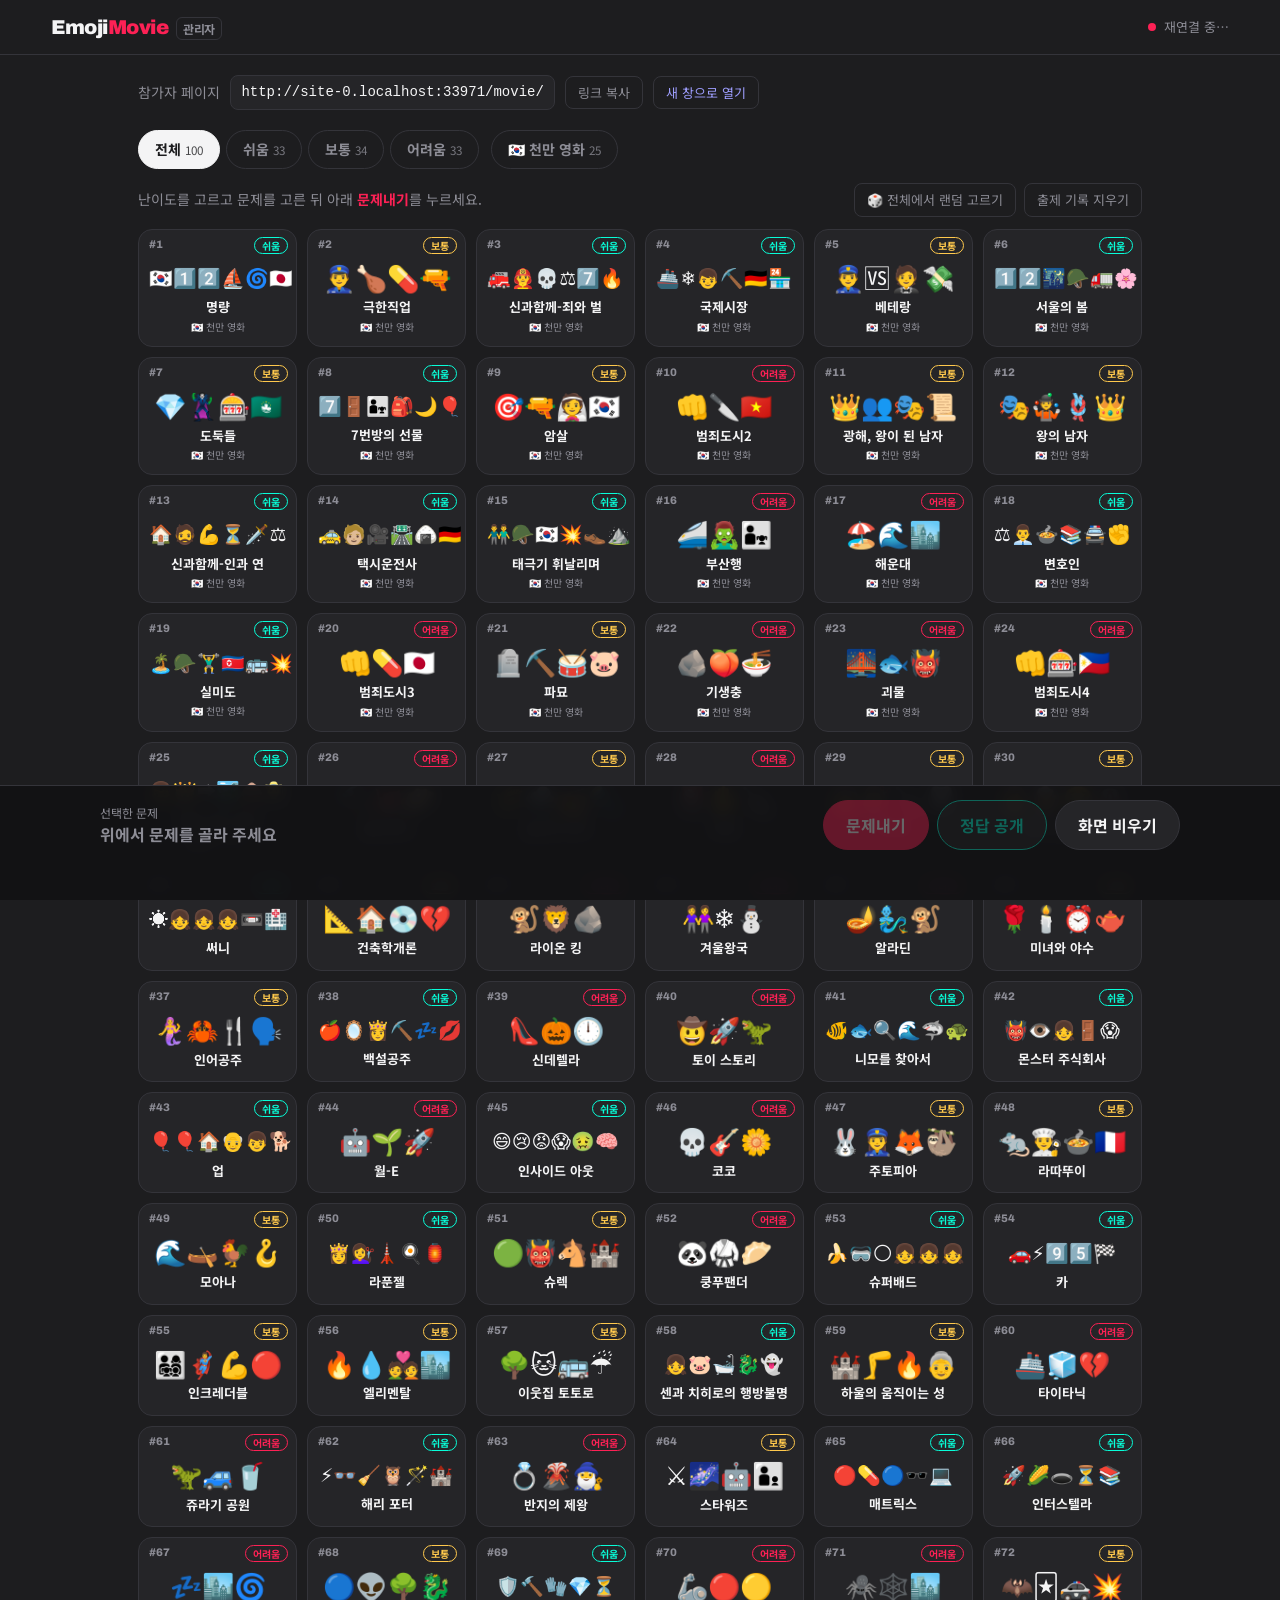
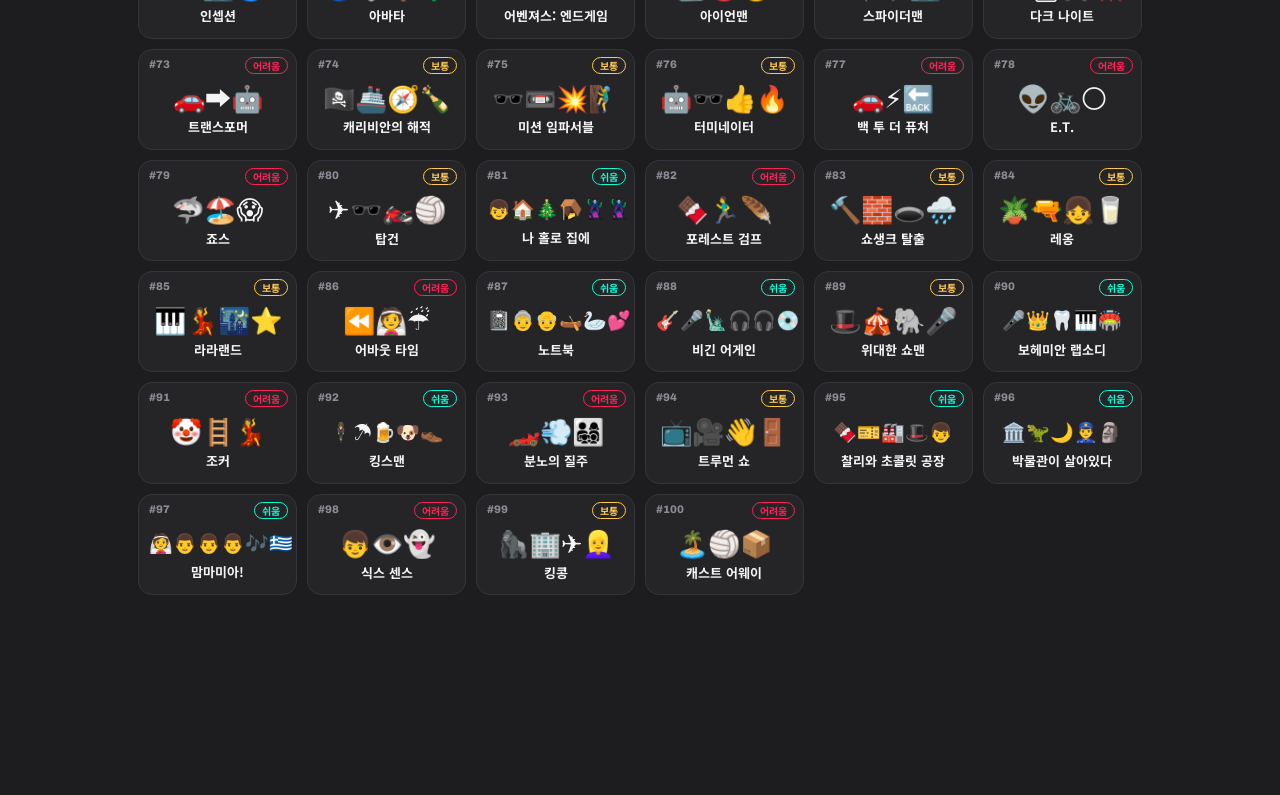
<file: movie/admin.html>
<!doctype html>
<html lang="ko">
<head>
<meta charset="utf-8">
<meta name="viewport" content="width=device-width, initial-scale=1, viewport-fit=cover">
<meta name="robots" content="noindex">
<title>이모지 영화 관리자</title>
<link rel="preconnect" href="https://fonts.googleapis.com">
<link rel="preconnect" href="https://fonts.gstatic.com" crossorigin>
<link rel="stylesheet" href="https://fonts.googleapis.com/css2?family=Archivo:wght@800;900&family=Noto+Sans+KR:wght@400;700;900&display=swap">
<style>
:root{
  color-scheme: dark;
  --bg:#1d1d1f; --panel:#252528; --line:#34343a;
  --fg:#f4f4f5; --muted:#8d8d96; --pink:#fd2155; --mint:#08fdd8; --gold:#ffc94d;
  --display:"Archivo","Noto Sans KR",system-ui,sans-serif;
  --body:"Noto Sans KR",system-ui,-apple-system,"Apple SD Gothic Neo",sans-serif;
}
*{box-sizing:border-box}
body{margin:0;background:var(--bg);color:var(--fg);font-family:var(--body);line-height:1.5;padding-bottom:180px}
button{font:inherit;color:inherit}
:focus-visible{outline:2px solid var(--mint);outline-offset:3px}
header{display:flex;justify-content:space-between;align-items:center;gap:12px;flex-wrap:wrap;padding:16px max(16px,4vw);border-bottom:1px solid var(--line)}
header h1{margin:0;font:900 20px var(--display);letter-spacing:-.5px}
header h1 span{color:var(--pink)}
header h1 em{font:700 12px var(--body);color:var(--muted);font-style:normal;margin-left:8px;border:1px solid var(--line);border-radius:6px;padding:2px 6px;vertical-align:middle}
.status{display:flex;align-items:center;gap:8px;font-size:13px;color:var(--muted)}
.status i{width:8px;height:8px;border-radius:50%;background:var(--muted)}
.status.live i{background:var(--mint);box-shadow:0 0 0 4px rgba(8,253,216,.15)}
.status.offline i{background:var(--pink)}

.wrap{max-width:1080px;margin:0 auto;padding:20px max(16px,3vw)}
.share{display:flex;align-items:center;gap:10px;flex-wrap:wrap;font-size:14px;color:var(--muted);margin-bottom:20px}
.share code{background:var(--panel);border:1px solid var(--line);border-radius:8px;padding:6px 10px;color:var(--fg);word-break:break-all}
.small{border:1px solid var(--line);background:transparent;border-radius:8px;padding:6px 12px;cursor:pointer;font-size:13px;white-space:nowrap}
.small:hover{border-color:var(--mint);color:var(--mint)}
.tools{display:flex;justify-content:space-between;align-items:center;flex-wrap:wrap;gap:10px;margin-bottom:12px;font-size:14px;color:var(--muted)}

.grid{display:grid;grid-template-columns:repeat(auto-fill,minmax(148px,1fr));gap:10px}
.item{position:relative;background:var(--panel);border:1px solid var(--line);border-radius:14px;padding:26px 10px 12px;text-align:center;cursor:pointer;transition:border-color .15s,transform .15s}
.item:hover{border-color:var(--muted)}
.item .no{position:absolute;top:8px;left:10px;font:800 11px var(--display);color:var(--muted)}
.item .e{display:block;font-size:26px;line-height:1.3;margin:4px 0 4px;white-space:nowrap}
.item .e.long{font-size:19px;line-height:1.75}
.item .k{display:block;font-size:10px;color:var(--muted);margin-top:2px}
.item .t{display:block;font-size:13px;font-weight:700}
.item.sel{border-color:var(--pink);box-shadow:0 0 0 1px var(--pink) inset}
.item.used{opacity:.45}
.item.used .no::after{content:" ✓ 출제함"}
.item.live{opacity:1;border-color:var(--mint);box-shadow:0 0 0 1px var(--mint) inset}
.item.live .no{color:var(--mint)}
.item.live .no::after{content:" ● 출제 중"}
.item .lv{position:absolute;top:7px;right:8px;font-size:10px;font-weight:700;border-radius:999px;padding:0 7px;border:1px solid currentColor}
.lv1{color:var(--mint)} .lv2{color:var(--gold)} .lv3{color:var(--pink)}

.tabs{display:flex;gap:6px;flex-wrap:wrap;margin-bottom:14px}
.tab{border:1px solid var(--line);background:transparent;border-radius:999px;padding:8px 16px;cursor:pointer;font-size:14px;font-weight:700;color:var(--muted);white-space:nowrap}
.tab small{font-weight:400;margin-left:4px;opacity:.8}
.tab:hover{color:var(--fg)}
.tab[aria-selected="true"]{background:var(--fg);border-color:var(--fg);color:var(--bg)}
.tab.lv1[aria-selected="true"]{background:var(--mint);border-color:var(--mint)}
.tab.lv2[aria-selected="true"]{background:var(--gold);border-color:var(--gold)}
.tab.lv3[aria-selected="true"]{background:var(--pink);border-color:var(--pink);color:#fff}
.tab.kr{margin-left:6px}
.tab.kr[aria-selected="true"]{background:#4f7cff;border-color:#4f7cff;color:#fff}
.tools .right{display:flex;gap:8px;flex-wrap:wrap}

.dock{position:fixed;left:0;right:0;bottom:0;background:rgba(18,18,20,.96);backdrop-filter:blur(8px);border-top:1px solid var(--line);padding:14px max(16px,3vw) calc(14px + env(safe-area-inset-bottom,0px))}
.dock-in{max-width:1080px;margin:0 auto;display:flex;align-items:center;gap:16px;flex-wrap:wrap}
.preview{flex:1;min-width:200px;display:flex;align-items:center;gap:12px}
.preview .e{font-size:36px;line-height:1}
.preview .t{font-weight:700}
.preview small{display:block;color:var(--muted);font-size:12px}
.btns{display:flex;gap:8px;flex-wrap:wrap}
.btn{border:0;border-radius:999px;padding:12px 22px;font-weight:700;cursor:pointer;background:var(--panel);border:1px solid var(--line)}
.btn.primary{background:var(--pink);border-color:var(--pink);color:#fff}
.btn.mint{border-color:var(--mint);color:var(--mint)}
.btn:disabled{opacity:.35;cursor:not-allowed}
.toast{min-height:20px;font-size:13px;color:var(--muted);flex-basis:100%;text-align:right}
.toast.err{color:var(--pink)}
</style>
</head>
<body>
<header>
  <h1>Emoji<span>Movie</span><em>관리자</em></h1>
  <div class="status" id="status"><i></i><span>연결 중…</span></div>
</header>

<div class="wrap">
  <div class="share">
    참가자 페이지 <code id="link"></code>
    <button class="small" id="copyBtn">링크 복사</button>
    <a class="small" id="openLink" target="_blank" rel="noopener" style="text-decoration:none">새 창으로 열기</a>
  </div>
  <div class="tabs" id="tabs" role="tablist" aria-label="난이도"></div>
  <div class="tools">
    <span>난이도를 고르고 문제를 고른 뒤 아래 <b style="color:var(--pink)">문제내기</b>를 누르세요. <span id="usedCount"></span></span>
    <span class="right">
      <button class="small" id="randomBtn">🎲 이 난이도에서 랜덤 고르기</button>
      <button class="small" id="resetUsed">출제 기록 지우기</button>
    </span>
  </div>
  <div class="grid" id="grid"></div>
</div>

<div class="dock">
  <div class="dock-in">
    <div class="preview" id="preview"></div>
    <div class="btns">
      <button class="btn primary" id="sendBtn" disabled>문제내기</button>
      <button class="btn mint" id="revealBtn" disabled>정답 공개</button>
      <button class="btn" id="clearBtn">화면 비우기</button>
    </div>
    <div class="toast" id="toast" aria-live="polite"></div>
  </div>
</div>

<script src="movies.js"></script>
<script>
const $ = id => document.getElementById(id);
const USED_KEY = "emoji-movie-used-v2";   // 문제 목록을 새로 짜면서 번호가 바뀌어 기록도 새로 시작
const LEVEL_KEY = "emoji-movie-level";
let selected = null;
let level = 0;   // 0 = 전체, 1 쉬움, 2 보통, 3 어려움, "k" = 천만 한국 영화
try { const v = localStorage.getItem(LEVEL_KEY); level = v === "k" ? "k" : (LEVELS[Number(v)] ? Number(v) : 0); } catch (e) {}
let live = { id: null, revealed: false };
let used = new Set();
try { used = new Set(JSON.parse(localStorage.getItem(USED_KEY) || "[]")); } catch (e) {}
const saveUsed = () => { try { localStorage.setItem(USED_KEY, JSON.stringify([...used])); } catch (e) {} };

const viewerUrl = new URL("./", location.href).href;
$("link").textContent = viewerUrl;
$("openLink").href = viewerUrl;
$("copyBtn").onclick = () => navigator.clipboard.writeText(viewerUrl).then(() => toast("링크를 복사했어요."), () => toast("복사하지 못했어요. 직접 선택해 복사해 주세요.", true));

// 문제 카드 그리기
MOVIES.forEach(m => {
  const b = document.createElement("button");
  b.className = "item";
  b.dataset.id = m.id;
  b.innerHTML = `<span class="no"></span><span class="lv lv${m.level}"></span><span class="e"></span><span class="t"></span>`;
  b.querySelector(".no").textContent = `#${m.id}`;
  b.querySelector(".lv").textContent = LEVELS[m.level];
  b.querySelector(".e").textContent = m.emoji;
  if (emojiCount(m.emoji) > 4) b.querySelector(".e").classList.add("long");
  b.querySelector(".t").textContent = m.title;
  if (m.k10m) b.insertAdjacentHTML("beforeend", `<span class="k">🇰🇷 천만 영화</span>`);
  b.onclick = () => { selected = m.id; render(); };
  b.ondblclick = () => { selected = m.id; send(); };
  $("grid").appendChild(b);
});

// 난이도 탭
const TABS = [0, 1, 2, 3, "k"];
const tabName = l => l === "k" ? "🇰🇷 천만 영화" : l ? LEVELS[l] : "전체";
const tabMatch = (l, m) => l === "k" ? !!m.k10m : (!l || m.level === l);
TABS.forEach(l => {
  const t = document.createElement("button");
  t.className = "tab" + (l === "k" ? " kr" : l ? ` lv${l}` : "");
  t.setAttribute("role", "tab");
  t.dataset.level = l;
  t.onclick = () => {
    level = l;
    try { localStorage.setItem(LEVEL_KEY, String(l)); } catch (e) {}
    render();
  };
  $("tabs").appendChild(t);
});

const inLevel = m => tabMatch(level, m);

// 현재 난이도에서 아직 안 낸 문제 중 하나를 무작위로 고른다 (다 냈으면 전체에서).
$("randomBtn").onclick = () => {
  const pool = MOVIES.filter(inLevel).filter(m => m.id !== live.id);
  const fresh = pool.filter(m => !used.has(m.id));
  const from = fresh.length ? fresh : pool;
  if (!from.length) return;
  selected = from[Math.floor(Math.random() * from.length)].id;
  render();
  document.querySelector(`.item[data-id="${selected}"]`).scrollIntoView({ block: "center", behavior: "smooth" });
  if (!fresh.length) toast(`${level ? tabName(level) : "모든"} 문제를 다 냈어요. 이미 낸 문제 중에서 골랐어요.`);
};

function render() {
  [...$("tabs").children].forEach(t => {
    const l = t.dataset.level === "k" ? "k" : Number(t.dataset.level);
    const list = MOVIES.filter(m => tabMatch(l, m));
    const done = list.filter(m => used.has(m.id)).length;
    t.setAttribute("aria-selected", String(l === level));
    t.innerHTML = "";
    t.append(tabName(l));
    const c = document.createElement("small");
    c.textContent = done ? `${done}/${list.length}` : String(list.length);
    t.appendChild(c);
  });
  $("randomBtn").textContent = `🎲 ${tabName(level)}에서 랜덤 고르기`;

  [...$("grid").children].forEach(b => {
    const id = Number(b.dataset.id);
    b.hidden = !inLevel(findMovie(id));
    b.classList.toggle("sel", id === selected);
    b.classList.toggle("used", used.has(id) && id !== live.id);
    b.classList.toggle("live", id === live.id);
  });
  $("usedCount").textContent = used.size ? `(${used.size}/${MOVIES.length} 출제함)` : "";

  const cur = findMovie(live.id), sel = findMovie(selected);
  const p = $("preview");
  if (sel) {
    p.innerHTML = `<span class="e"></span><div><small>선택한 문제</small><span class="t"></span></div>`;
    p.querySelector(".e").textContent = sel.emoji;
    if (emojiCount(sel.emoji) > 4) p.querySelector(".e").style.fontSize = "26px";
    p.querySelector(".t").textContent = `#${sel.id} ${sel.title} · ${LEVELS[sel.level]}`;
  } else {
    p.innerHTML = `<div><small>선택한 문제</small><span class="t" style="color:var(--muted)">위에서 문제를 골라 주세요</span></div>`;
  }
  if (cur) {
    const s = document.createElement("small");
    s.style.marginTop = "2px";
    s.textContent = `지금 화면: #${cur.id} ${cur.title}${live.revealed ? " (정답 공개됨)" : ""}`;
    p.lastElementChild.appendChild(s);
  }
  $("sendBtn").disabled = !sel;
  $("revealBtn").disabled = !cur || live.revealed;
}

let tt;
function toast(text, err) {
  $("toast").textContent = text;
  $("toast").className = "toast" + (err ? " err" : "");
  clearTimeout(tt);
  // 오류는 다음 동작 전까지 남겨 둔다.
  if (!err) tt = setTimeout(() => { $("toast").textContent = ""; }, 3500);
}

function post(msg, okText) {
  const btns = ["sendBtn", "revealBtn", "clearBtn"].map($);
  btns.forEach(b => b.disabled = true);
  return publish(msg)
    .then(() => { toast(okText); return true; })
    .catch(e => {
      toast(e.status === 429
        ? "전송 한도를 넘었어요 (ntfy.sh 무료: 인터넷 주소(IP)당 12시간에 250개). 잠시 후 다시 시도하거나 다른 네트워크(예: 휴대폰 데이터)에서 보내 주세요."
        : `전송하지 못했어요 (${e.message}). 인터넷 연결을 확인해 주세요.`, true);
      return false;
    })
    .finally(() => { $("clearBtn").disabled = false; render(); });
}

function send() {
  const m = findMovie(selected);
  if (!m) return;
  post({ t: "q", id: m.id }, `#${m.id} 문제를 냈어요.`).then(sent => {
    if (sent) { used.add(m.id); saveUsed(); render(); }
  });
}
$("sendBtn").onclick = send;
$("revealBtn").onclick = () => {
  if (live.id) post({ t: "a", id: live.id }, "정답을 공개했어요.");
};
$("clearBtn").onclick = () => post({ t: "c" }, "참가자 화면을 비웠어요.");
$("resetUsed").onclick = () => {
  if (!used.size || confirm("출제 기록(✓ 표시)을 모두 지울까요?")) { used.clear(); saveUsed(); render(); }
};

// 참가자 화면과 같은 채널을 구독해서 '지금 화면에 뭐가 떠 있는지' 표시
subscribe(msg => {
  live = reduceState(live, msg);
  render();
}, s => {
  $("status").className = "status " + s;
  $("status").querySelector("span").textContent =
    s === "live" ? "실시간 연결됨" : s === "connecting" ? "연결 중…" : "재연결 중…";
});
render();
</script>
</body>
</html>
</file>
